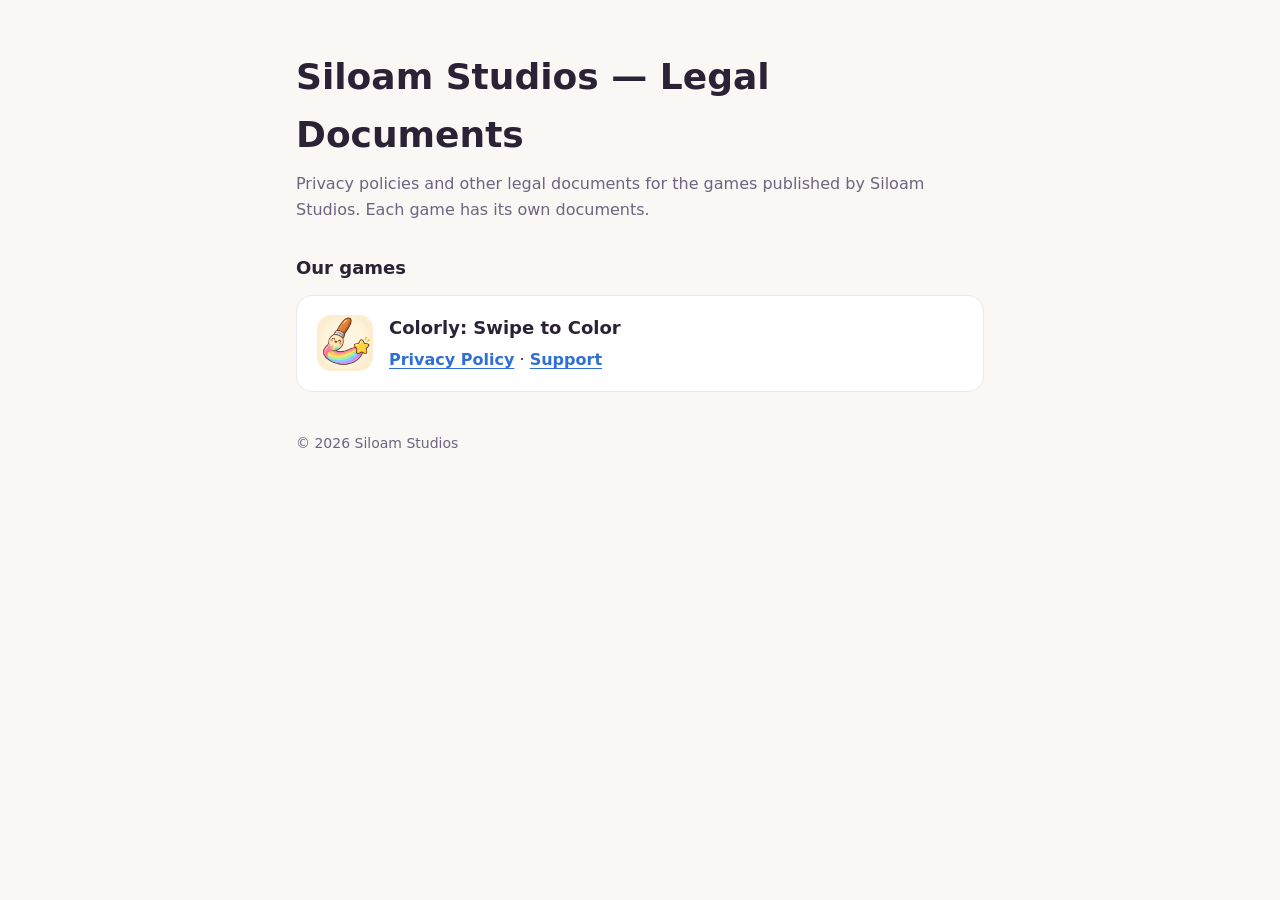
<file: index.html>
<!doctype html>
<html lang="en">
<head>
<meta charset="utf-8">
<meta name="viewport" content="width=device-width, initial-scale=1">
<title>Siloam Studios Legal</title>
<meta name="description" content="Privacy policies and legal documents for Siloam Studios games.">
<style>
  :root { --ink: #2B2236; --muted: #6E6480; --line: #ECE6F0; --card: #FFFFFF; --bg: #FAF7F4; --link: #2F6FD6; }
  * { box-sizing: border-box; }
  body {
    margin: 0; background: var(--bg); color: var(--ink); line-height: 1.6;
    font-family: system-ui, -apple-system, "Segoe UI", Roboto, sans-serif;
  }
  main { max-width: 720px; margin: 0 auto; padding: 48px 16px; }
  h1 { font-size: clamp(26px, 6vw, 36px); margin: 0 0 8px; }
  .intro { color: var(--muted); margin: 0 0 32px; }
  h2 { font-size: 18px; margin: 0 0 12px; }
  ul.games { list-style: none; margin: 0; padding: 0; }
  .game {
    background: var(--card); border: 1px solid var(--line); border-radius: 16px;
    padding: 18px 20px; margin-bottom: 14px; display: flex; align-items: center; gap: 16px;
  }
  .game img { width: 56px; height: 56px; border-radius: 14px; flex: none; }
  .game h3 { margin: 0 0 4px; font-size: 18px; }
  .game a { color: var(--link); font-weight: 600; text-underline-offset: 3px; }
  footer { margin-top: 40px; color: var(--muted); font-size: 14px; }
</style>
</head>
<body>
<main>
  <h1>Siloam Studios — Legal Documents</h1>
  <p class="intro">Privacy policies and other legal documents for the games published by Siloam Studios. Each game has its own documents.</p>
  <h2>Our games</h2>
  <ul class="games">
    <li class="game">
      <img src="colorly/privacy/icon.png" alt="" width="56" height="56">
      <div>
        <h3>Colorly: Swipe to Color</h3>
        <a href="colorly/privacy/">Privacy Policy</a> · <a href="colorly/support/">Support</a>
      </div>
    </li>
  </ul>
  <footer>© 2026 Siloam Studios</footer>
</main>
</body>
</html>
</file>
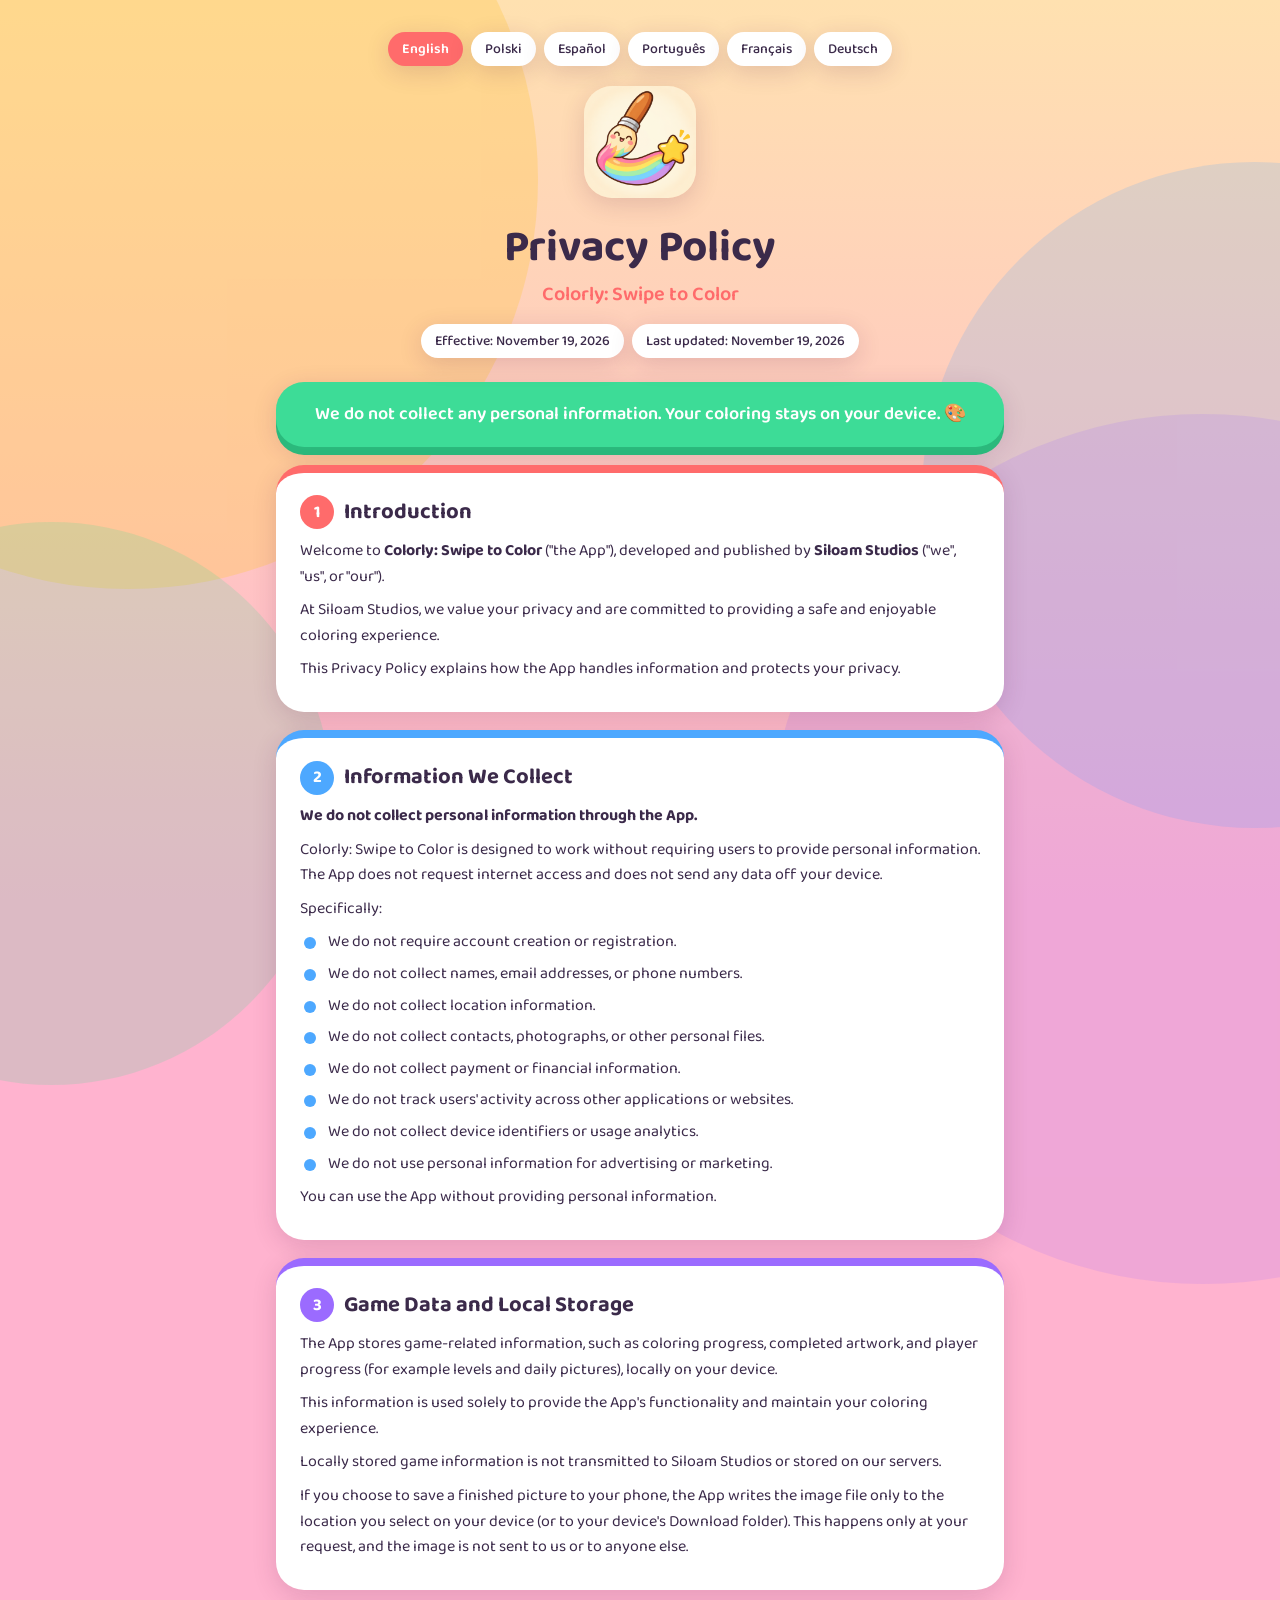
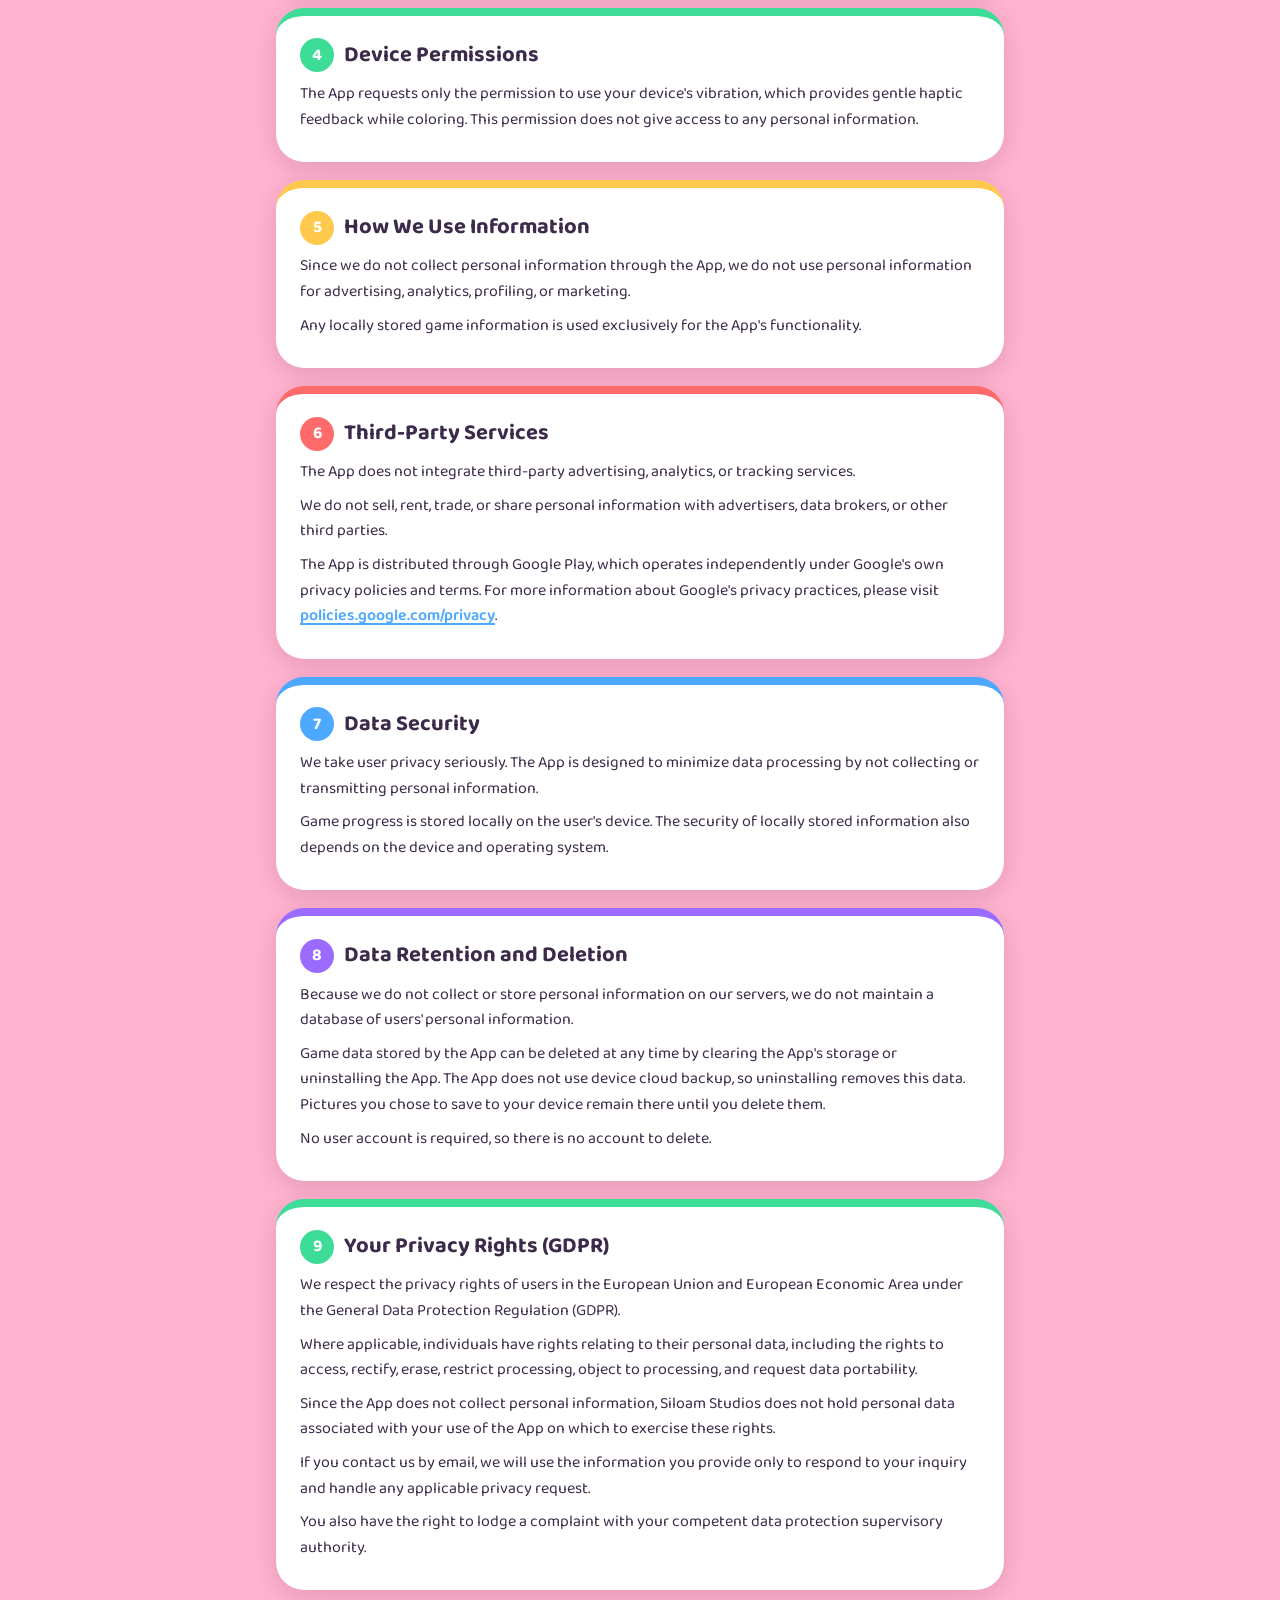
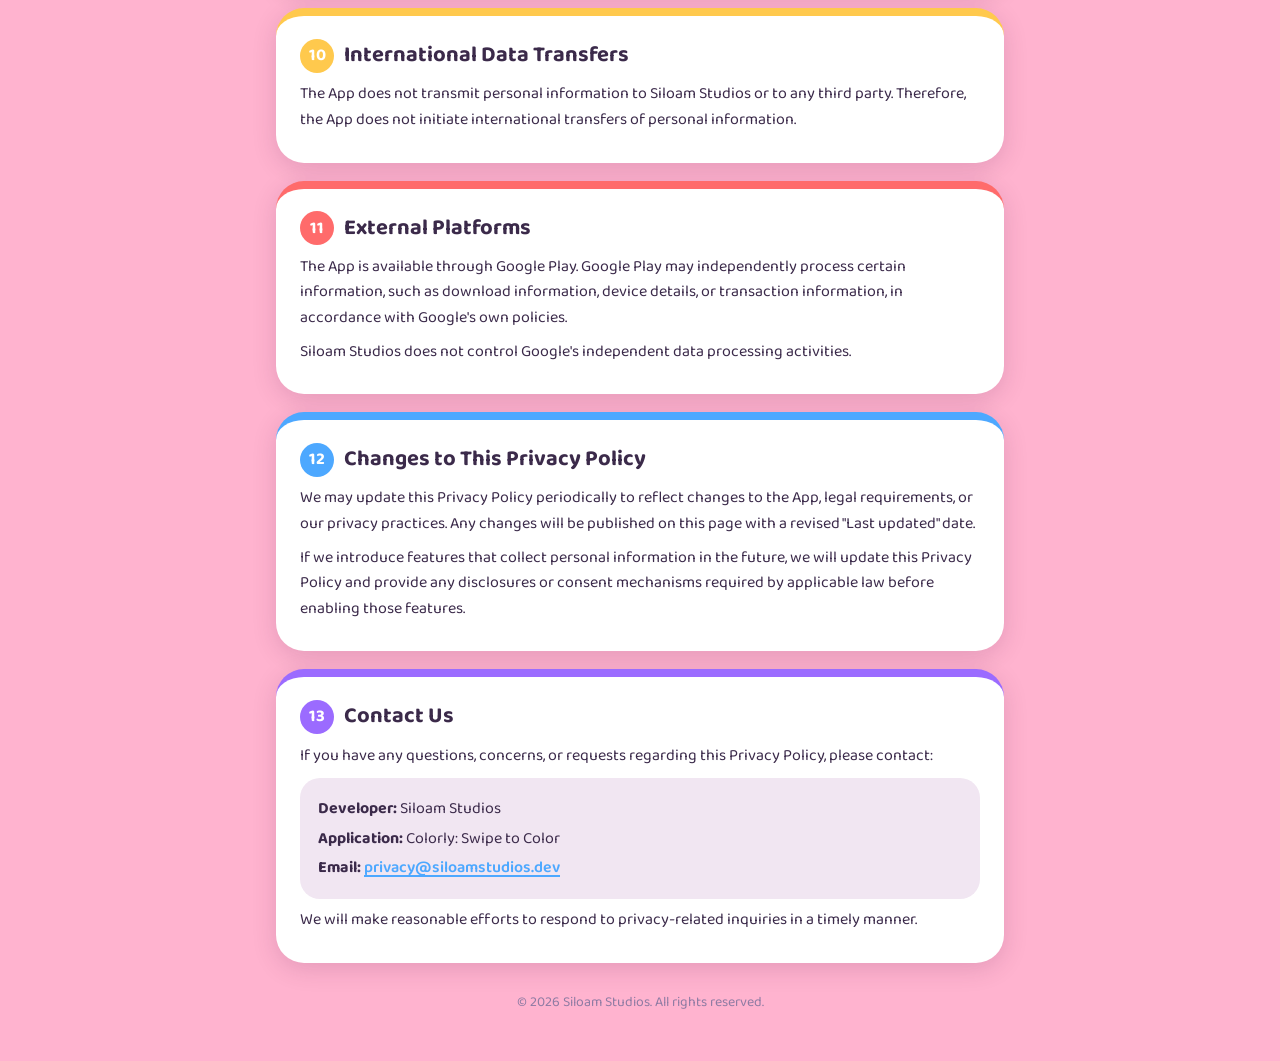
<file: colorly/privacy/index.html>
<!doctype html>
<html lang="en">
<head>
<meta charset="utf-8">
<title>Colorly Privacy Policy</title>
<meta name="viewport" content="width=device-width, initial-scale=1">
<link rel="canonical" href="https://legal.siloamstudios.dev/colorly/privacy/en/">
<meta http-equiv="refresh" content="0; url=/colorly/privacy/en/">
<script>
  var langs = ["en", "pl", "es", "pt", "fr", "de"];
  var code = (navigator.language || "en").slice(0, 2).toLowerCase();
  location.replace("/colorly/privacy/" + (langs.indexOf(code) >= 0 ? code : "en") + "/");
</script>
</head>
<body>
<p><a href="/colorly/privacy/en/">Colorly Privacy Policy</a></p>
</body>
</html>
</file>
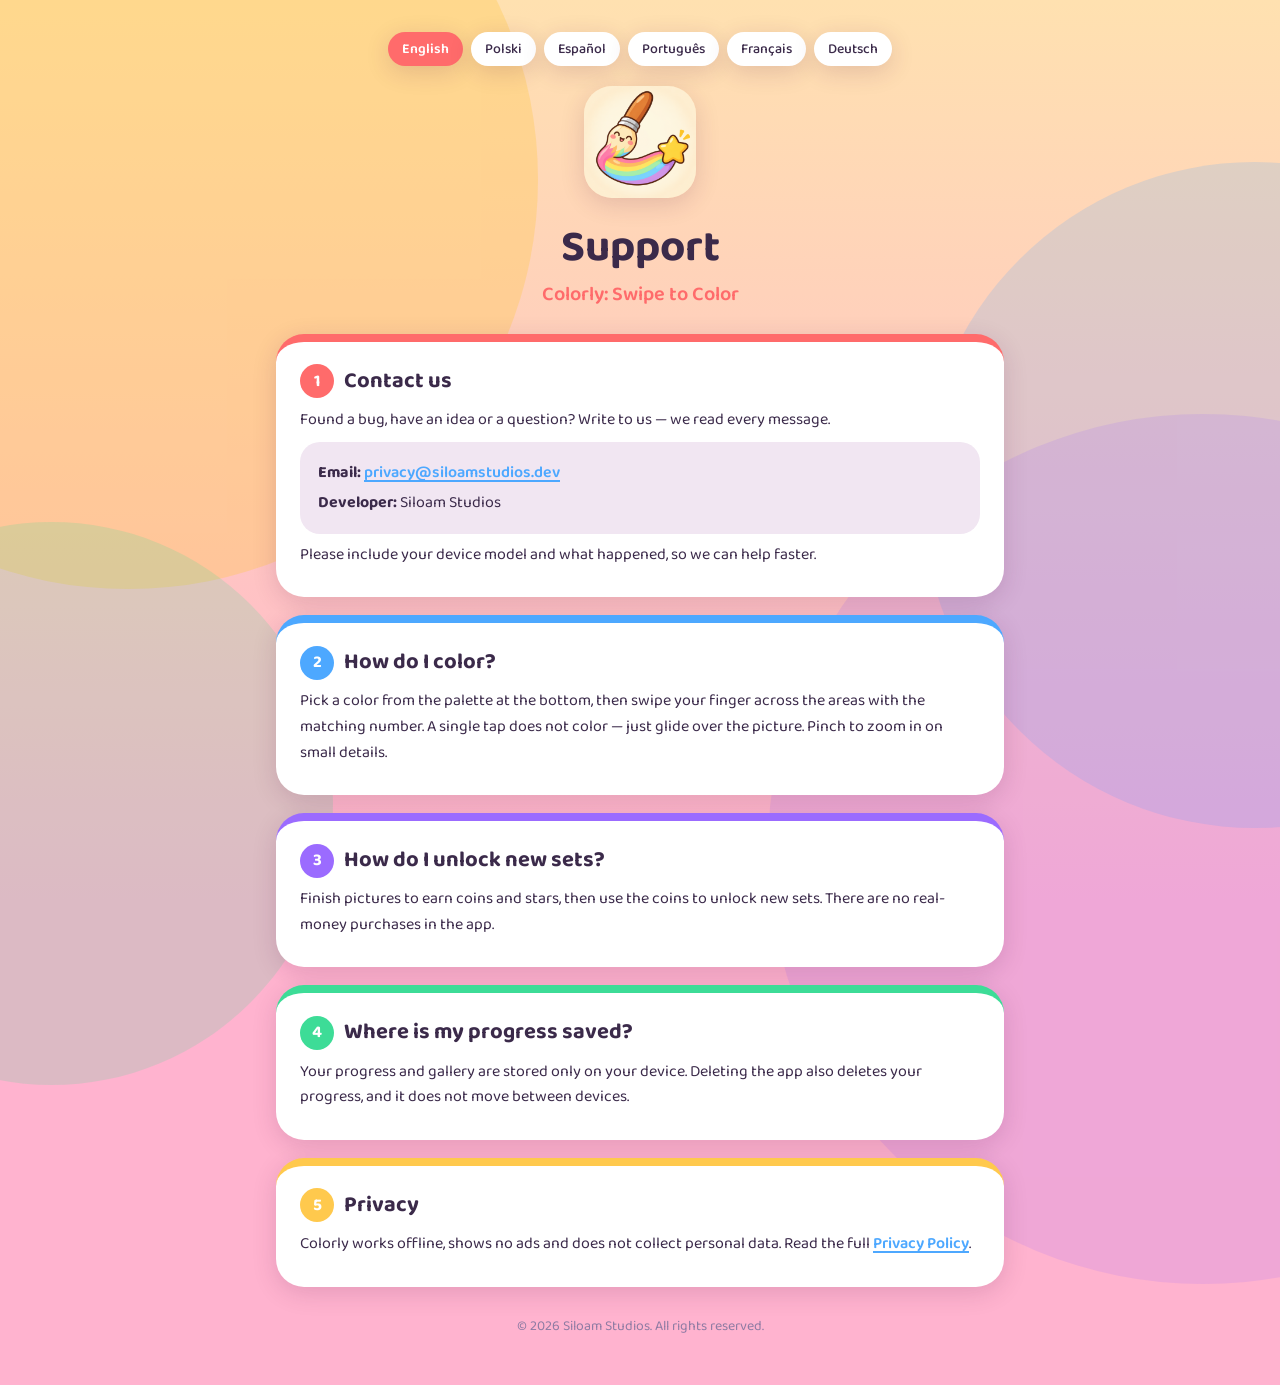
<file: colorly/support/index.html>
<!doctype html>
<html lang="en">
<head>
<meta charset="utf-8">
<title>Colorly Support</title>
<meta name="viewport" content="width=device-width, initial-scale=1">
<link rel="canonical" href="https://legal.siloamstudios.dev/colorly/support/en/">
<meta http-equiv="refresh" content="0; url=/colorly/support/en/">
<script>
  var langs = ["en", "pl", "es", "pt", "fr", "de"];
  var code = (navigator.language || "en").slice(0, 2).toLowerCase();
  location.replace("/colorly/support/" + (langs.indexOf(code) >= 0 ? code : "en") + "/");
</script>
</head>
<body>
<p><a href="/colorly/support/en/">Colorly Support</a></p>
</body>
</html>
</file>
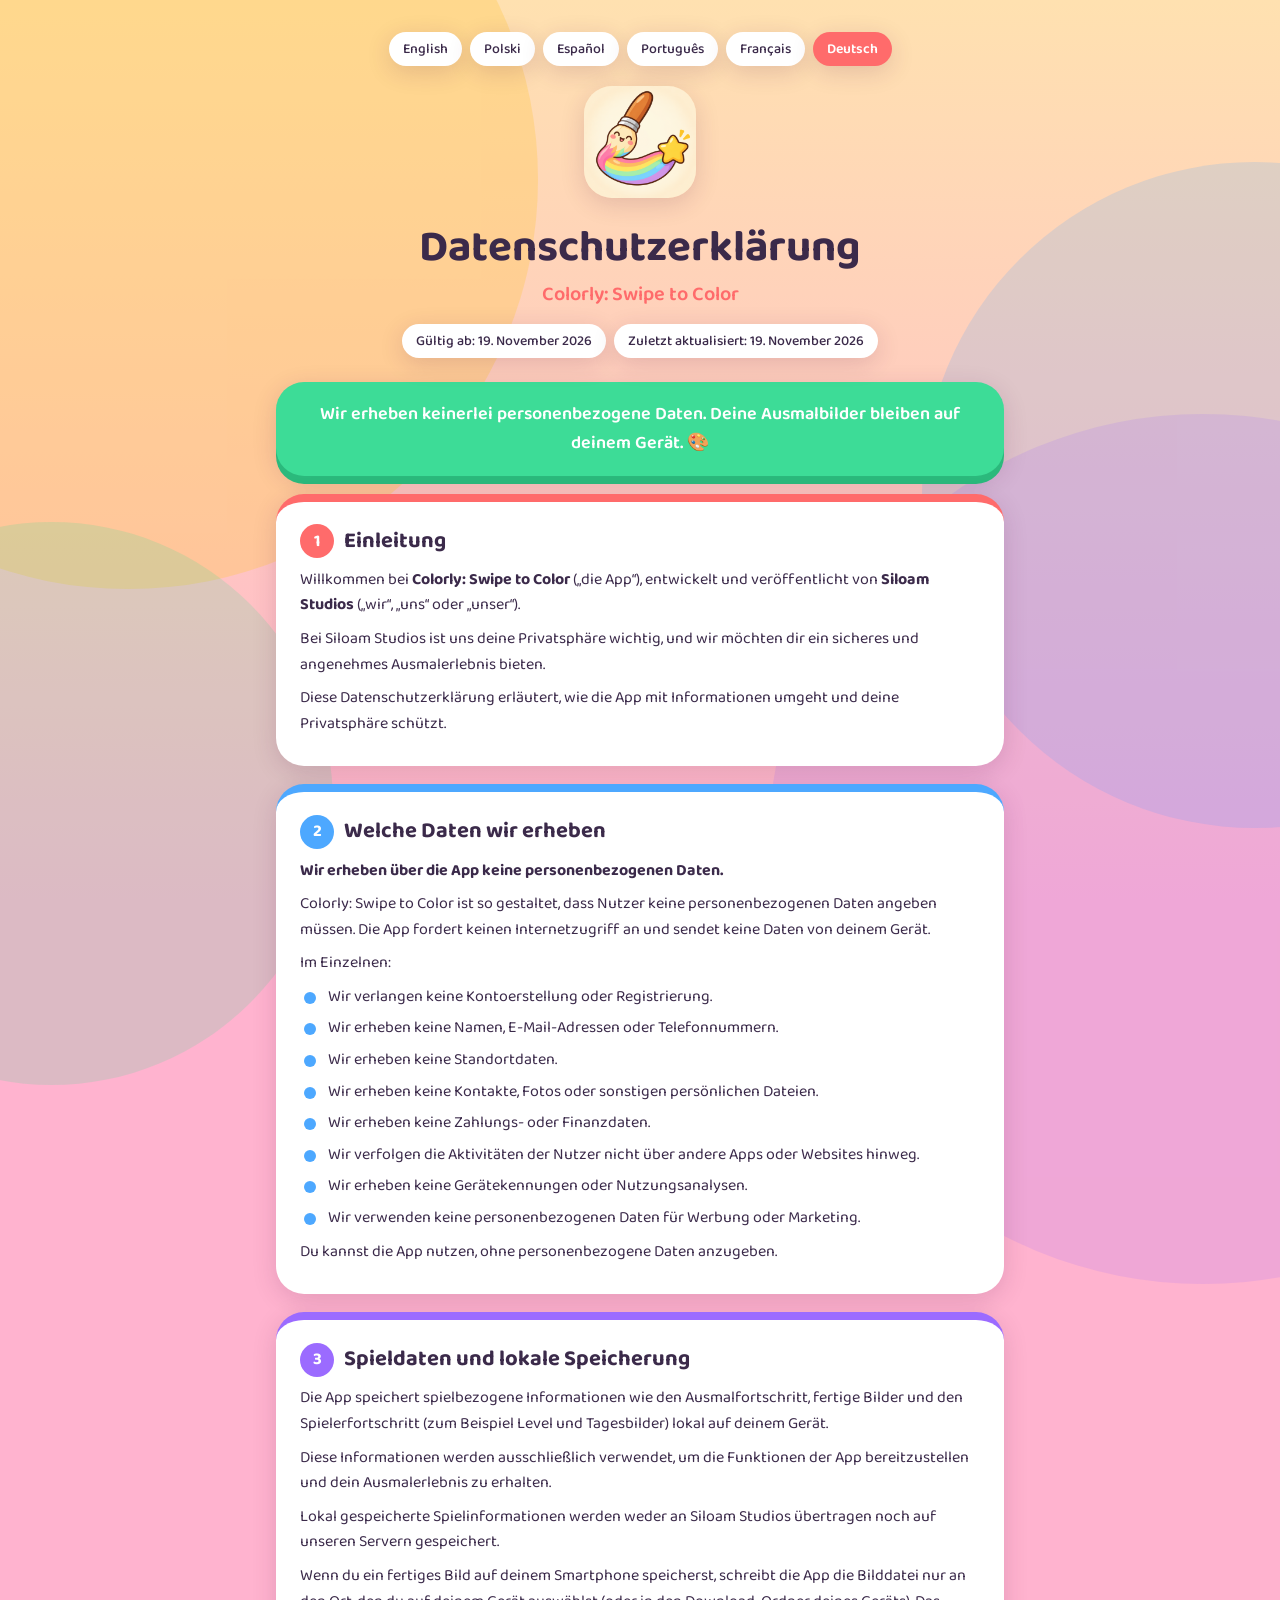
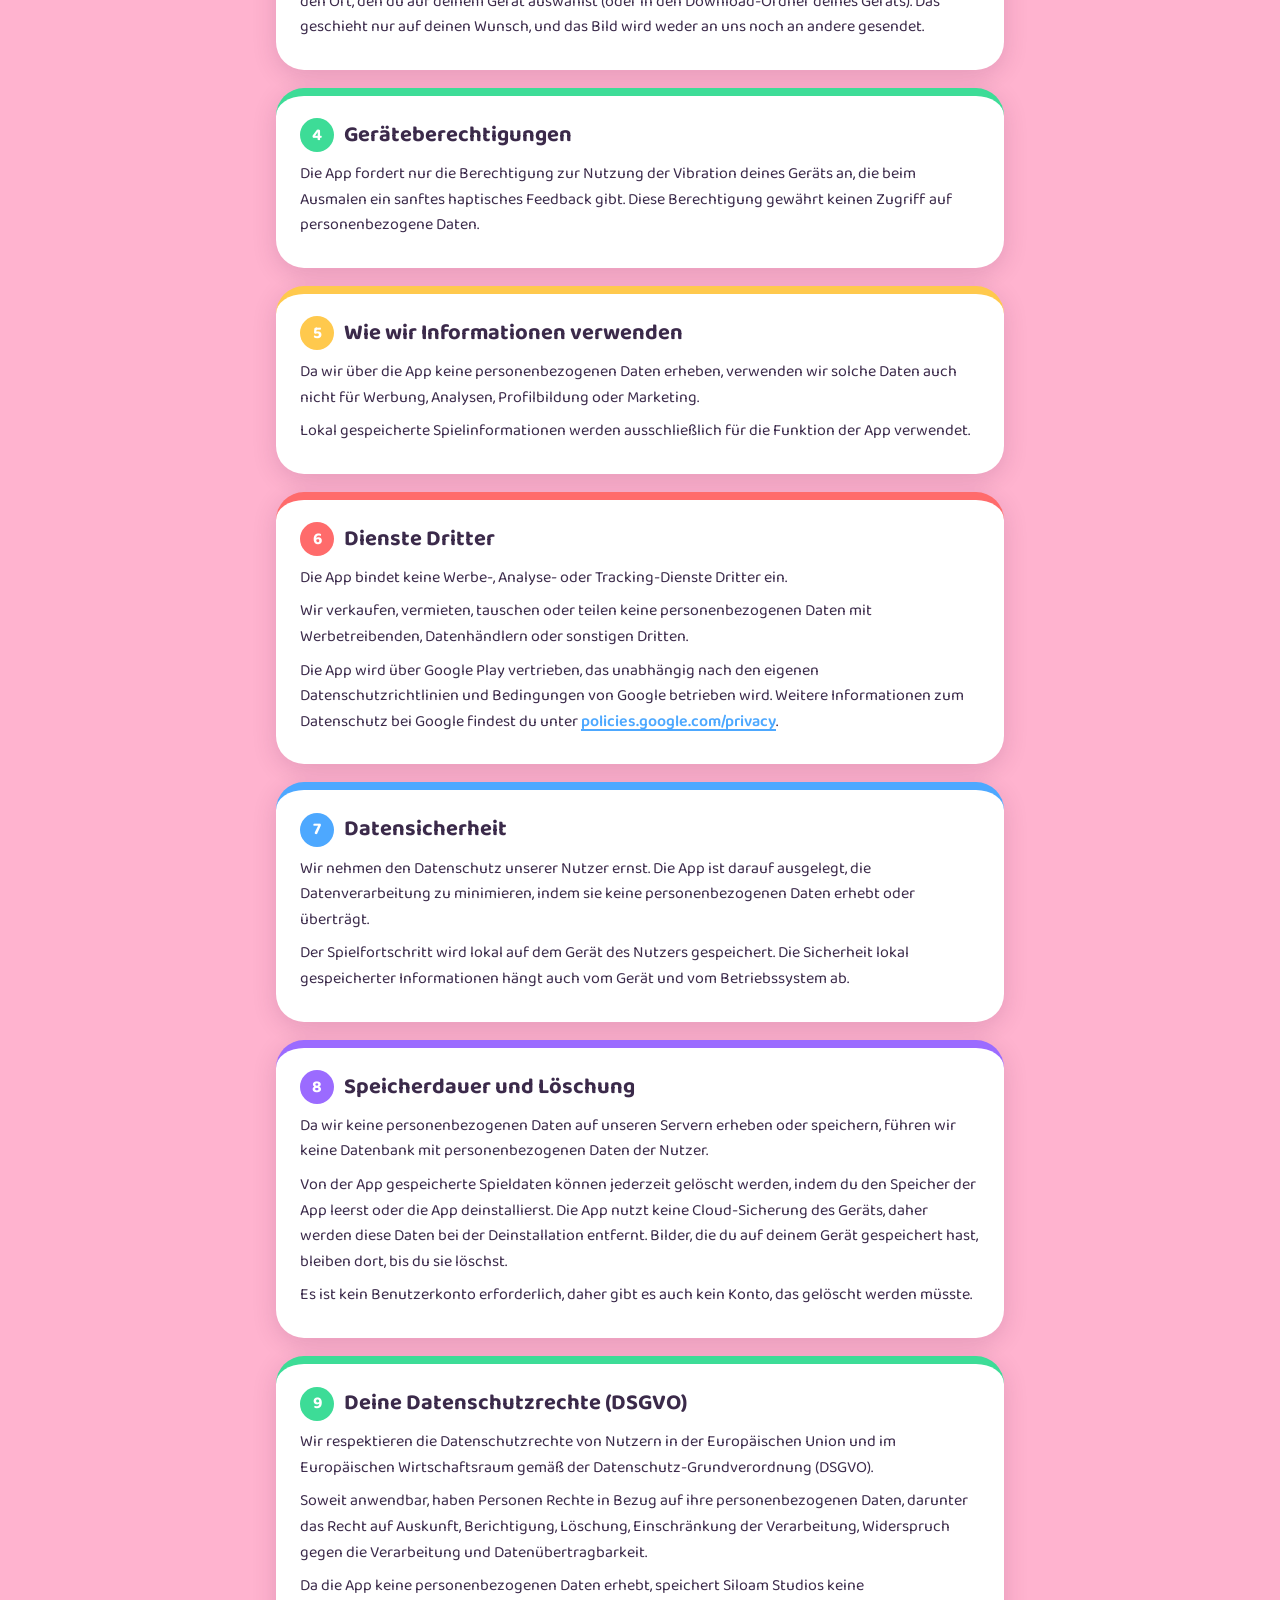
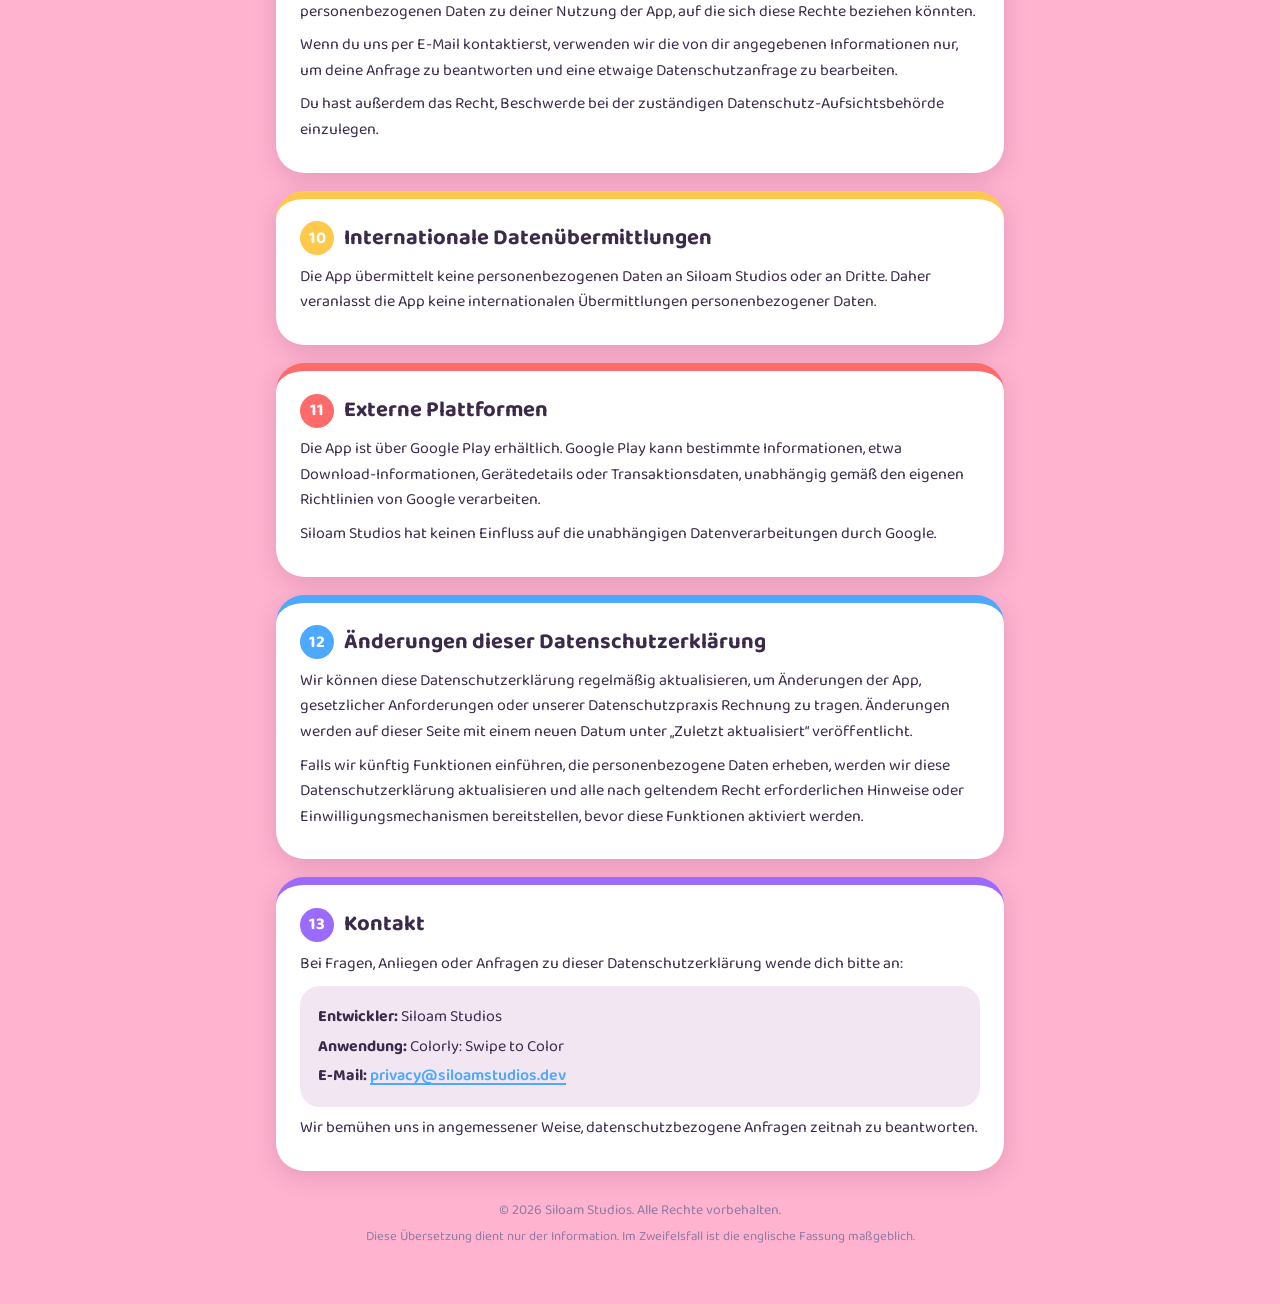
<file: colorly/privacy/de/index.html>
<!doctype html>
<html lang="de">
<head>
<meta charset="utf-8">
<meta name="viewport" content="width=device-width, initial-scale=1">
<title>Colorly Datenschutzerklärung</title>
<meta name="description" content="Datenschutzerklärung für Colorly: Swipe to Color von Siloam Studios.">
<link rel="alternate" hreflang="en" href="/colorly/privacy/en/">
<link rel="alternate" hreflang="pl" href="/colorly/privacy/pl/">
<link rel="alternate" hreflang="es" href="/colorly/privacy/es/">
<link rel="alternate" hreflang="pt" href="/colorly/privacy/pt/">
<link rel="alternate" hreflang="fr" href="/colorly/privacy/fr/">
<link rel="alternate" hreflang="de" href="/colorly/privacy/de/">
<link rel="alternate" hreflang="x-default" href="/colorly/privacy/en/">
<link rel="icon" type="image/png" href="/colorly/privacy/icon.png">
<link rel="preconnect" href="https://fonts.googleapis.com">
<link rel="preconnect" href="https://fonts.gstatic.com" crossorigin>
<link href="https://fonts.googleapis.com/css2?family=Baloo+2:wght@400;500;600;700&display=swap" rel="stylesheet">
<link rel="stylesheet" href="/colorly/privacy/style.css">
</head>
<body>
<div class="blob b1"></div><div class="blob b2"></div><div class="blob b3"></div><div class="blob b4"></div>
<main>
  <header>
    <nav class="langs" aria-label="Sprache">
      <a href="/colorly/privacy/en/" lang="en">English</a>
      <a href="/colorly/privacy/pl/" lang="pl">Polski</a>
      <a href="/colorly/privacy/es/" lang="es">Español</a>
      <a href="/colorly/privacy/pt/" lang="pt">Português</a>
      <a href="/colorly/privacy/fr/" lang="fr">Français</a>
      <a href="/colorly/privacy/de/" lang="de" aria-current="page">Deutsch</a>
    </nav>
    <img src="/colorly/privacy/icon.png" alt="App-Symbol von Colorly" width="112" height="112">
    <h1>Datenschutzerklärung</h1>
    <p class="app">Colorly: Swipe to Color</p>
    <div class="dates">
      <span class="pill">Gültig ab: 19. November 2026</span>
      <span class="pill">Zuletzt aktualisiert: 19. November 2026</span>
    </div>
  </header>

  <div class="highlight">Wir erheben keinerlei personenbezogene Daten. Deine Ausmalbilder bleiben auf deinem Gerät. 🎨</div>

  <section>
    <h2><span class="num">1</span>Einleitung</h2>
    <p>Willkommen bei <strong>Colorly: Swipe to Color</strong> („die App“), entwickelt und veröffentlicht von <strong>Siloam Studios</strong> („wir“, „uns“ oder „unser“).</p>
    <p>Bei Siloam Studios ist uns deine Privatsphäre wichtig, und wir möchten dir ein sicheres und angenehmes Ausmalerlebnis bieten.</p>
    <p>Diese Datenschutzerklärung erläutert, wie die App mit Informationen umgeht und deine Privatsphäre schützt.</p>
  </section>

  <section>
    <h2><span class="num">2</span>Welche Daten wir erheben</h2>
    <p><strong>Wir erheben über die App keine personenbezogenen Daten.</strong></p>
    <p>Colorly: Swipe to Color ist so gestaltet, dass Nutzer keine personenbezogenen Daten angeben müssen. Die App fordert keinen Internetzugriff an und sendet keine Daten von deinem Gerät.</p>
    <p>Im Einzelnen:</p>
    <ul>
      <li>Wir verlangen keine Kontoerstellung oder Registrierung.</li>
      <li>Wir erheben keine Namen, E-Mail-Adressen oder Telefonnummern.</li>
      <li>Wir erheben keine Standortdaten.</li>
      <li>Wir erheben keine Kontakte, Fotos oder sonstigen persönlichen Dateien.</li>
      <li>Wir erheben keine Zahlungs- oder Finanzdaten.</li>
      <li>Wir verfolgen die Aktivitäten der Nutzer nicht über andere Apps oder Websites hinweg.</li>
      <li>Wir erheben keine Gerätekennungen oder Nutzungsanalysen.</li>
      <li>Wir verwenden keine personenbezogenen Daten für Werbung oder Marketing.</li>
    </ul>
    <p>Du kannst die App nutzen, ohne personenbezogene Daten anzugeben.</p>
  </section>

  <section>
    <h2><span class="num">3</span>Spieldaten und lokale Speicherung</h2>
    <p>Die App speichert spielbezogene Informationen wie den Ausmalfortschritt, fertige Bilder und den Spielerfortschritt (zum Beispiel Level und Tagesbilder) lokal auf deinem Gerät.</p>
    <p>Diese Informationen werden ausschließlich verwendet, um die Funktionen der App bereitzustellen und dein Ausmalerlebnis zu erhalten.</p>
    <p>Lokal gespeicherte Spielinformationen werden weder an Siloam Studios übertragen noch auf unseren Servern gespeichert.</p>
    <p>Wenn du ein fertiges Bild auf deinem Smartphone speicherst, schreibt die App die Bilddatei nur an den Ort, den du auf deinem Gerät auswählst (oder in den Download-Ordner deines Geräts). Das geschieht nur auf deinen Wunsch, und das Bild wird weder an uns noch an andere gesendet.</p>
  </section>

  <section>
    <h2><span class="num">4</span>Geräteberechtigungen</h2>
    <p>Die App fordert nur die Berechtigung zur Nutzung der Vibration deines Geräts an, die beim Ausmalen ein sanftes haptisches Feedback gibt. Diese Berechtigung gewährt keinen Zugriff auf personenbezogene Daten.</p>
  </section>

  <section>
    <h2><span class="num">5</span>Wie wir Informationen verwenden</h2>
    <p>Da wir über die App keine personenbezogenen Daten erheben, verwenden wir solche Daten auch nicht für Werbung, Analysen, Profilbildung oder Marketing.</p>
    <p>Lokal gespeicherte Spielinformationen werden ausschließlich für die Funktion der App verwendet.</p>
  </section>

  <section>
    <h2><span class="num">6</span>Dienste Dritter</h2>
    <p>Die App bindet keine Werbe-, Analyse- oder Tracking-Dienste Dritter ein.</p>
    <p>Wir verkaufen, vermieten, tauschen oder teilen keine personenbezogenen Daten mit Werbetreibenden, Datenhändlern oder sonstigen Dritten.</p>
    <p>Die App wird über Google Play vertrieben, das unabhängig nach den eigenen Datenschutzrichtlinien und Bedingungen von Google betrieben wird. Weitere Informationen zum Datenschutz bei Google findest du unter <a href="https://policies.google.com/privacy" rel="noopener">policies.google.com/privacy</a>.</p>
  </section>

  <section>
    <h2><span class="num">7</span>Datensicherheit</h2>
    <p>Wir nehmen den Datenschutz unserer Nutzer ernst. Die App ist darauf ausgelegt, die Datenverarbeitung zu minimieren, indem sie keine personenbezogenen Daten erhebt oder überträgt.</p>
    <p>Der Spielfortschritt wird lokal auf dem Gerät des Nutzers gespeichert. Die Sicherheit lokal gespeicherter Informationen hängt auch vom Gerät und vom Betriebssystem ab.</p>
  </section>

  <section>
    <h2><span class="num">8</span>Speicherdauer und Löschung</h2>
    <p>Da wir keine personenbezogenen Daten auf unseren Servern erheben oder speichern, führen wir keine Datenbank mit personenbezogenen Daten der Nutzer.</p>
    <p>Von der App gespeicherte Spieldaten können jederzeit gelöscht werden, indem du den Speicher der App leerst oder die App deinstallierst. Die App nutzt keine Cloud-Sicherung des Geräts, daher werden diese Daten bei der Deinstallation entfernt. Bilder, die du auf deinem Gerät gespeichert hast, bleiben dort, bis du sie löschst.</p>
    <p>Es ist kein Benutzerkonto erforderlich, daher gibt es auch kein Konto, das gelöscht werden müsste.</p>
  </section>

  <section>
    <h2><span class="num">9</span>Deine Datenschutzrechte (DSGVO)</h2>
    <p>Wir respektieren die Datenschutzrechte von Nutzern in der Europäischen Union und im Europäischen Wirtschaftsraum gemäß der Datenschutz-Grundverordnung (DSGVO).</p>
    <p>Soweit anwendbar, haben Personen Rechte in Bezug auf ihre personenbezogenen Daten, darunter das Recht auf Auskunft, Berichtigung, Löschung, Einschränkung der Verarbeitung, Widerspruch gegen die Verarbeitung und Datenübertragbarkeit.</p>
    <p>Da die App keine personenbezogenen Daten erhebt, speichert Siloam Studios keine personenbezogenen Daten zu deiner Nutzung der App, auf die sich diese Rechte beziehen könnten.</p>
    <p>Wenn du uns per E-Mail kontaktierst, verwenden wir die von dir angegebenen Informationen nur, um deine Anfrage zu beantworten und eine etwaige Datenschutzanfrage zu bearbeiten.</p>
    <p>Du hast außerdem das Recht, Beschwerde bei der zuständigen Datenschutz-Aufsichtsbehörde einzulegen.</p>
  </section>

  <section>
    <h2><span class="num">10</span>Internationale Datenübermittlungen</h2>
    <p>Die App übermittelt keine personenbezogenen Daten an Siloam Studios oder an Dritte. Daher veranlasst die App keine internationalen Übermittlungen personenbezogener Daten.</p>
  </section>

  <section>
    <h2><span class="num">11</span>Externe Plattformen</h2>
    <p>Die App ist über Google Play erhältlich. Google Play kann bestimmte Informationen, etwa Download-Informationen, Gerätedetails oder Transaktionsdaten, unabhängig gemäß den eigenen Richtlinien von Google verarbeiten.</p>
    <p>Siloam Studios hat keinen Einfluss auf die unabhängigen Datenverarbeitungen durch Google.</p>
  </section>

  <section>
    <h2><span class="num">12</span>Änderungen dieser Datenschutzerklärung</h2>
    <p>Wir können diese Datenschutzerklärung regelmäßig aktualisieren, um Änderungen der App, gesetzlicher Anforderungen oder unserer Datenschutzpraxis Rechnung zu tragen. Änderungen werden auf dieser Seite mit einem neuen Datum unter „Zuletzt aktualisiert“ veröffentlicht.</p>
    <p>Falls wir künftig Funktionen einführen, die personenbezogene Daten erheben, werden wir diese Datenschutzerklärung aktualisieren und alle nach geltendem Recht erforderlichen Hinweise oder Einwilligungsmechanismen bereitstellen, bevor diese Funktionen aktiviert werden.</p>
  </section>

  <section>
    <h2><span class="num">13</span>Kontakt</h2>
    <p>Bei Fragen, Anliegen oder Anfragen zu dieser Datenschutzerklärung wende dich bitte an:</p>
    <div class="contact">
      <p><strong>Entwickler:</strong> Siloam Studios</p>
      <p><strong>Anwendung:</strong> Colorly: Swipe to Color</p>
      <p><strong>E-Mail:</strong> <a href="mailto:privacy@siloamstudios.dev">privacy@siloamstudios.dev</a></p>
    </div>
    <p>Wir bemühen uns in angemessener Weise, datenschutzbezogene Anfragen zeitnah zu beantworten.</p>
  </section>

  <footer>© 2026 Siloam Studios. Alle Rechte vorbehalten.<p class="note">Diese Übersetzung dient nur der Information. Im Zweifelsfall ist die englische Fassung maßgeblich.</p></footer>
</main>
</body>
</html>
</file>
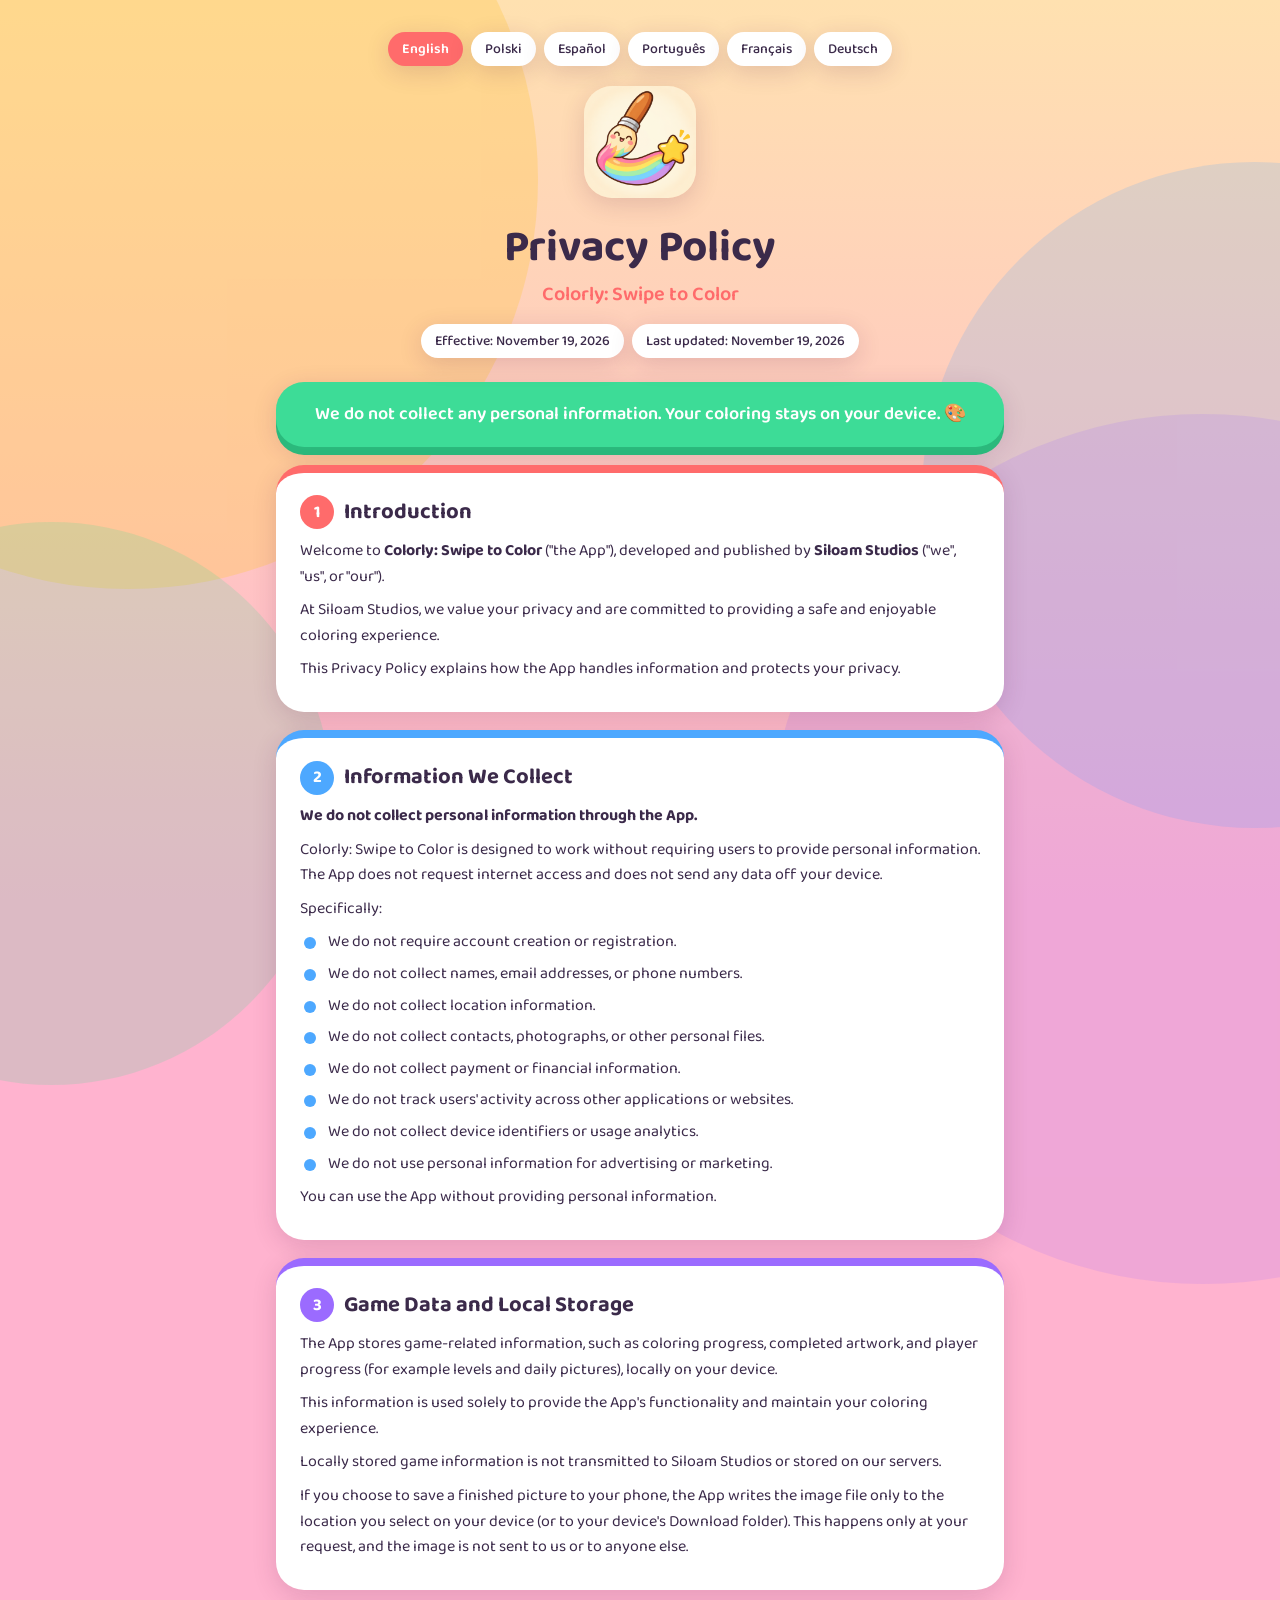
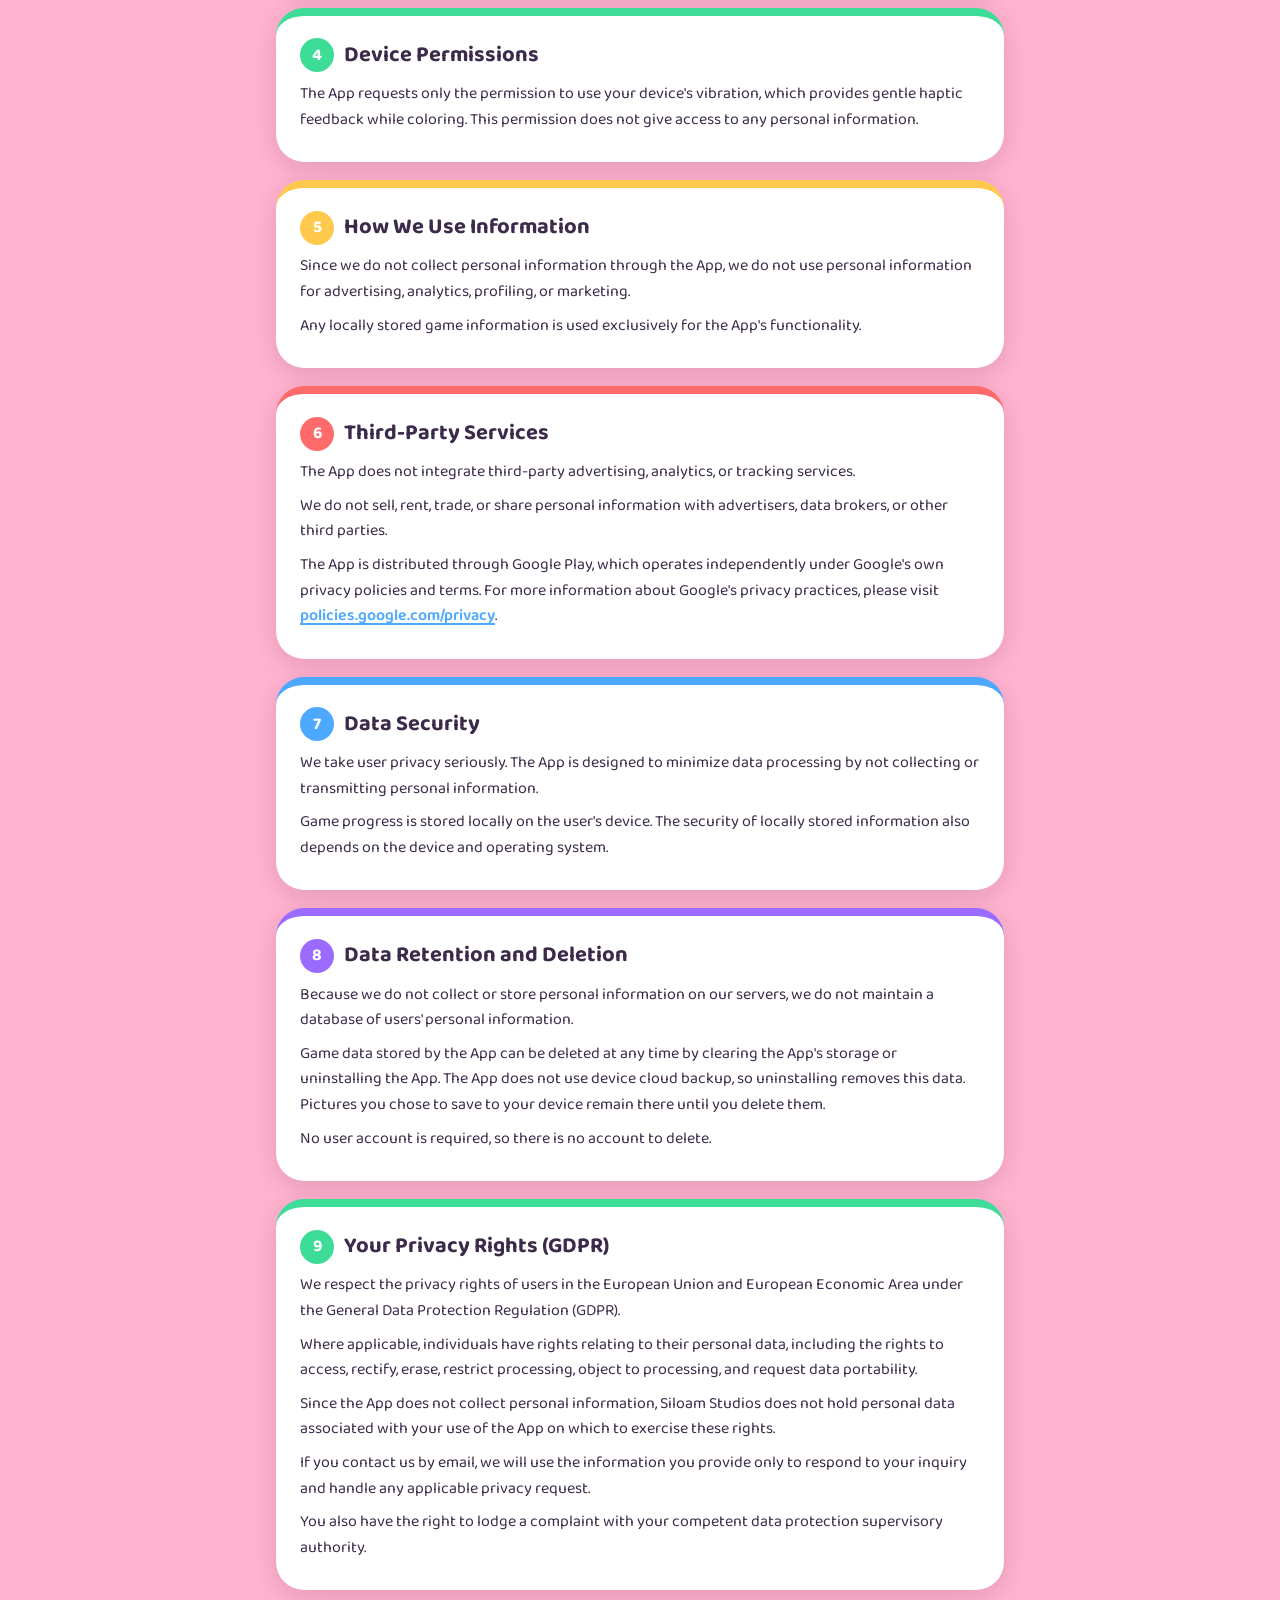
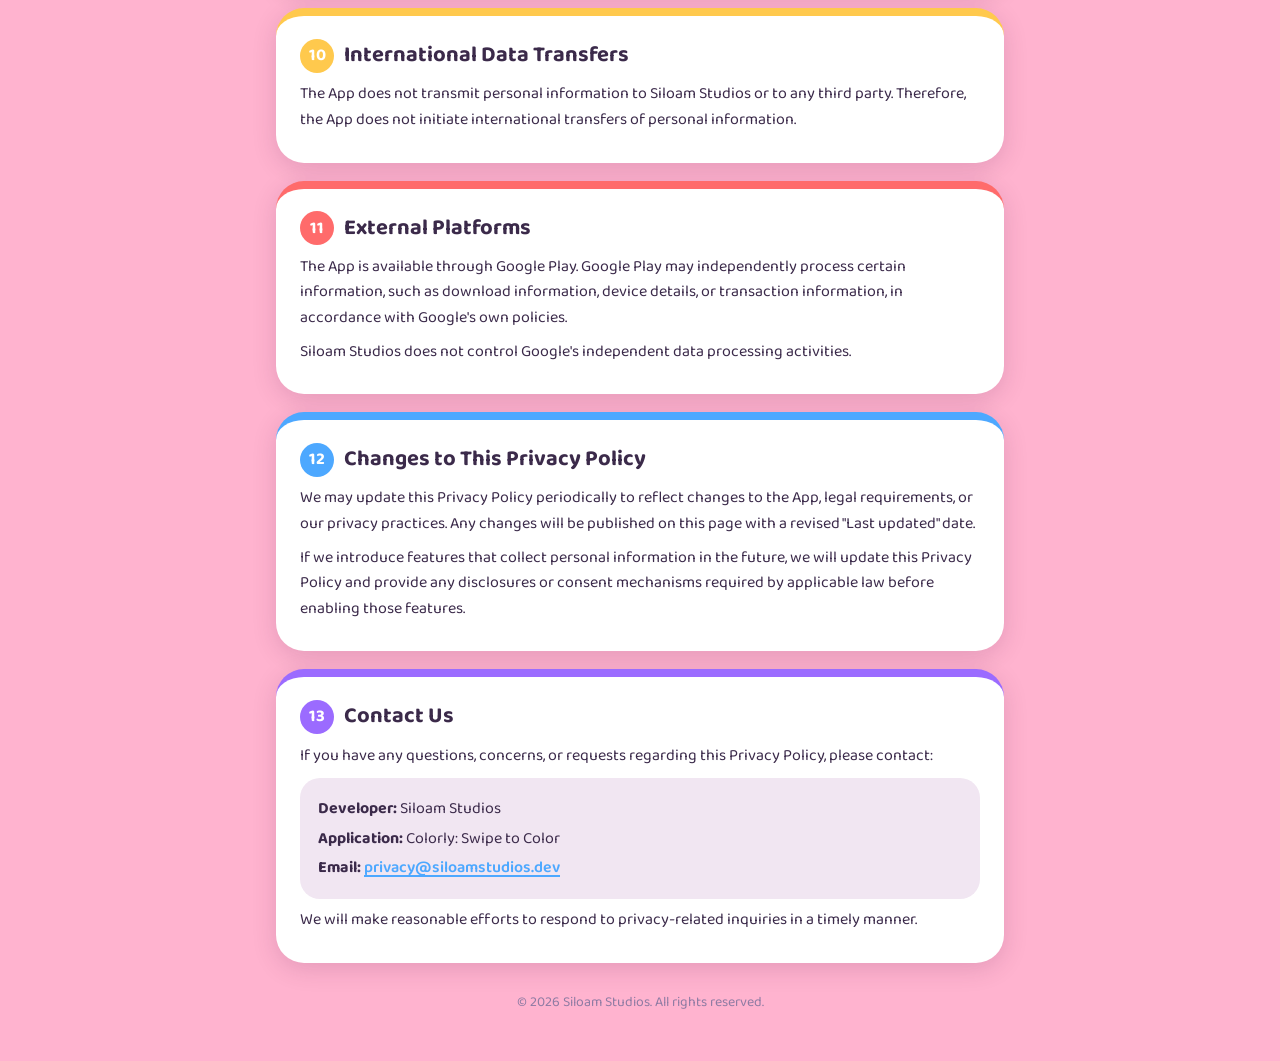
<file: colorly/privacy/en/index.html>
<!doctype html>
<html lang="en">
<head>
<meta charset="utf-8">
<meta name="viewport" content="width=device-width, initial-scale=1">
<title>Colorly Privacy Policy</title>
<meta name="description" content="Privacy Policy for Colorly: Swipe to Color by Siloam Studios.">
<link rel="alternate" hreflang="en" href="/colorly/privacy/en/">
<link rel="alternate" hreflang="pl" href="/colorly/privacy/pl/">
<link rel="alternate" hreflang="es" href="/colorly/privacy/es/">
<link rel="alternate" hreflang="pt" href="/colorly/privacy/pt/">
<link rel="alternate" hreflang="fr" href="/colorly/privacy/fr/">
<link rel="alternate" hreflang="de" href="/colorly/privacy/de/">
<link rel="alternate" hreflang="x-default" href="/colorly/privacy/en/">
<link rel="icon" type="image/png" href="/colorly/privacy/icon.png">
<link rel="preconnect" href="https://fonts.googleapis.com">
<link rel="preconnect" href="https://fonts.gstatic.com" crossorigin>
<link href="https://fonts.googleapis.com/css2?family=Baloo+2:wght@400;500;600;700&display=swap" rel="stylesheet">
<link rel="stylesheet" href="/colorly/privacy/style.css">
</head>
<body>
<div class="blob b1"></div><div class="blob b2"></div><div class="blob b3"></div><div class="blob b4"></div>
<main>
  <header>
    <nav class="langs" aria-label="Language">
      <a href="/colorly/privacy/en/" lang="en" aria-current="page">English</a>
      <a href="/colorly/privacy/pl/" lang="pl">Polski</a>
      <a href="/colorly/privacy/es/" lang="es">Español</a>
      <a href="/colorly/privacy/pt/" lang="pt">Português</a>
      <a href="/colorly/privacy/fr/" lang="fr">Français</a>
      <a href="/colorly/privacy/de/" lang="de">Deutsch</a>
    </nav>
    <img src="/colorly/privacy/icon.png" alt="Colorly app icon" width="112" height="112">
    <h1>Privacy Policy</h1>
    <p class="app">Colorly: Swipe to Color</p>
    <div class="dates">
      <span class="pill">Effective: November 19, 2026</span>
      <span class="pill">Last updated: November 19, 2026</span>
    </div>
  </header>

  <div class="highlight">We do not collect any personal information. Your coloring stays on your device. 🎨</div>

  <section>
    <h2><span class="num">1</span>Introduction</h2>
    <p>Welcome to <strong>Colorly: Swipe to Color</strong> ("the App"), developed and published by <strong>Siloam Studios</strong> ("we", "us", or "our").</p>
    <p>At Siloam Studios, we value your privacy and are committed to providing a safe and enjoyable coloring experience.</p>
    <p>This Privacy Policy explains how the App handles information and protects your privacy.</p>
  </section>

  <section>
    <h2><span class="num">2</span>Information We Collect</h2>
    <p><strong>We do not collect personal information through the App.</strong></p>
    <p>Colorly: Swipe to Color is designed to work without requiring users to provide personal information. The App does not request internet access and does not send any data off your device.</p>
    <p>Specifically:</p>
    <ul>
      <li>We do not require account creation or registration.</li>
      <li>We do not collect names, email addresses, or phone numbers.</li>
      <li>We do not collect location information.</li>
      <li>We do not collect contacts, photographs, or other personal files.</li>
      <li>We do not collect payment or financial information.</li>
      <li>We do not track users' activity across other applications or websites.</li>
      <li>We do not collect device identifiers or usage analytics.</li>
      <li>We do not use personal information for advertising or marketing.</li>
    </ul>
    <p>You can use the App without providing personal information.</p>
  </section>

  <section>
    <h2><span class="num">3</span>Game Data and Local Storage</h2>
    <p>The App stores game-related information, such as coloring progress, completed artwork, and player progress (for example levels and daily pictures), locally on your device.</p>
    <p>This information is used solely to provide the App's functionality and maintain your coloring experience.</p>
    <p>Locally stored game information is not transmitted to Siloam Studios or stored on our servers.</p>
    <p>If you choose to save a finished picture to your phone, the App writes the image file only to the location you select on your device (or to your device's Download folder). This happens only at your request, and the image is not sent to us or to anyone else.</p>
  </section>

  <section>
    <h2><span class="num">4</span>Device Permissions</h2>
    <p>The App requests only the permission to use your device's vibration, which provides gentle haptic feedback while coloring. This permission does not give access to any personal information.</p>
  </section>

  <section>
    <h2><span class="num">5</span>How We Use Information</h2>
    <p>Since we do not collect personal information through the App, we do not use personal information for advertising, analytics, profiling, or marketing.</p>
    <p>Any locally stored game information is used exclusively for the App's functionality.</p>
  </section>

  <section>
    <h2><span class="num">6</span>Third-Party Services</h2>
    <p>The App does not integrate third-party advertising, analytics, or tracking services.</p>
    <p>We do not sell, rent, trade, or share personal information with advertisers, data brokers, or other third parties.</p>
    <p>The App is distributed through Google Play, which operates independently under Google's own privacy policies and terms. For more information about Google's privacy practices, please visit <a href="https://policies.google.com/privacy" rel="noopener">policies.google.com/privacy</a>.</p>
  </section>

  <section>
    <h2><span class="num">7</span>Data Security</h2>
    <p>We take user privacy seriously. The App is designed to minimize data processing by not collecting or transmitting personal information.</p>
    <p>Game progress is stored locally on the user's device. The security of locally stored information also depends on the device and operating system.</p>
  </section>

  <section>
    <h2><span class="num">8</span>Data Retention and Deletion</h2>
    <p>Because we do not collect or store personal information on our servers, we do not maintain a database of users' personal information.</p>
    <p>Game data stored by the App can be deleted at any time by clearing the App's storage or uninstalling the App. The App does not use device cloud backup, so uninstalling removes this data. Pictures you chose to save to your device remain there until you delete them.</p>
    <p>No user account is required, so there is no account to delete.</p>
  </section>

  <section>
    <h2><span class="num">9</span>Your Privacy Rights (GDPR)</h2>
    <p>We respect the privacy rights of users in the European Union and European Economic Area under the General Data Protection Regulation (GDPR).</p>
    <p>Where applicable, individuals have rights relating to their personal data, including the rights to access, rectify, erase, restrict processing, object to processing, and request data portability.</p>
    <p>Since the App does not collect personal information, Siloam Studios does not hold personal data associated with your use of the App on which to exercise these rights.</p>
    <p>If you contact us by email, we will use the information you provide only to respond to your inquiry and handle any applicable privacy request.</p>
    <p>You also have the right to lodge a complaint with your competent data protection supervisory authority.</p>
  </section>

  <section>
    <h2><span class="num">10</span>International Data Transfers</h2>
    <p>The App does not transmit personal information to Siloam Studios or to any third party. Therefore, the App does not initiate international transfers of personal information.</p>
  </section>

  <section>
    <h2><span class="num">11</span>External Platforms</h2>
    <p>The App is available through Google Play. Google Play may independently process certain information, such as download information, device details, or transaction information, in accordance with Google's own policies.</p>
    <p>Siloam Studios does not control Google's independent data processing activities.</p>
  </section>

  <section>
    <h2><span class="num">12</span>Changes to This Privacy Policy</h2>
    <p>We may update this Privacy Policy periodically to reflect changes to the App, legal requirements, or our privacy practices. Any changes will be published on this page with a revised "Last updated" date.</p>
    <p>If we introduce features that collect personal information in the future, we will update this Privacy Policy and provide any disclosures or consent mechanisms required by applicable law before enabling those features.</p>
  </section>

  <section>
    <h2><span class="num">13</span>Contact Us</h2>
    <p>If you have any questions, concerns, or requests regarding this Privacy Policy, please contact:</p>
    <div class="contact">
      <p><strong>Developer:</strong> Siloam Studios</p>
      <p><strong>Application:</strong> Colorly: Swipe to Color</p>
      <p><strong>Email:</strong> <a href="mailto:privacy@siloamstudios.dev">privacy@siloamstudios.dev</a></p>
    </div>
    <p>We will make reasonable efforts to respond to privacy-related inquiries in a timely manner.</p>
  </section>

  <footer>© 2026 Siloam Studios. All rights reserved.</footer>
</main>
</body>
</html>
</file>
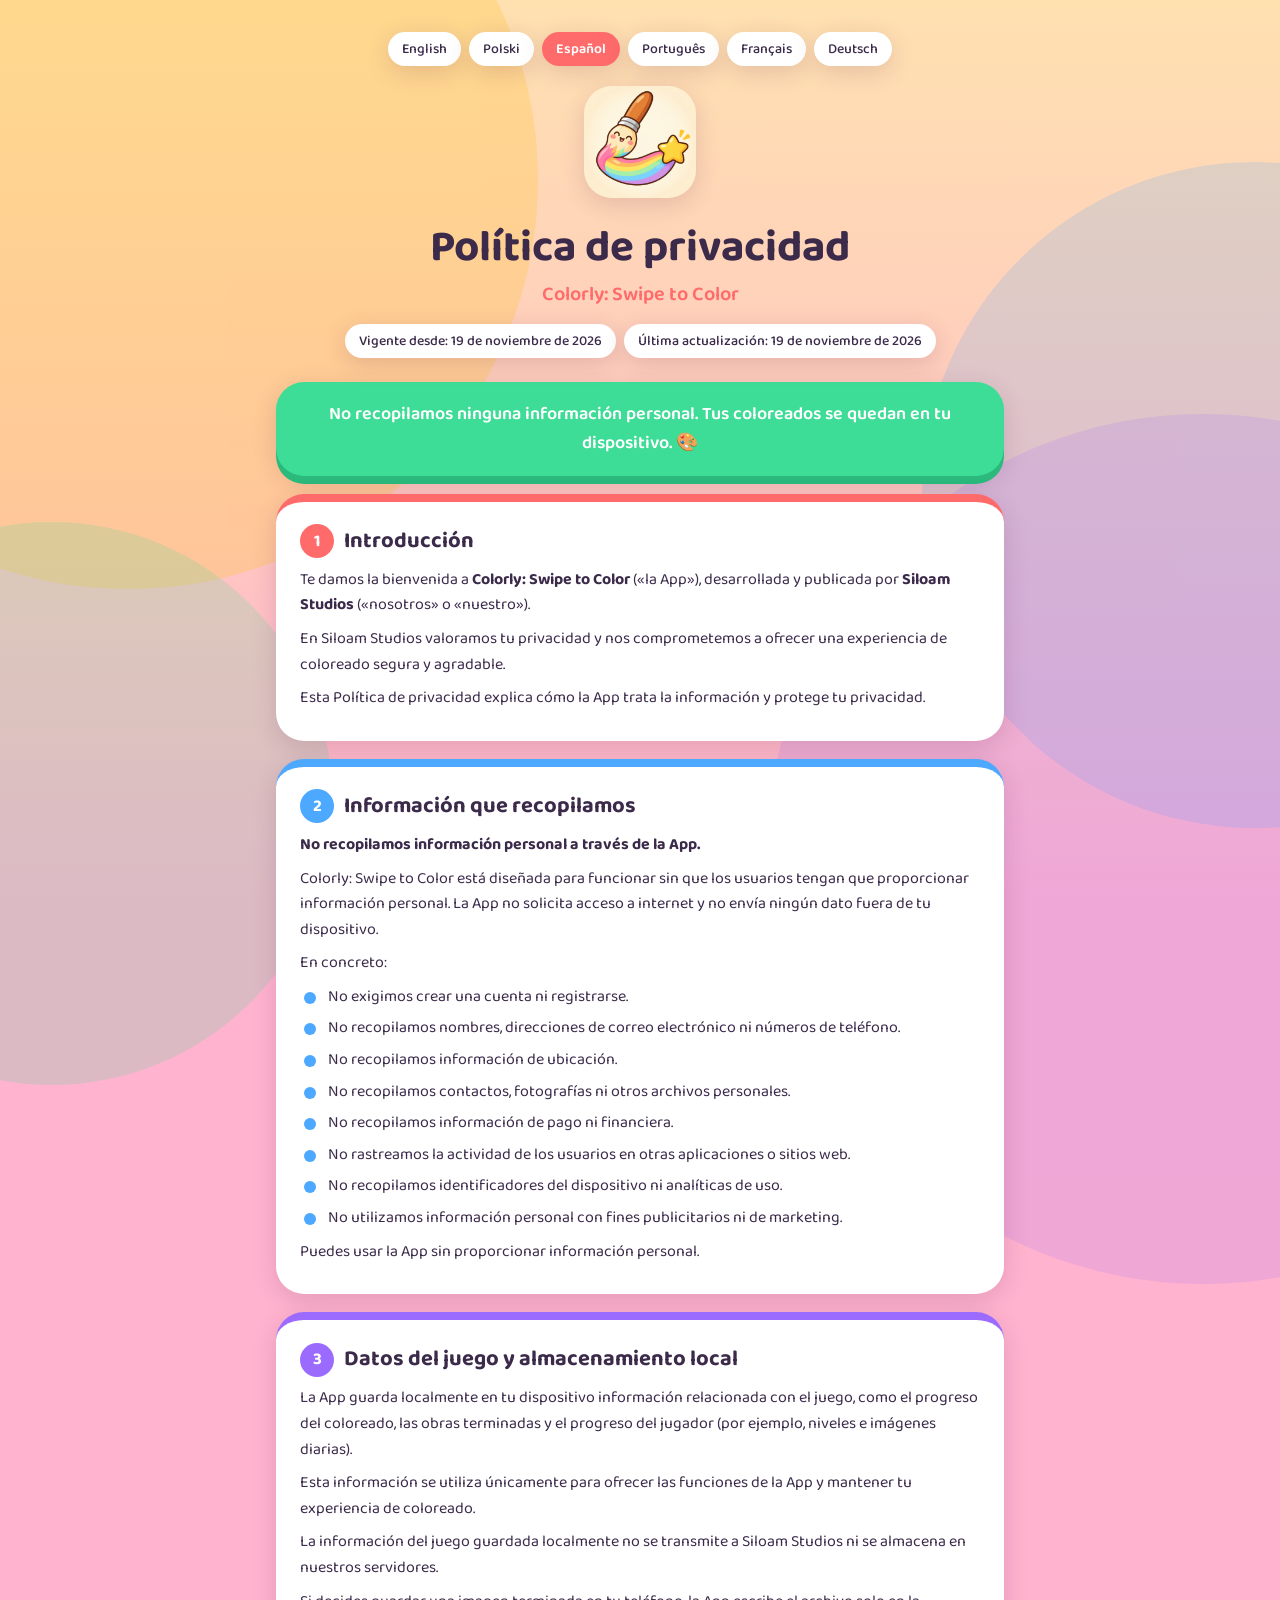
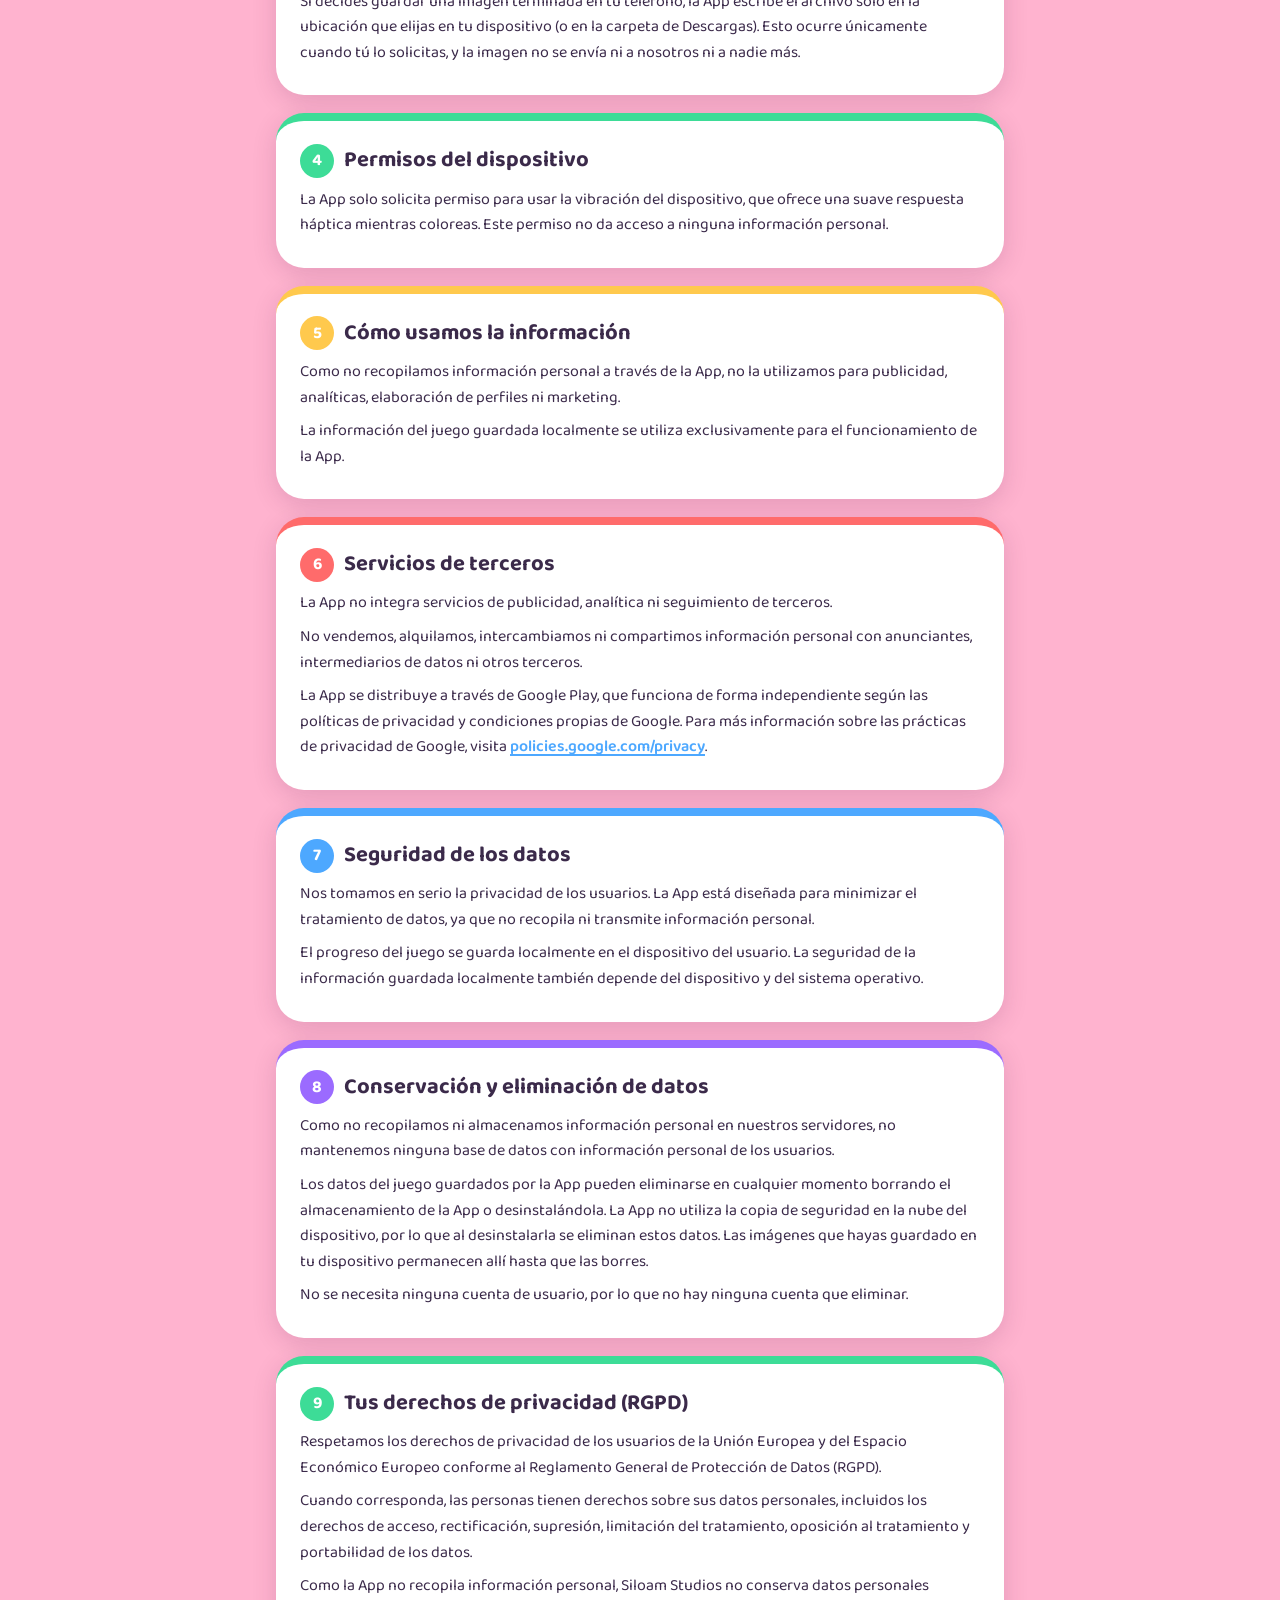
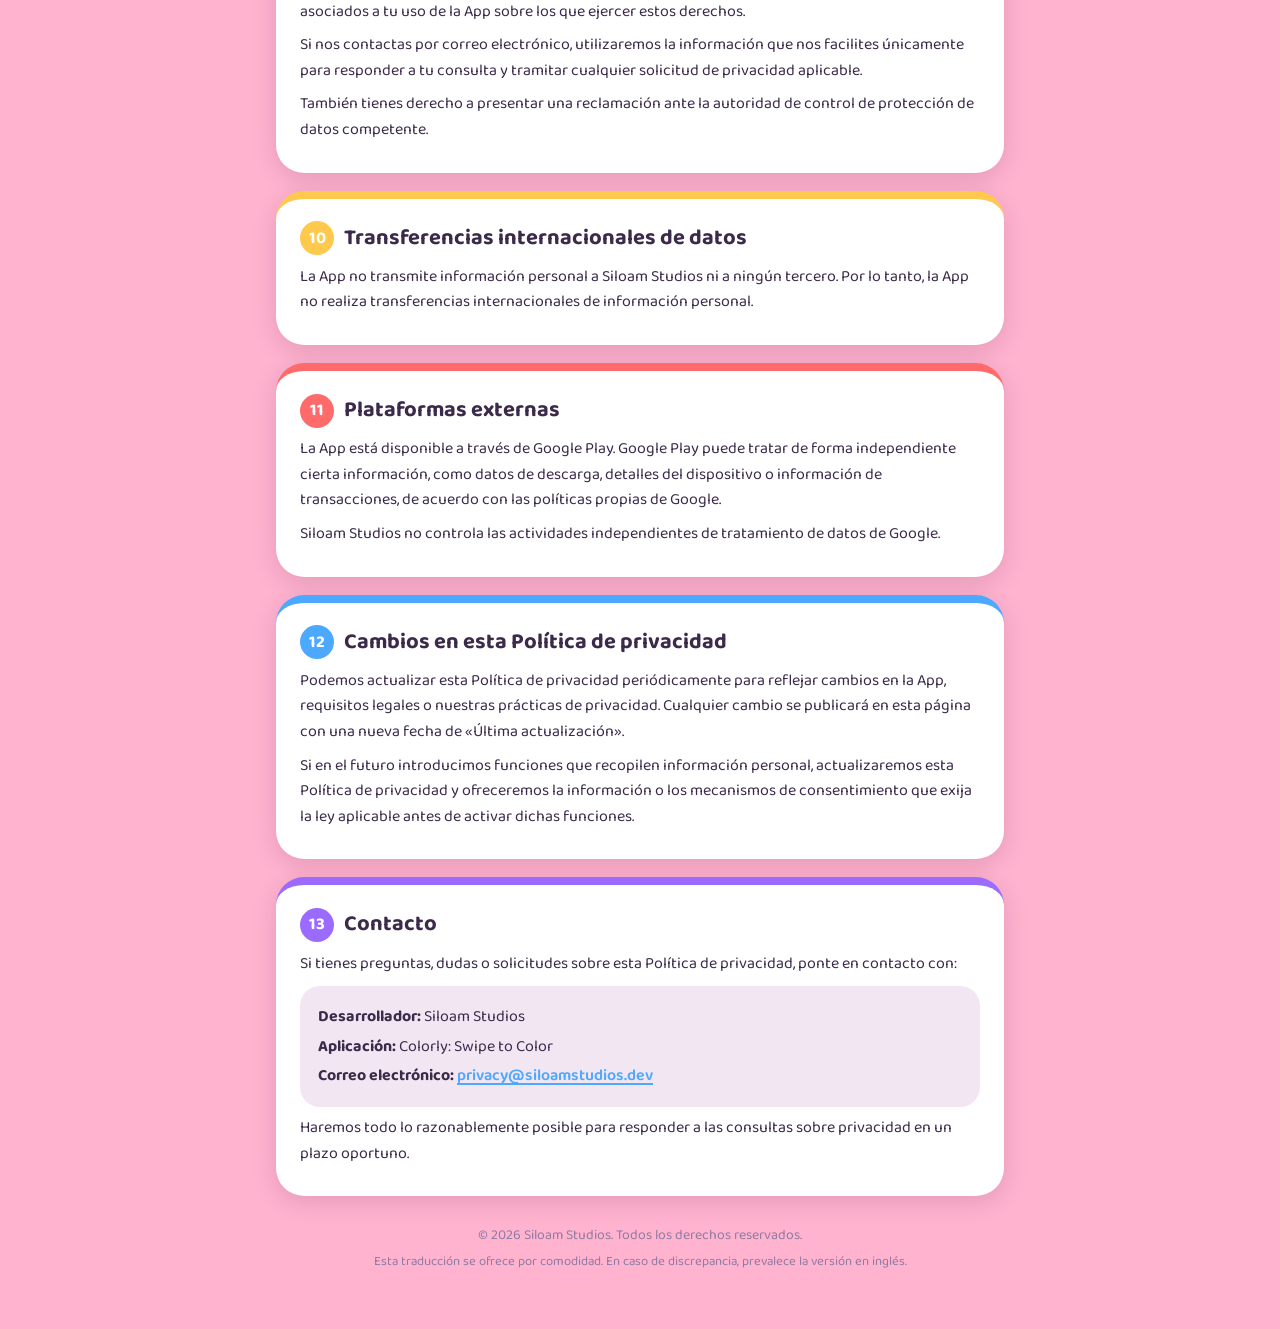
<file: colorly/privacy/es/index.html>
<!doctype html>
<html lang="es">
<head>
<meta charset="utf-8">
<meta name="viewport" content="width=device-width, initial-scale=1">
<title>Política de privacidad de Colorly</title>
<meta name="description" content="Política de privacidad de Colorly: Swipe to Color de Siloam Studios.">
<link rel="alternate" hreflang="en" href="/colorly/privacy/en/">
<link rel="alternate" hreflang="pl" href="/colorly/privacy/pl/">
<link rel="alternate" hreflang="es" href="/colorly/privacy/es/">
<link rel="alternate" hreflang="pt" href="/colorly/privacy/pt/">
<link rel="alternate" hreflang="fr" href="/colorly/privacy/fr/">
<link rel="alternate" hreflang="de" href="/colorly/privacy/de/">
<link rel="alternate" hreflang="x-default" href="/colorly/privacy/en/">
<link rel="icon" type="image/png" href="/colorly/privacy/icon.png">
<link rel="preconnect" href="https://fonts.googleapis.com">
<link rel="preconnect" href="https://fonts.gstatic.com" crossorigin>
<link href="https://fonts.googleapis.com/css2?family=Baloo+2:wght@400;500;600;700&display=swap" rel="stylesheet">
<link rel="stylesheet" href="/colorly/privacy/style.css">
</head>
<body>
<div class="blob b1"></div><div class="blob b2"></div><div class="blob b3"></div><div class="blob b4"></div>
<main>
  <header>
    <nav class="langs" aria-label="Idioma">
      <a href="/colorly/privacy/en/" lang="en">English</a>
      <a href="/colorly/privacy/pl/" lang="pl">Polski</a>
      <a href="/colorly/privacy/es/" lang="es" aria-current="page">Español</a>
      <a href="/colorly/privacy/pt/" lang="pt">Português</a>
      <a href="/colorly/privacy/fr/" lang="fr">Français</a>
      <a href="/colorly/privacy/de/" lang="de">Deutsch</a>
    </nav>
    <img src="/colorly/privacy/icon.png" alt="Icono de la app Colorly" width="112" height="112">
    <h1>Política de privacidad</h1>
    <p class="app">Colorly: Swipe to Color</p>
    <div class="dates">
      <span class="pill">Vigente desde: 19 de noviembre de 2026</span>
      <span class="pill">Última actualización: 19 de noviembre de 2026</span>
    </div>
  </header>

  <div class="highlight">No recopilamos ninguna información personal. Tus coloreados se quedan en tu dispositivo. 🎨</div>

  <section>
    <h2><span class="num">1</span>Introducción</h2>
    <p>Te damos la bienvenida a <strong>Colorly: Swipe to Color</strong> («la App»), desarrollada y publicada por <strong>Siloam Studios</strong> («nosotros» o «nuestro»).</p>
    <p>En Siloam Studios valoramos tu privacidad y nos comprometemos a ofrecer una experiencia de coloreado segura y agradable.</p>
    <p>Esta Política de privacidad explica cómo la App trata la información y protege tu privacidad.</p>
  </section>

  <section>
    <h2><span class="num">2</span>Información que recopilamos</h2>
    <p><strong>No recopilamos información personal a través de la App.</strong></p>
    <p>Colorly: Swipe to Color está diseñada para funcionar sin que los usuarios tengan que proporcionar información personal. La App no solicita acceso a internet y no envía ningún dato fuera de tu dispositivo.</p>
    <p>En concreto:</p>
    <ul>
      <li>No exigimos crear una cuenta ni registrarse.</li>
      <li>No recopilamos nombres, direcciones de correo electrónico ni números de teléfono.</li>
      <li>No recopilamos información de ubicación.</li>
      <li>No recopilamos contactos, fotografías ni otros archivos personales.</li>
      <li>No recopilamos información de pago ni financiera.</li>
      <li>No rastreamos la actividad de los usuarios en otras aplicaciones o sitios web.</li>
      <li>No recopilamos identificadores del dispositivo ni analíticas de uso.</li>
      <li>No utilizamos información personal con fines publicitarios ni de marketing.</li>
    </ul>
    <p>Puedes usar la App sin proporcionar información personal.</p>
  </section>

  <section>
    <h2><span class="num">3</span>Datos del juego y almacenamiento local</h2>
    <p>La App guarda localmente en tu dispositivo información relacionada con el juego, como el progreso del coloreado, las obras terminadas y el progreso del jugador (por ejemplo, niveles e imágenes diarias).</p>
    <p>Esta información se utiliza únicamente para ofrecer las funciones de la App y mantener tu experiencia de coloreado.</p>
    <p>La información del juego guardada localmente no se transmite a Siloam Studios ni se almacena en nuestros servidores.</p>
    <p>Si decides guardar una imagen terminada en tu teléfono, la App escribe el archivo solo en la ubicación que elijas en tu dispositivo (o en la carpeta de Descargas). Esto ocurre únicamente cuando tú lo solicitas, y la imagen no se envía ni a nosotros ni a nadie más.</p>
  </section>

  <section>
    <h2><span class="num">4</span>Permisos del dispositivo</h2>
    <p>La App solo solicita permiso para usar la vibración del dispositivo, que ofrece una suave respuesta háptica mientras coloreas. Este permiso no da acceso a ninguna información personal.</p>
  </section>

  <section>
    <h2><span class="num">5</span>Cómo usamos la información</h2>
    <p>Como no recopilamos información personal a través de la App, no la utilizamos para publicidad, analíticas, elaboración de perfiles ni marketing.</p>
    <p>La información del juego guardada localmente se utiliza exclusivamente para el funcionamiento de la App.</p>
  </section>

  <section>
    <h2><span class="num">6</span>Servicios de terceros</h2>
    <p>La App no integra servicios de publicidad, analítica ni seguimiento de terceros.</p>
    <p>No vendemos, alquilamos, intercambiamos ni compartimos información personal con anunciantes, intermediarios de datos ni otros terceros.</p>
    <p>La App se distribuye a través de Google Play, que funciona de forma independiente según las políticas de privacidad y condiciones propias de Google. Para más información sobre las prácticas de privacidad de Google, visita <a href="https://policies.google.com/privacy" rel="noopener">policies.google.com/privacy</a>.</p>
  </section>

  <section>
    <h2><span class="num">7</span>Seguridad de los datos</h2>
    <p>Nos tomamos en serio la privacidad de los usuarios. La App está diseñada para minimizar el tratamiento de datos, ya que no recopila ni transmite información personal.</p>
    <p>El progreso del juego se guarda localmente en el dispositivo del usuario. La seguridad de la información guardada localmente también depende del dispositivo y del sistema operativo.</p>
  </section>

  <section>
    <h2><span class="num">8</span>Conservación y eliminación de datos</h2>
    <p>Como no recopilamos ni almacenamos información personal en nuestros servidores, no mantenemos ninguna base de datos con información personal de los usuarios.</p>
    <p>Los datos del juego guardados por la App pueden eliminarse en cualquier momento borrando el almacenamiento de la App o desinstalándola. La App no utiliza la copia de seguridad en la nube del dispositivo, por lo que al desinstalarla se eliminan estos datos. Las imágenes que hayas guardado en tu dispositivo permanecen allí hasta que las borres.</p>
    <p>No se necesita ninguna cuenta de usuario, por lo que no hay ninguna cuenta que eliminar.</p>
  </section>

  <section>
    <h2><span class="num">9</span>Tus derechos de privacidad (RGPD)</h2>
    <p>Respetamos los derechos de privacidad de los usuarios de la Unión Europea y del Espacio Económico Europeo conforme al Reglamento General de Protección de Datos (RGPD).</p>
    <p>Cuando corresponda, las personas tienen derechos sobre sus datos personales, incluidos los derechos de acceso, rectificación, supresión, limitación del tratamiento, oposición al tratamiento y portabilidad de los datos.</p>
    <p>Como la App no recopila información personal, Siloam Studios no conserva datos personales asociados a tu uso de la App sobre los que ejercer estos derechos.</p>
    <p>Si nos contactas por correo electrónico, utilizaremos la información que nos facilites únicamente para responder a tu consulta y tramitar cualquier solicitud de privacidad aplicable.</p>
    <p>También tienes derecho a presentar una reclamación ante la autoridad de control de protección de datos competente.</p>
  </section>

  <section>
    <h2><span class="num">10</span>Transferencias internacionales de datos</h2>
    <p>La App no transmite información personal a Siloam Studios ni a ningún tercero. Por lo tanto, la App no realiza transferencias internacionales de información personal.</p>
  </section>

  <section>
    <h2><span class="num">11</span>Plataformas externas</h2>
    <p>La App está disponible a través de Google Play. Google Play puede tratar de forma independiente cierta información, como datos de descarga, detalles del dispositivo o información de transacciones, de acuerdo con las políticas propias de Google.</p>
    <p>Siloam Studios no controla las actividades independientes de tratamiento de datos de Google.</p>
  </section>

  <section>
    <h2><span class="num">12</span>Cambios en esta Política de privacidad</h2>
    <p>Podemos actualizar esta Política de privacidad periódicamente para reflejar cambios en la App, requisitos legales o nuestras prácticas de privacidad. Cualquier cambio se publicará en esta página con una nueva fecha de «Última actualización».</p>
    <p>Si en el futuro introducimos funciones que recopilen información personal, actualizaremos esta Política de privacidad y ofreceremos la información o los mecanismos de consentimiento que exija la ley aplicable antes de activar dichas funciones.</p>
  </section>

  <section>
    <h2><span class="num">13</span>Contacto</h2>
    <p>Si tienes preguntas, dudas o solicitudes sobre esta Política de privacidad, ponte en contacto con:</p>
    <div class="contact">
      <p><strong>Desarrollador:</strong> Siloam Studios</p>
      <p><strong>Aplicación:</strong> Colorly: Swipe to Color</p>
      <p><strong>Correo electrónico:</strong> <a href="mailto:privacy@siloamstudios.dev">privacy@siloamstudios.dev</a></p>
    </div>
    <p>Haremos todo lo razonablemente posible para responder a las consultas sobre privacidad en un plazo oportuno.</p>
  </section>

  <footer>© 2026 Siloam Studios. Todos los derechos reservados.<p class="note">Esta traducción se ofrece por comodidad. En caso de discrepancia, prevalece la versión en inglés.</p></footer>
</main>
</body>
</html>
</file>
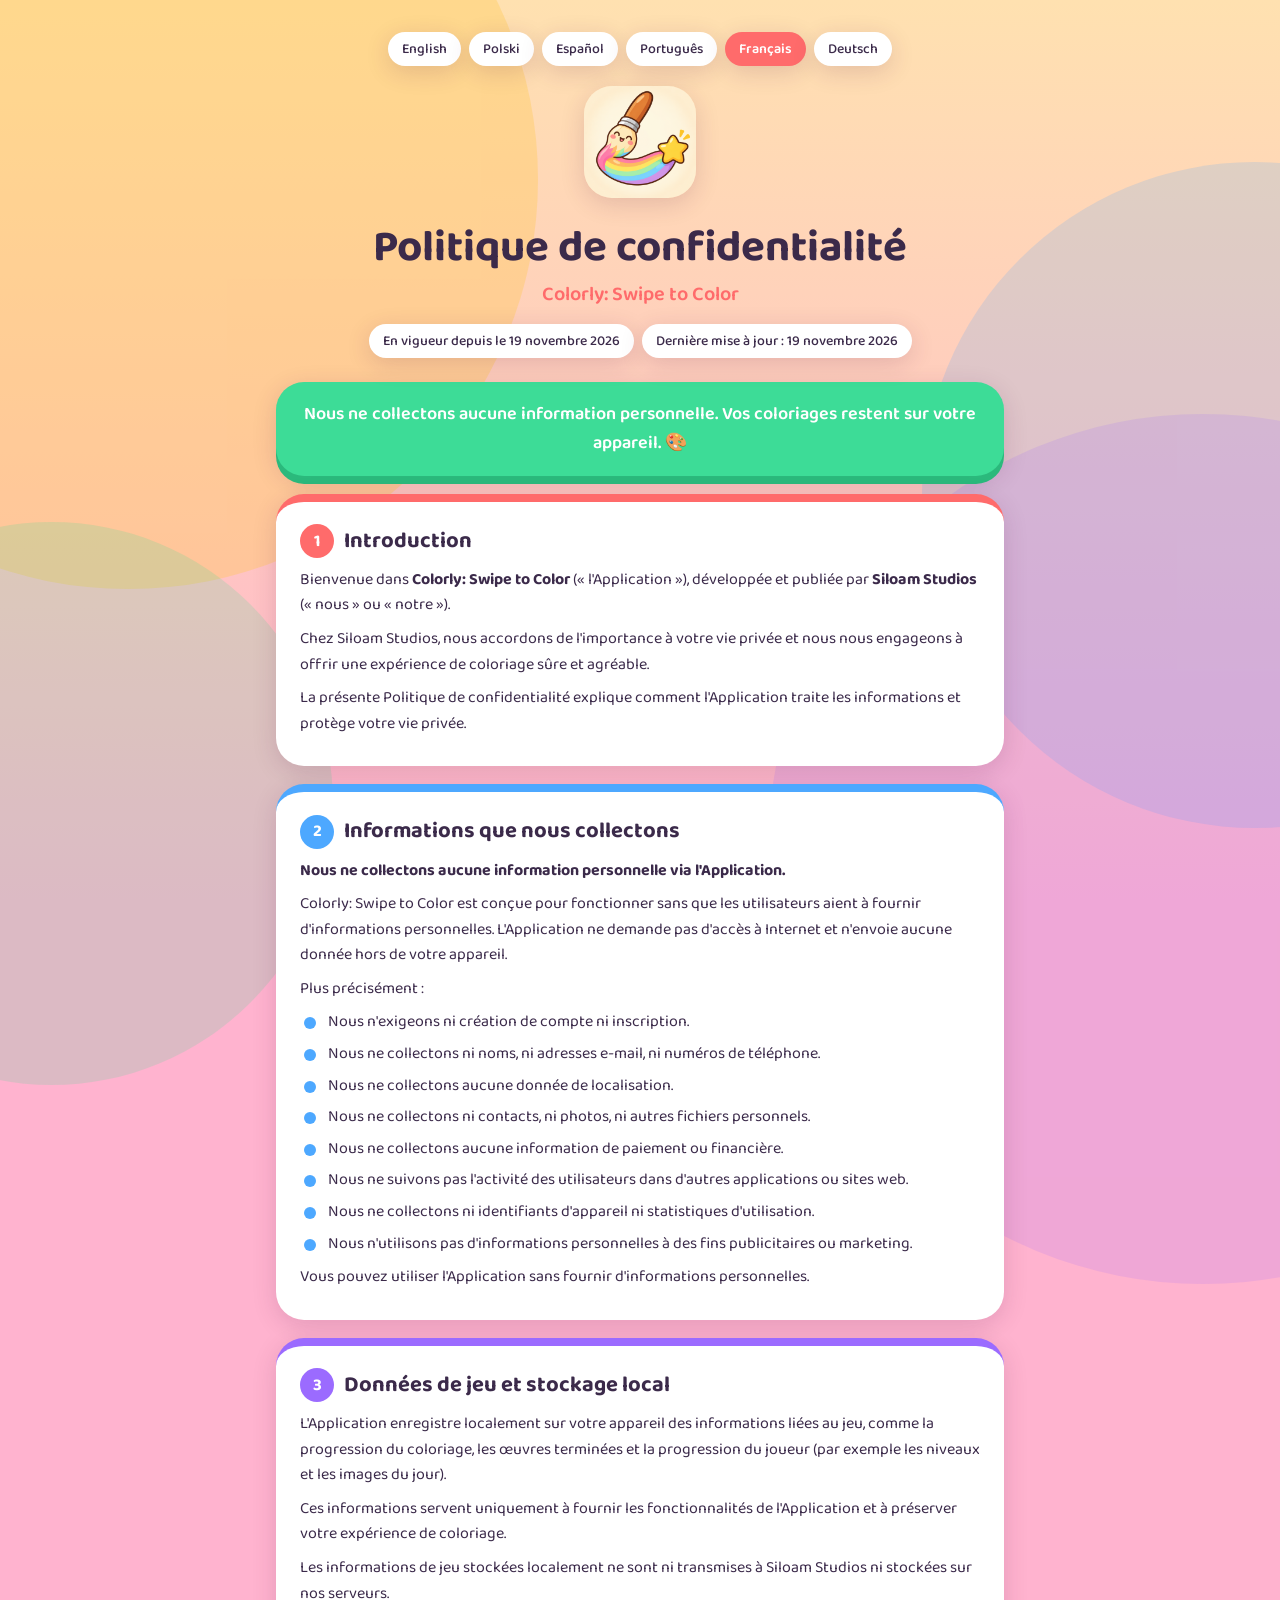
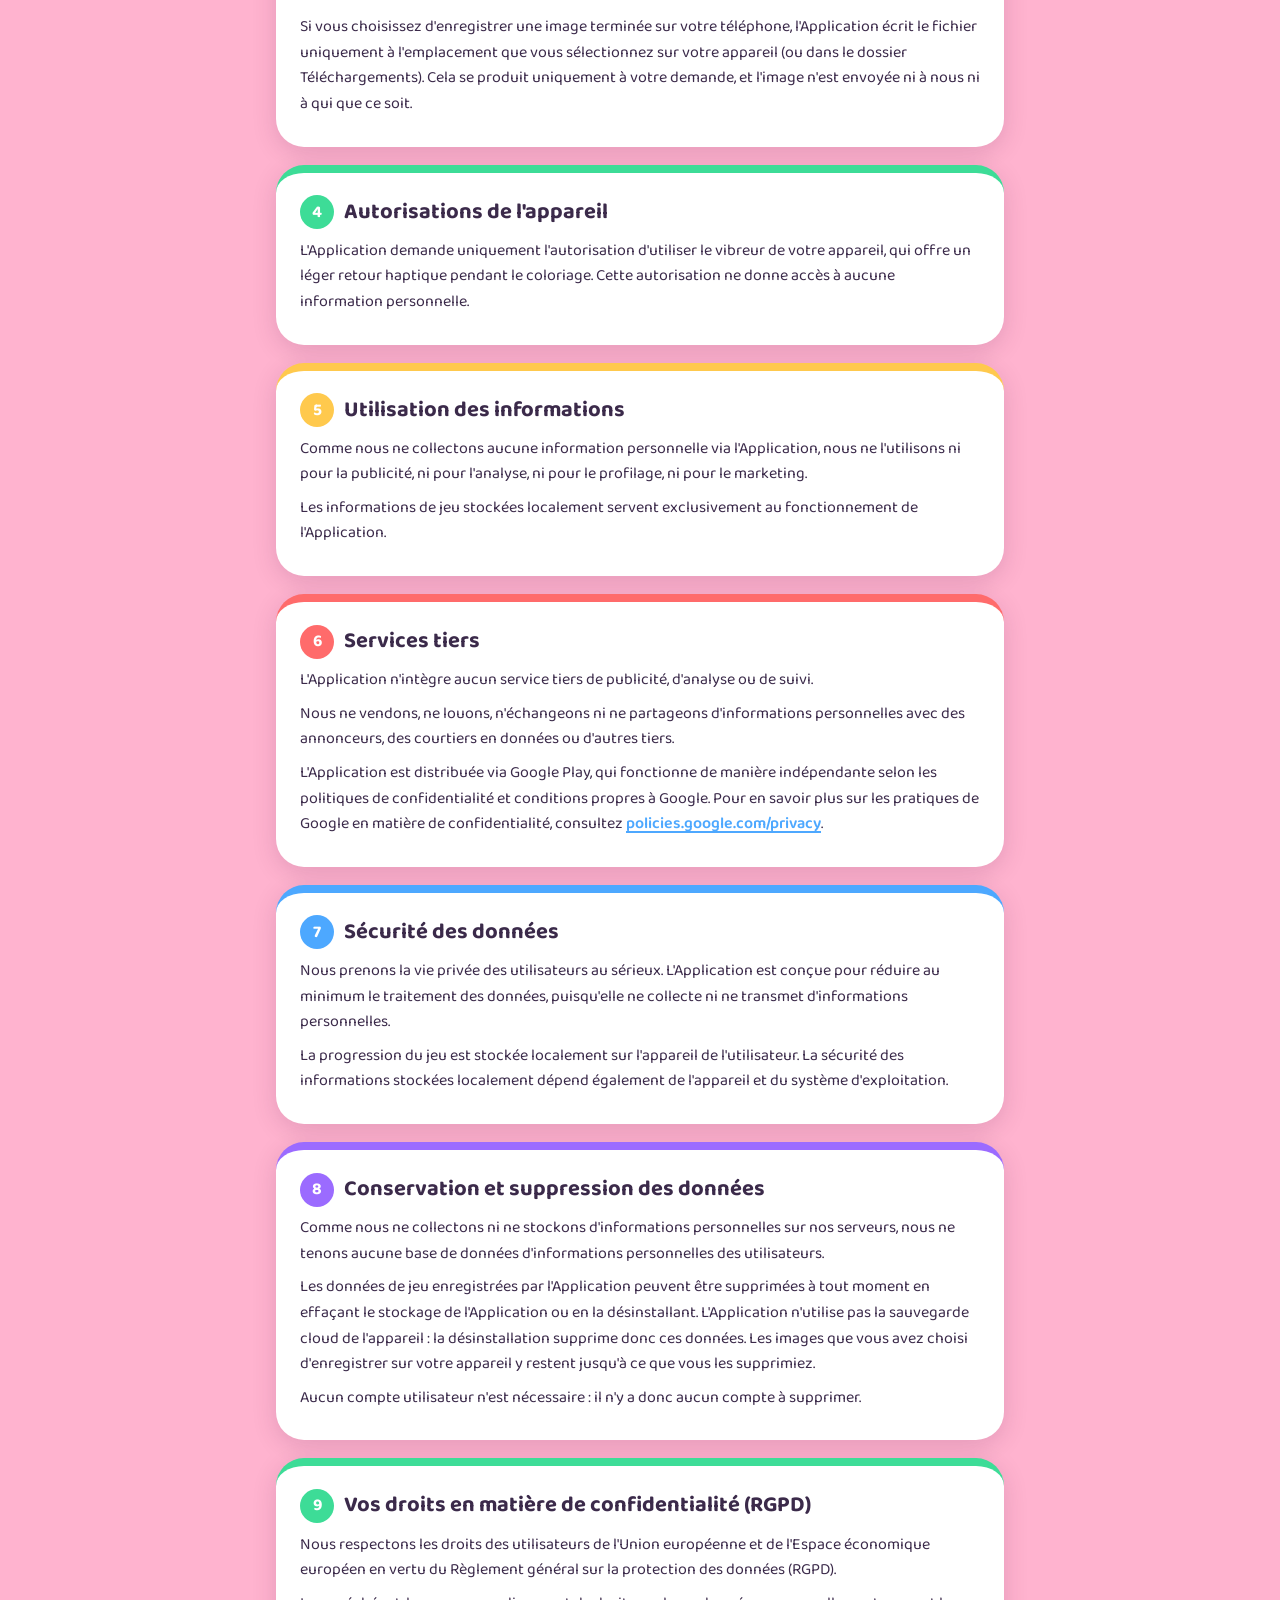
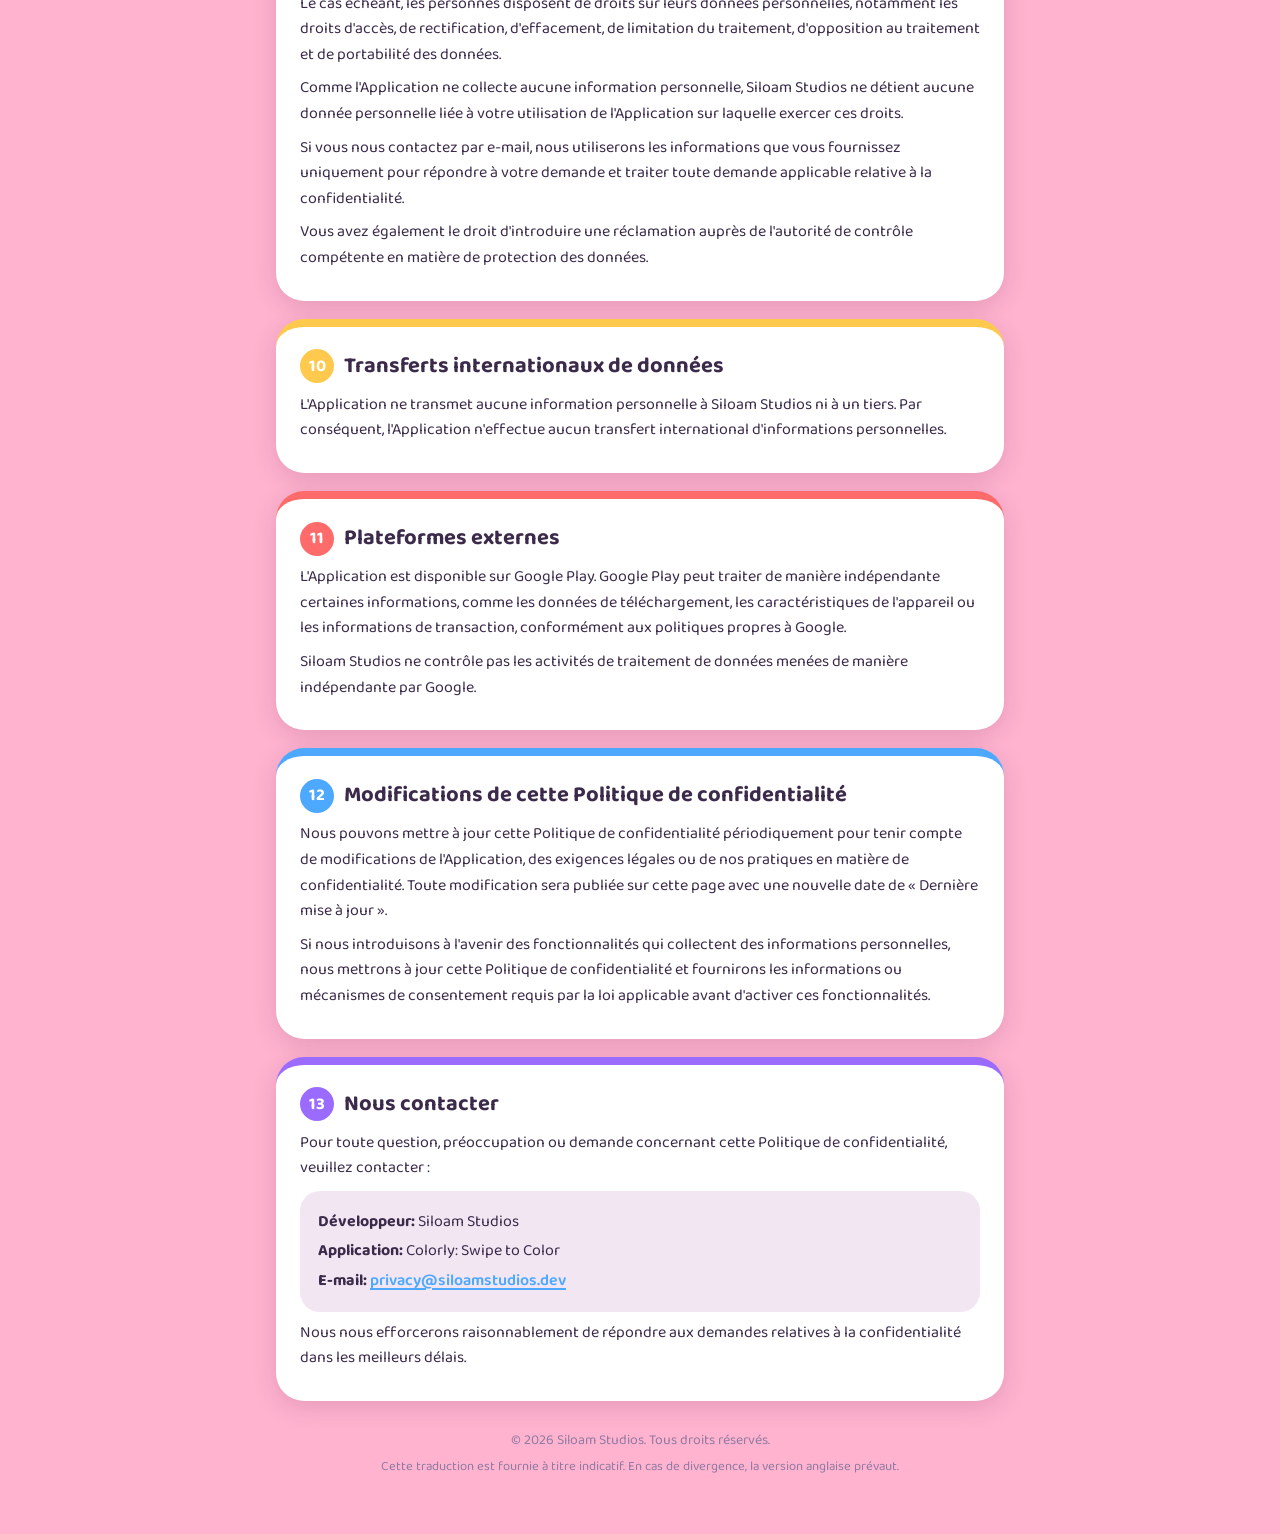
<file: colorly/privacy/fr/index.html>
<!doctype html>
<html lang="fr">
<head>
<meta charset="utf-8">
<meta name="viewport" content="width=device-width, initial-scale=1">
<title>Politique de confidentialité de Colorly</title>
<meta name="description" content="Politique de confidentialité de Colorly: Swipe to Color par Siloam Studios.">
<link rel="alternate" hreflang="en" href="/colorly/privacy/en/">
<link rel="alternate" hreflang="pl" href="/colorly/privacy/pl/">
<link rel="alternate" hreflang="es" href="/colorly/privacy/es/">
<link rel="alternate" hreflang="pt" href="/colorly/privacy/pt/">
<link rel="alternate" hreflang="fr" href="/colorly/privacy/fr/">
<link rel="alternate" hreflang="de" href="/colorly/privacy/de/">
<link rel="alternate" hreflang="x-default" href="/colorly/privacy/en/">
<link rel="icon" type="image/png" href="/colorly/privacy/icon.png">
<link rel="preconnect" href="https://fonts.googleapis.com">
<link rel="preconnect" href="https://fonts.gstatic.com" crossorigin>
<link href="https://fonts.googleapis.com/css2?family=Baloo+2:wght@400;500;600;700&display=swap" rel="stylesheet">
<link rel="stylesheet" href="/colorly/privacy/style.css">
</head>
<body>
<div class="blob b1"></div><div class="blob b2"></div><div class="blob b3"></div><div class="blob b4"></div>
<main>
  <header>
    <nav class="langs" aria-label="Langue">
      <a href="/colorly/privacy/en/" lang="en">English</a>
      <a href="/colorly/privacy/pl/" lang="pl">Polski</a>
      <a href="/colorly/privacy/es/" lang="es">Español</a>
      <a href="/colorly/privacy/pt/" lang="pt">Português</a>
      <a href="/colorly/privacy/fr/" lang="fr" aria-current="page">Français</a>
      <a href="/colorly/privacy/de/" lang="de">Deutsch</a>
    </nav>
    <img src="/colorly/privacy/icon.png" alt="Icône de l'application Colorly" width="112" height="112">
    <h1>Politique de confidentialité</h1>
    <p class="app">Colorly: Swipe to Color</p>
    <div class="dates">
      <span class="pill">En vigueur depuis le 19 novembre 2026</span>
      <span class="pill">Dernière mise à jour : 19 novembre 2026</span>
    </div>
  </header>

  <div class="highlight">Nous ne collectons aucune information personnelle. Vos coloriages restent sur votre appareil. 🎨</div>

  <section>
    <h2><span class="num">1</span>Introduction</h2>
    <p>Bienvenue dans <strong>Colorly: Swipe to Color</strong> (« l'Application »), développée et publiée par <strong>Siloam Studios</strong> (« nous » ou « notre »).</p>
    <p>Chez Siloam Studios, nous accordons de l'importance à votre vie privée et nous nous engageons à offrir une expérience de coloriage sûre et agréable.</p>
    <p>La présente Politique de confidentialité explique comment l'Application traite les informations et protège votre vie privée.</p>
  </section>

  <section>
    <h2><span class="num">2</span>Informations que nous collectons</h2>
    <p><strong>Nous ne collectons aucune information personnelle via l'Application.</strong></p>
    <p>Colorly: Swipe to Color est conçue pour fonctionner sans que les utilisateurs aient à fournir d'informations personnelles. L'Application ne demande pas d'accès à Internet et n'envoie aucune donnée hors de votre appareil.</p>
    <p>Plus précisément :</p>
    <ul>
      <li>Nous n'exigeons ni création de compte ni inscription.</li>
      <li>Nous ne collectons ni noms, ni adresses e-mail, ni numéros de téléphone.</li>
      <li>Nous ne collectons aucune donnée de localisation.</li>
      <li>Nous ne collectons ni contacts, ni photos, ni autres fichiers personnels.</li>
      <li>Nous ne collectons aucune information de paiement ou financière.</li>
      <li>Nous ne suivons pas l'activité des utilisateurs dans d'autres applications ou sites web.</li>
      <li>Nous ne collectons ni identifiants d'appareil ni statistiques d'utilisation.</li>
      <li>Nous n'utilisons pas d'informations personnelles à des fins publicitaires ou marketing.</li>
    </ul>
    <p>Vous pouvez utiliser l'Application sans fournir d'informations personnelles.</p>
  </section>

  <section>
    <h2><span class="num">3</span>Données de jeu et stockage local</h2>
    <p>L'Application enregistre localement sur votre appareil des informations liées au jeu, comme la progression du coloriage, les œuvres terminées et la progression du joueur (par exemple les niveaux et les images du jour).</p>
    <p>Ces informations servent uniquement à fournir les fonctionnalités de l'Application et à préserver votre expérience de coloriage.</p>
    <p>Les informations de jeu stockées localement ne sont ni transmises à Siloam Studios ni stockées sur nos serveurs.</p>
    <p>Si vous choisissez d'enregistrer une image terminée sur votre téléphone, l'Application écrit le fichier uniquement à l'emplacement que vous sélectionnez sur votre appareil (ou dans le dossier Téléchargements). Cela se produit uniquement à votre demande, et l'image n'est envoyée ni à nous ni à qui que ce soit.</p>
  </section>

  <section>
    <h2><span class="num">4</span>Autorisations de l'appareil</h2>
    <p>L'Application demande uniquement l'autorisation d'utiliser le vibreur de votre appareil, qui offre un léger retour haptique pendant le coloriage. Cette autorisation ne donne accès à aucune information personnelle.</p>
  </section>

  <section>
    <h2><span class="num">5</span>Utilisation des informations</h2>
    <p>Comme nous ne collectons aucune information personnelle via l'Application, nous ne l'utilisons ni pour la publicité, ni pour l'analyse, ni pour le profilage, ni pour le marketing.</p>
    <p>Les informations de jeu stockées localement servent exclusivement au fonctionnement de l'Application.</p>
  </section>

  <section>
    <h2><span class="num">6</span>Services tiers</h2>
    <p>L'Application n'intègre aucun service tiers de publicité, d'analyse ou de suivi.</p>
    <p>Nous ne vendons, ne louons, n'échangeons ni ne partageons d'informations personnelles avec des annonceurs, des courtiers en données ou d'autres tiers.</p>
    <p>L'Application est distribuée via Google Play, qui fonctionne de manière indépendante selon les politiques de confidentialité et conditions propres à Google. Pour en savoir plus sur les pratiques de Google en matière de confidentialité, consultez <a href="https://policies.google.com/privacy" rel="noopener">policies.google.com/privacy</a>.</p>
  </section>

  <section>
    <h2><span class="num">7</span>Sécurité des données</h2>
    <p>Nous prenons la vie privée des utilisateurs au sérieux. L'Application est conçue pour réduire au minimum le traitement des données, puisqu'elle ne collecte ni ne transmet d'informations personnelles.</p>
    <p>La progression du jeu est stockée localement sur l'appareil de l'utilisateur. La sécurité des informations stockées localement dépend également de l'appareil et du système d'exploitation.</p>
  </section>

  <section>
    <h2><span class="num">8</span>Conservation et suppression des données</h2>
    <p>Comme nous ne collectons ni ne stockons d'informations personnelles sur nos serveurs, nous ne tenons aucune base de données d'informations personnelles des utilisateurs.</p>
    <p>Les données de jeu enregistrées par l'Application peuvent être supprimées à tout moment en effaçant le stockage de l'Application ou en la désinstallant. L'Application n'utilise pas la sauvegarde cloud de l'appareil : la désinstallation supprime donc ces données. Les images que vous avez choisi d'enregistrer sur votre appareil y restent jusqu'à ce que vous les supprimiez.</p>
    <p>Aucun compte utilisateur n'est nécessaire : il n'y a donc aucun compte à supprimer.</p>
  </section>

  <section>
    <h2><span class="num">9</span>Vos droits en matière de confidentialité (RGPD)</h2>
    <p>Nous respectons les droits des utilisateurs de l'Union européenne et de l'Espace économique européen en vertu du Règlement général sur la protection des données (RGPD).</p>
    <p>Le cas échéant, les personnes disposent de droits sur leurs données personnelles, notamment les droits d'accès, de rectification, d'effacement, de limitation du traitement, d'opposition au traitement et de portabilité des données.</p>
    <p>Comme l'Application ne collecte aucune information personnelle, Siloam Studios ne détient aucune donnée personnelle liée à votre utilisation de l'Application sur laquelle exercer ces droits.</p>
    <p>Si vous nous contactez par e-mail, nous utiliserons les informations que vous fournissez uniquement pour répondre à votre demande et traiter toute demande applicable relative à la confidentialité.</p>
    <p>Vous avez également le droit d'introduire une réclamation auprès de l'autorité de contrôle compétente en matière de protection des données.</p>
  </section>

  <section>
    <h2><span class="num">10</span>Transferts internationaux de données</h2>
    <p>L'Application ne transmet aucune information personnelle à Siloam Studios ni à un tiers. Par conséquent, l'Application n'effectue aucun transfert international d'informations personnelles.</p>
  </section>

  <section>
    <h2><span class="num">11</span>Plateformes externes</h2>
    <p>L'Application est disponible sur Google Play. Google Play peut traiter de manière indépendante certaines informations, comme les données de téléchargement, les caractéristiques de l'appareil ou les informations de transaction, conformément aux politiques propres à Google.</p>
    <p>Siloam Studios ne contrôle pas les activités de traitement de données menées de manière indépendante par Google.</p>
  </section>

  <section>
    <h2><span class="num">12</span>Modifications de cette Politique de confidentialité</h2>
    <p>Nous pouvons mettre à jour cette Politique de confidentialité périodiquement pour tenir compte de modifications de l'Application, des exigences légales ou de nos pratiques en matière de confidentialité. Toute modification sera publiée sur cette page avec une nouvelle date de « Dernière mise à jour ».</p>
    <p>Si nous introduisons à l'avenir des fonctionnalités qui collectent des informations personnelles, nous mettrons à jour cette Politique de confidentialité et fournirons les informations ou mécanismes de consentement requis par la loi applicable avant d'activer ces fonctionnalités.</p>
  </section>

  <section>
    <h2><span class="num">13</span>Nous contacter</h2>
    <p>Pour toute question, préoccupation ou demande concernant cette Politique de confidentialité, veuillez contacter :</p>
    <div class="contact">
      <p><strong>Développeur:</strong> Siloam Studios</p>
      <p><strong>Application:</strong> Colorly: Swipe to Color</p>
      <p><strong>E-mail:</strong> <a href="mailto:privacy@siloamstudios.dev">privacy@siloamstudios.dev</a></p>
    </div>
    <p>Nous nous efforcerons raisonnablement de répondre aux demandes relatives à la confidentialité dans les meilleurs délais.</p>
  </section>

  <footer>© 2026 Siloam Studios. Tous droits réservés.<p class="note">Cette traduction est fournie à titre indicatif. En cas de divergence, la version anglaise prévaut.</p></footer>
</main>
</body>
</html>
</file>
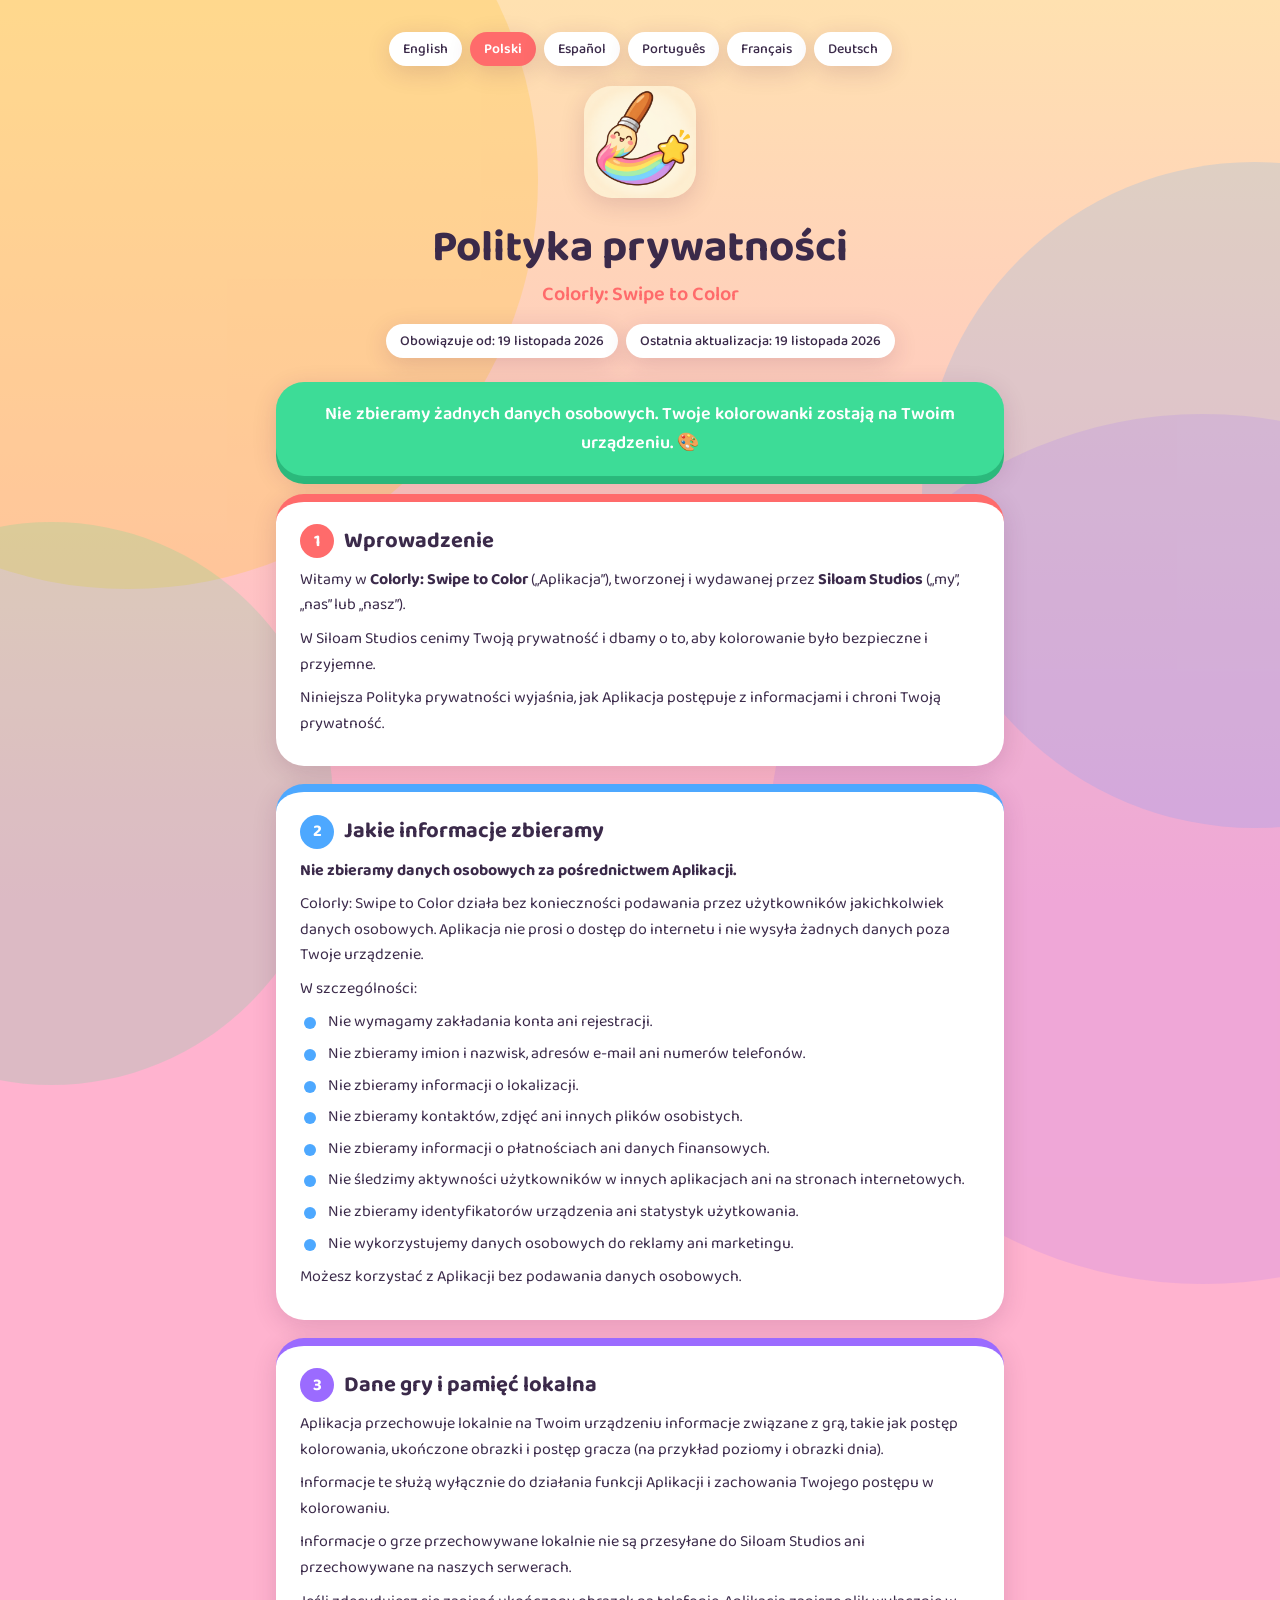
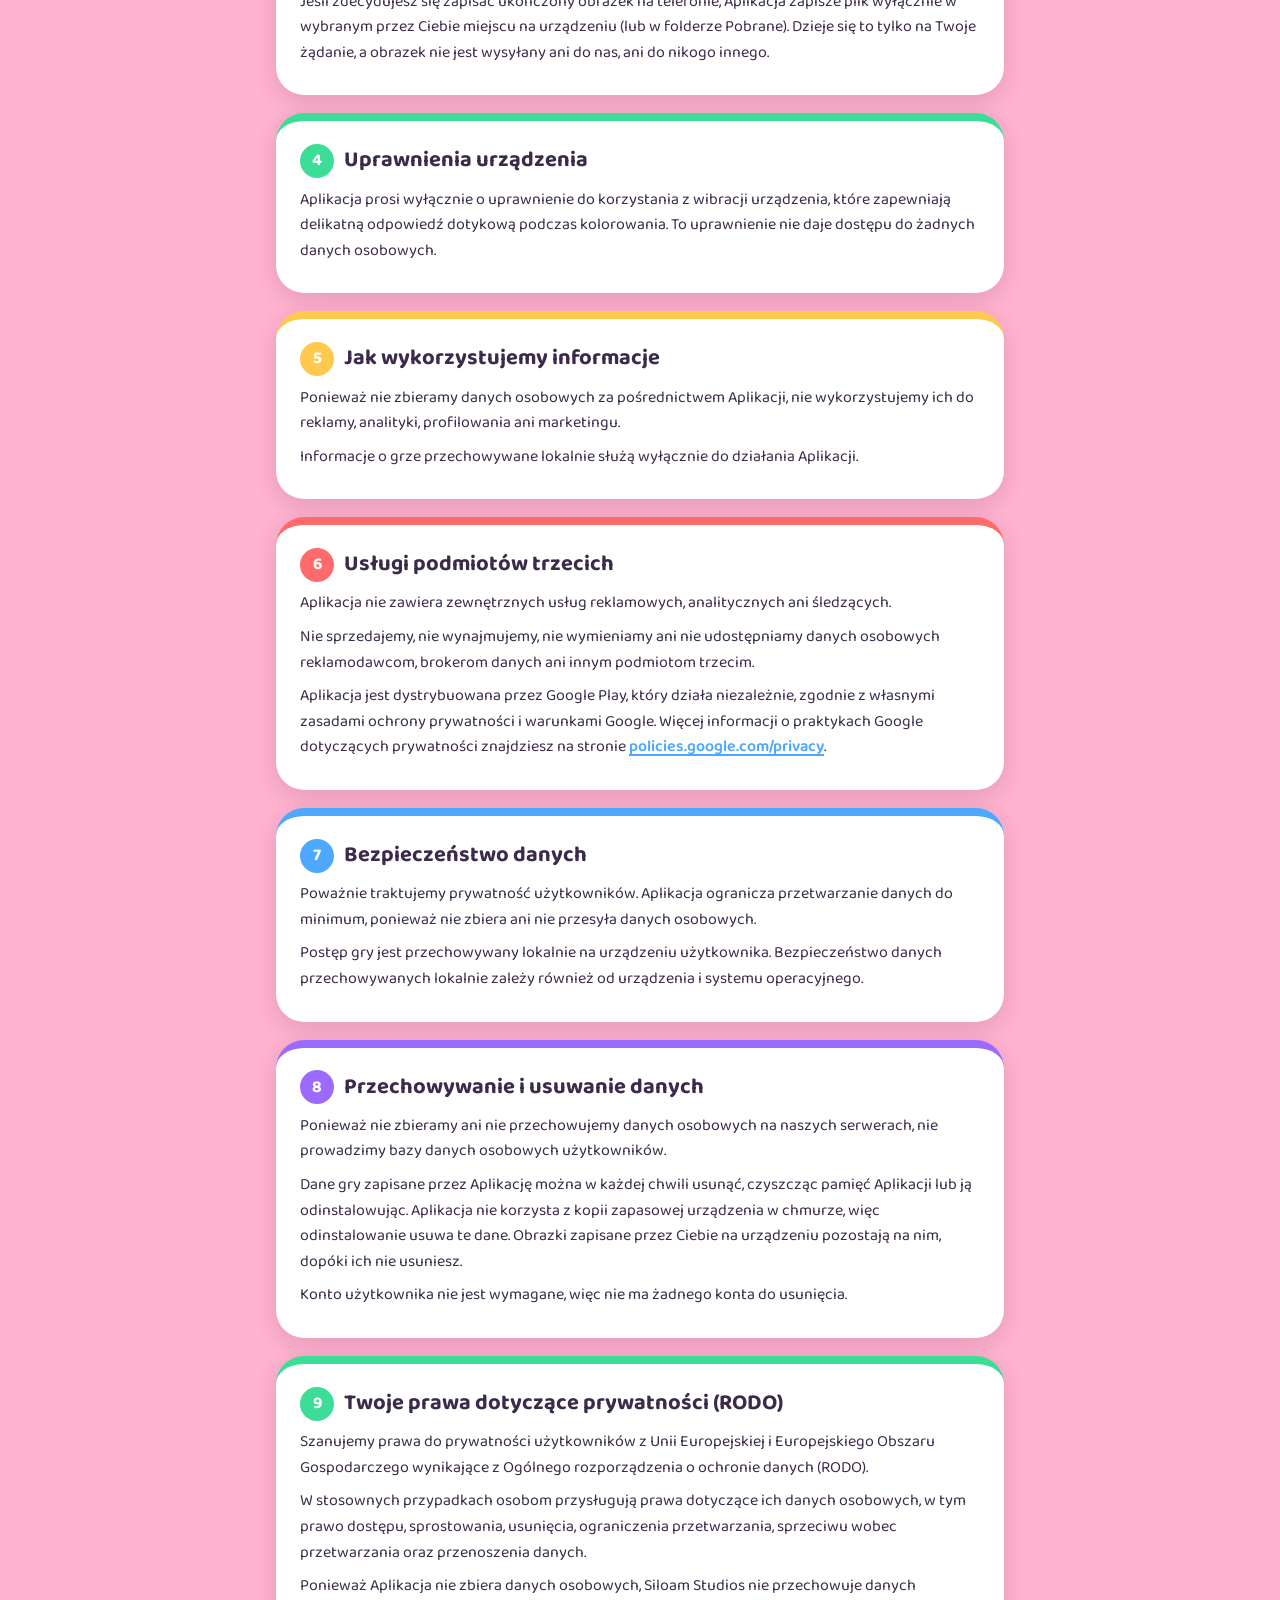
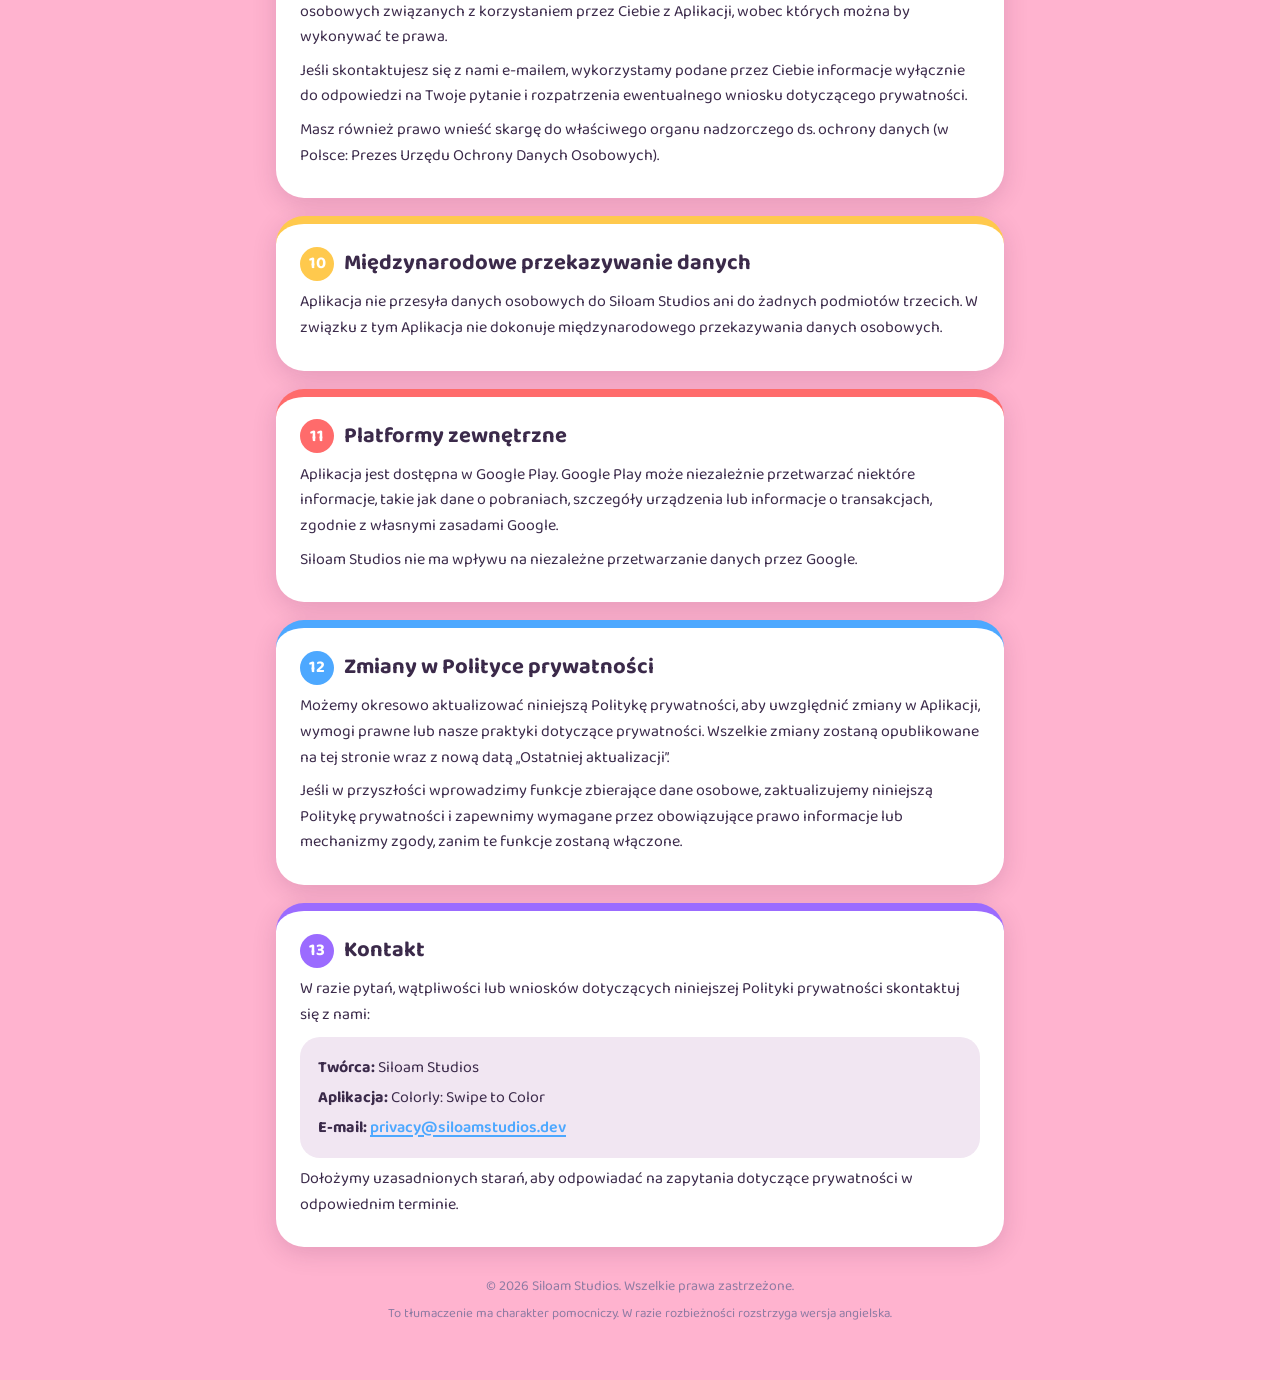
<file: colorly/privacy/pl/index.html>
<!doctype html>
<html lang="pl">
<head>
<meta charset="utf-8">
<meta name="viewport" content="width=device-width, initial-scale=1">
<title>Polityka prywatności Colorly</title>
<meta name="description" content="Polityka prywatności aplikacji Colorly: Swipe to Color od Siloam Studios.">
<link rel="alternate" hreflang="en" href="/colorly/privacy/en/">
<link rel="alternate" hreflang="pl" href="/colorly/privacy/pl/">
<link rel="alternate" hreflang="es" href="/colorly/privacy/es/">
<link rel="alternate" hreflang="pt" href="/colorly/privacy/pt/">
<link rel="alternate" hreflang="fr" href="/colorly/privacy/fr/">
<link rel="alternate" hreflang="de" href="/colorly/privacy/de/">
<link rel="alternate" hreflang="x-default" href="/colorly/privacy/en/">
<link rel="icon" type="image/png" href="/colorly/privacy/icon.png">
<link rel="preconnect" href="https://fonts.googleapis.com">
<link rel="preconnect" href="https://fonts.gstatic.com" crossorigin>
<link href="https://fonts.googleapis.com/css2?family=Baloo+2:wght@400;500;600;700&display=swap" rel="stylesheet">
<link rel="stylesheet" href="/colorly/privacy/style.css">
</head>
<body>
<div class="blob b1"></div><div class="blob b2"></div><div class="blob b3"></div><div class="blob b4"></div>
<main>
  <header>
    <nav class="langs" aria-label="Język">
      <a href="/colorly/privacy/en/" lang="en">English</a>
      <a href="/colorly/privacy/pl/" lang="pl" aria-current="page">Polski</a>
      <a href="/colorly/privacy/es/" lang="es">Español</a>
      <a href="/colorly/privacy/pt/" lang="pt">Português</a>
      <a href="/colorly/privacy/fr/" lang="fr">Français</a>
      <a href="/colorly/privacy/de/" lang="de">Deutsch</a>
    </nav>
    <img src="/colorly/privacy/icon.png" alt="Ikona aplikacji Colorly" width="112" height="112">
    <h1>Polityka prywatności</h1>
    <p class="app">Colorly: Swipe to Color</p>
    <div class="dates">
      <span class="pill">Obowiązuje od: 19 listopada 2026</span>
      <span class="pill">Ostatnia aktualizacja: 19 listopada 2026</span>
    </div>
  </header>

  <div class="highlight">Nie zbieramy żadnych danych osobowych. Twoje kolorowanki zostają na Twoim urządzeniu. 🎨</div>

  <section>
    <h2><span class="num">1</span>Wprowadzenie</h2>
    <p>Witamy w <strong>Colorly: Swipe to Color</strong> („Aplikacja”), tworzonej i wydawanej przez <strong>Siloam Studios</strong> („my”, „nas” lub „nasz”).</p>
    <p>W Siloam Studios cenimy Twoją prywatność i dbamy o to, aby kolorowanie było bezpieczne i przyjemne.</p>
    <p>Niniejsza Polityka prywatności wyjaśnia, jak Aplikacja postępuje z informacjami i chroni Twoją prywatność.</p>
  </section>

  <section>
    <h2><span class="num">2</span>Jakie informacje zbieramy</h2>
    <p><strong>Nie zbieramy danych osobowych za pośrednictwem Aplikacji.</strong></p>
    <p>Colorly: Swipe to Color działa bez konieczności podawania przez użytkowników jakichkolwiek danych osobowych. Aplikacja nie prosi o dostęp do internetu i nie wysyła żadnych danych poza Twoje urządzenie.</p>
    <p>W szczególności:</p>
    <ul>
      <li>Nie wymagamy zakładania konta ani rejestracji.</li>
      <li>Nie zbieramy imion i nazwisk, adresów e-mail ani numerów telefonów.</li>
      <li>Nie zbieramy informacji o lokalizacji.</li>
      <li>Nie zbieramy kontaktów, zdjęć ani innych plików osobistych.</li>
      <li>Nie zbieramy informacji o płatnościach ani danych finansowych.</li>
      <li>Nie śledzimy aktywności użytkowników w innych aplikacjach ani na stronach internetowych.</li>
      <li>Nie zbieramy identyfikatorów urządzenia ani statystyk użytkowania.</li>
      <li>Nie wykorzystujemy danych osobowych do reklamy ani marketingu.</li>
    </ul>
    <p>Możesz korzystać z Aplikacji bez podawania danych osobowych.</p>
  </section>

  <section>
    <h2><span class="num">3</span>Dane gry i pamięć lokalna</h2>
    <p>Aplikacja przechowuje lokalnie na Twoim urządzeniu informacje związane z grą, takie jak postęp kolorowania, ukończone obrazki i postęp gracza (na przykład poziomy i obrazki dnia).</p>
    <p>Informacje te służą wyłącznie do działania funkcji Aplikacji i zachowania Twojego postępu w kolorowaniu.</p>
    <p>Informacje o grze przechowywane lokalnie nie są przesyłane do Siloam Studios ani przechowywane na naszych serwerach.</p>
    <p>Jeśli zdecydujesz się zapisać ukończony obrazek na telefonie, Aplikacja zapisze plik wyłącznie w wybranym przez Ciebie miejscu na urządzeniu (lub w folderze Pobrane). Dzieje się to tylko na Twoje żądanie, a obrazek nie jest wysyłany ani do nas, ani do nikogo innego.</p>
  </section>

  <section>
    <h2><span class="num">4</span>Uprawnienia urządzenia</h2>
    <p>Aplikacja prosi wyłącznie o uprawnienie do korzystania z wibracji urządzenia, które zapewniają delikatną odpowiedź dotykową podczas kolorowania. To uprawnienie nie daje dostępu do żadnych danych osobowych.</p>
  </section>

  <section>
    <h2><span class="num">5</span>Jak wykorzystujemy informacje</h2>
    <p>Ponieważ nie zbieramy danych osobowych za pośrednictwem Aplikacji, nie wykorzystujemy ich do reklamy, analityki, profilowania ani marketingu.</p>
    <p>Informacje o grze przechowywane lokalnie służą wyłącznie do działania Aplikacji.</p>
  </section>

  <section>
    <h2><span class="num">6</span>Usługi podmiotów trzecich</h2>
    <p>Aplikacja nie zawiera zewnętrznych usług reklamowych, analitycznych ani śledzących.</p>
    <p>Nie sprzedajemy, nie wynajmujemy, nie wymieniamy ani nie udostępniamy danych osobowych reklamodawcom, brokerom danych ani innym podmiotom trzecim.</p>
    <p>Aplikacja jest dystrybuowana przez Google Play, który działa niezależnie, zgodnie z własnymi zasadami ochrony prywatności i warunkami Google. Więcej informacji o praktykach Google dotyczących prywatności znajdziesz na stronie <a href="https://policies.google.com/privacy" rel="noopener">policies.google.com/privacy</a>.</p>
  </section>

  <section>
    <h2><span class="num">7</span>Bezpieczeństwo danych</h2>
    <p>Poważnie traktujemy prywatność użytkowników. Aplikacja ogranicza przetwarzanie danych do minimum, ponieważ nie zbiera ani nie przesyła danych osobowych.</p>
    <p>Postęp gry jest przechowywany lokalnie na urządzeniu użytkownika. Bezpieczeństwo danych przechowywanych lokalnie zależy również od urządzenia i systemu operacyjnego.</p>
  </section>

  <section>
    <h2><span class="num">8</span>Przechowywanie i usuwanie danych</h2>
    <p>Ponieważ nie zbieramy ani nie przechowujemy danych osobowych na naszych serwerach, nie prowadzimy bazy danych osobowych użytkowników.</p>
    <p>Dane gry zapisane przez Aplikację można w każdej chwili usunąć, czyszcząc pamięć Aplikacji lub ją odinstalowując. Aplikacja nie korzysta z kopii zapasowej urządzenia w chmurze, więc odinstalowanie usuwa te dane. Obrazki zapisane przez Ciebie na urządzeniu pozostają na nim, dopóki ich nie usuniesz.</p>
    <p>Konto użytkownika nie jest wymagane, więc nie ma żadnego konta do usunięcia.</p>
  </section>

  <section>
    <h2><span class="num">9</span>Twoje prawa dotyczące prywatności (RODO)</h2>
    <p>Szanujemy prawa do prywatności użytkowników z Unii Europejskiej i Europejskiego Obszaru Gospodarczego wynikające z Ogólnego rozporządzenia o ochronie danych (RODO).</p>
    <p>W stosownych przypadkach osobom przysługują prawa dotyczące ich danych osobowych, w tym prawo dostępu, sprostowania, usunięcia, ograniczenia przetwarzania, sprzeciwu wobec przetwarzania oraz przenoszenia danych.</p>
    <p>Ponieważ Aplikacja nie zbiera danych osobowych, Siloam Studios nie przechowuje danych osobowych związanych z korzystaniem przez Ciebie z Aplikacji, wobec których można by wykonywać te prawa.</p>
    <p>Jeśli skontaktujesz się z nami e-mailem, wykorzystamy podane przez Ciebie informacje wyłącznie do odpowiedzi na Twoje pytanie i rozpatrzenia ewentualnego wniosku dotyczącego prywatności.</p>
    <p>Masz również prawo wnieść skargę do właściwego organu nadzorczego ds. ochrony danych (w Polsce: Prezes Urzędu Ochrony Danych Osobowych).</p>
  </section>

  <section>
    <h2><span class="num">10</span>Międzynarodowe przekazywanie danych</h2>
    <p>Aplikacja nie przesyła danych osobowych do Siloam Studios ani do żadnych podmiotów trzecich. W związku z tym Aplikacja nie dokonuje międzynarodowego przekazywania danych osobowych.</p>
  </section>

  <section>
    <h2><span class="num">11</span>Platformy zewnętrzne</h2>
    <p>Aplikacja jest dostępna w Google Play. Google Play może niezależnie przetwarzać niektóre informacje, takie jak dane o pobraniach, szczegóły urządzenia lub informacje o transakcjach, zgodnie z własnymi zasadami Google.</p>
    <p>Siloam Studios nie ma wpływu na niezależne przetwarzanie danych przez Google.</p>
  </section>

  <section>
    <h2><span class="num">12</span>Zmiany w Polityce prywatności</h2>
    <p>Możemy okresowo aktualizować niniejszą Politykę prywatności, aby uwzględnić zmiany w Aplikacji, wymogi prawne lub nasze praktyki dotyczące prywatności. Wszelkie zmiany zostaną opublikowane na tej stronie wraz z nową datą „Ostatniej aktualizacji”.</p>
    <p>Jeśli w przyszłości wprowadzimy funkcje zbierające dane osobowe, zaktualizujemy niniejszą Politykę prywatności i zapewnimy wymagane przez obowiązujące prawo informacje lub mechanizmy zgody, zanim te funkcje zostaną włączone.</p>
  </section>

  <section>
    <h2><span class="num">13</span>Kontakt</h2>
    <p>W razie pytań, wątpliwości lub wniosków dotyczących niniejszej Polityki prywatności skontaktuj się z nami:</p>
    <div class="contact">
      <p><strong>Twórca:</strong> Siloam Studios</p>
      <p><strong>Aplikacja:</strong> Colorly: Swipe to Color</p>
      <p><strong>E-mail:</strong> <a href="mailto:privacy@siloamstudios.dev">privacy@siloamstudios.dev</a></p>
    </div>
    <p>Dołożymy uzasadnionych starań, aby odpowiadać na zapytania dotyczące prywatności w odpowiednim terminie.</p>
  </section>

  <footer>© 2026 Siloam Studios. Wszelkie prawa zastrzeżone.<p class="note">To tłumaczenie ma charakter pomocniczy. W razie rozbieżności rozstrzyga wersja angielska.</p></footer>
</main>
</body>
</html>
</file>
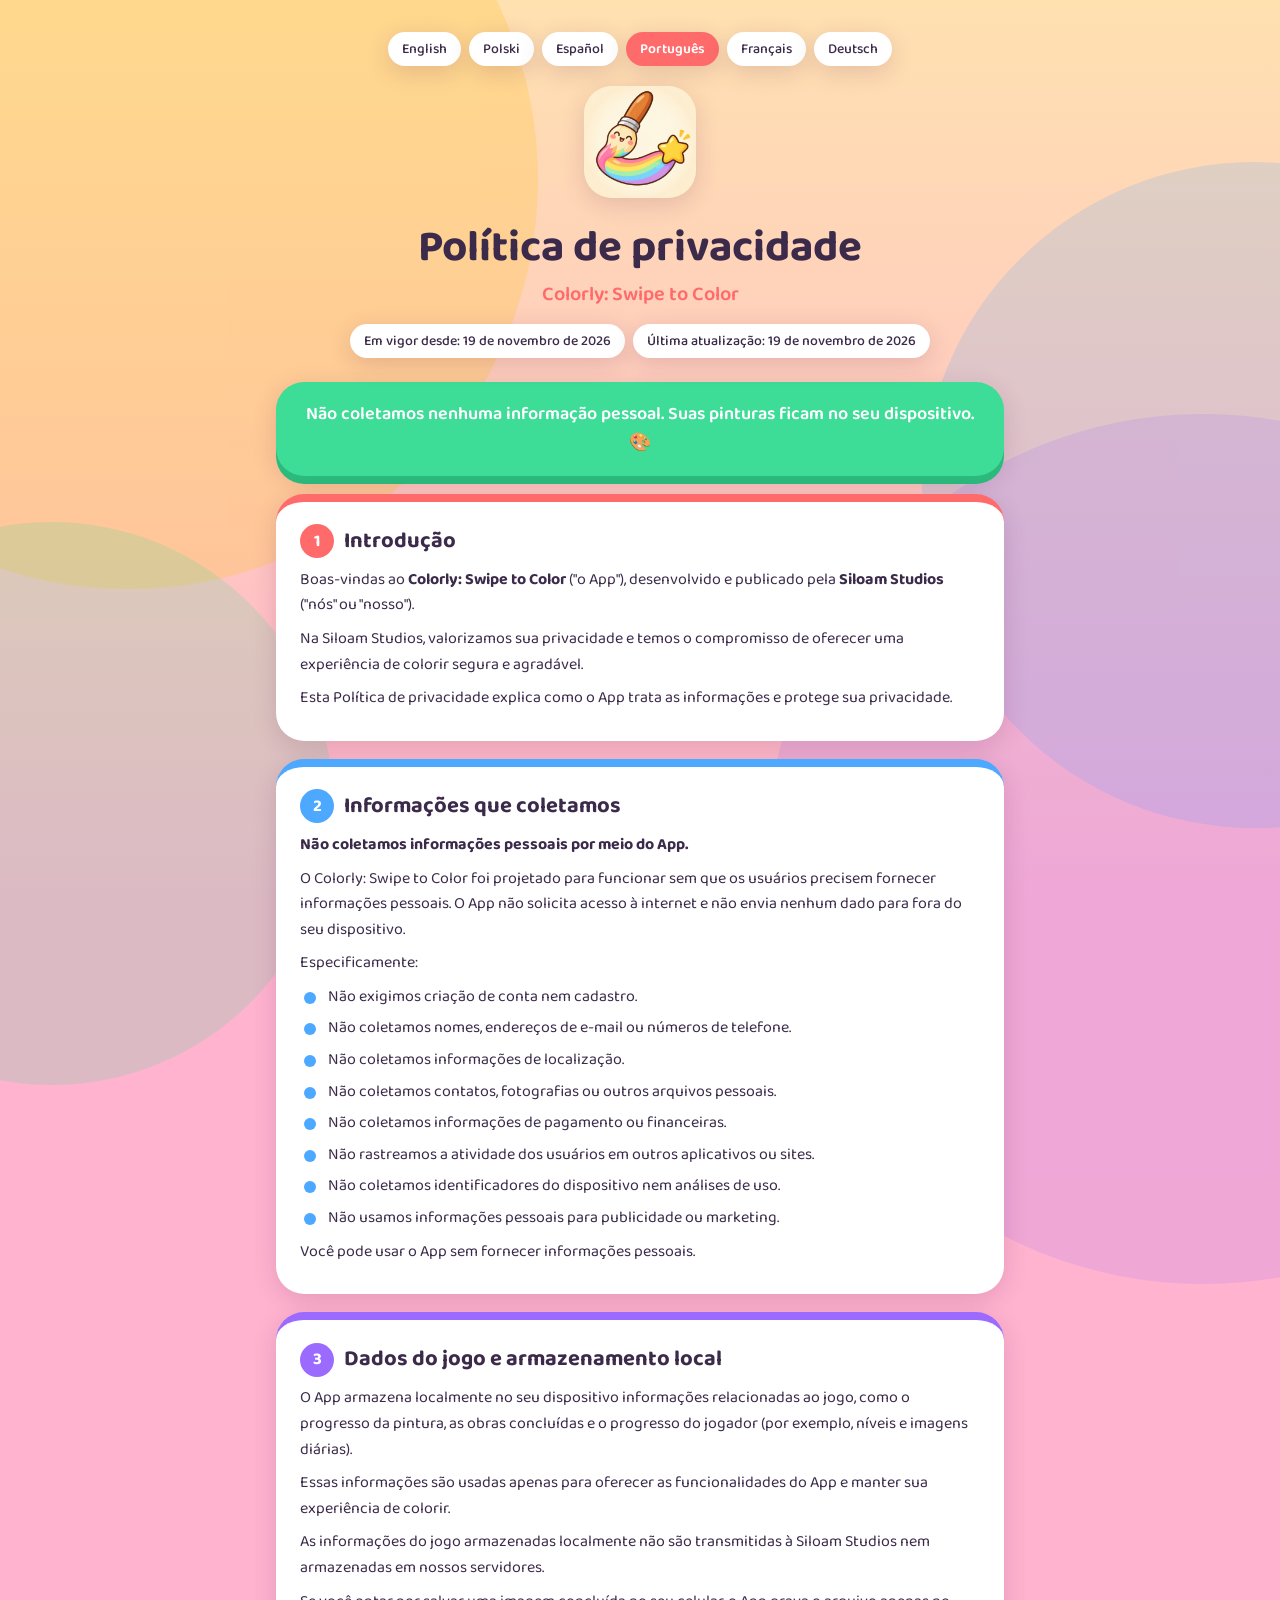
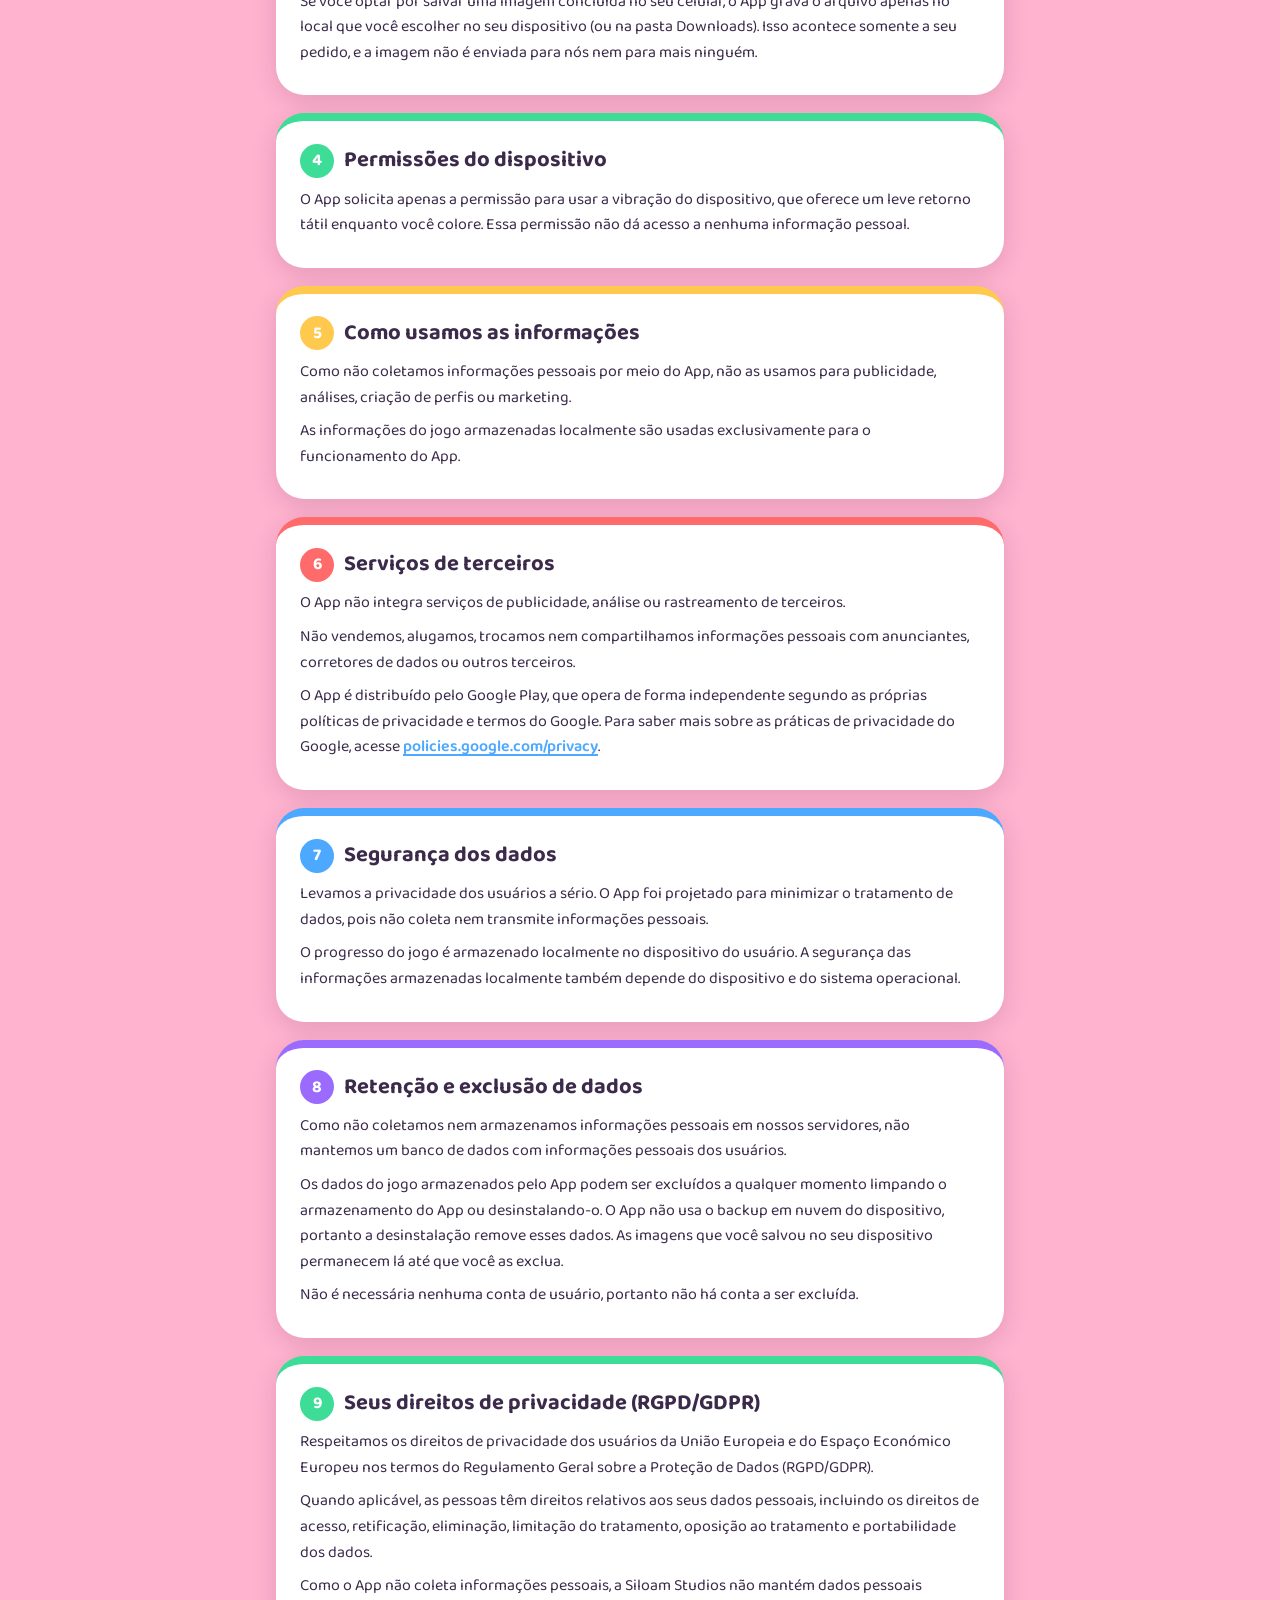
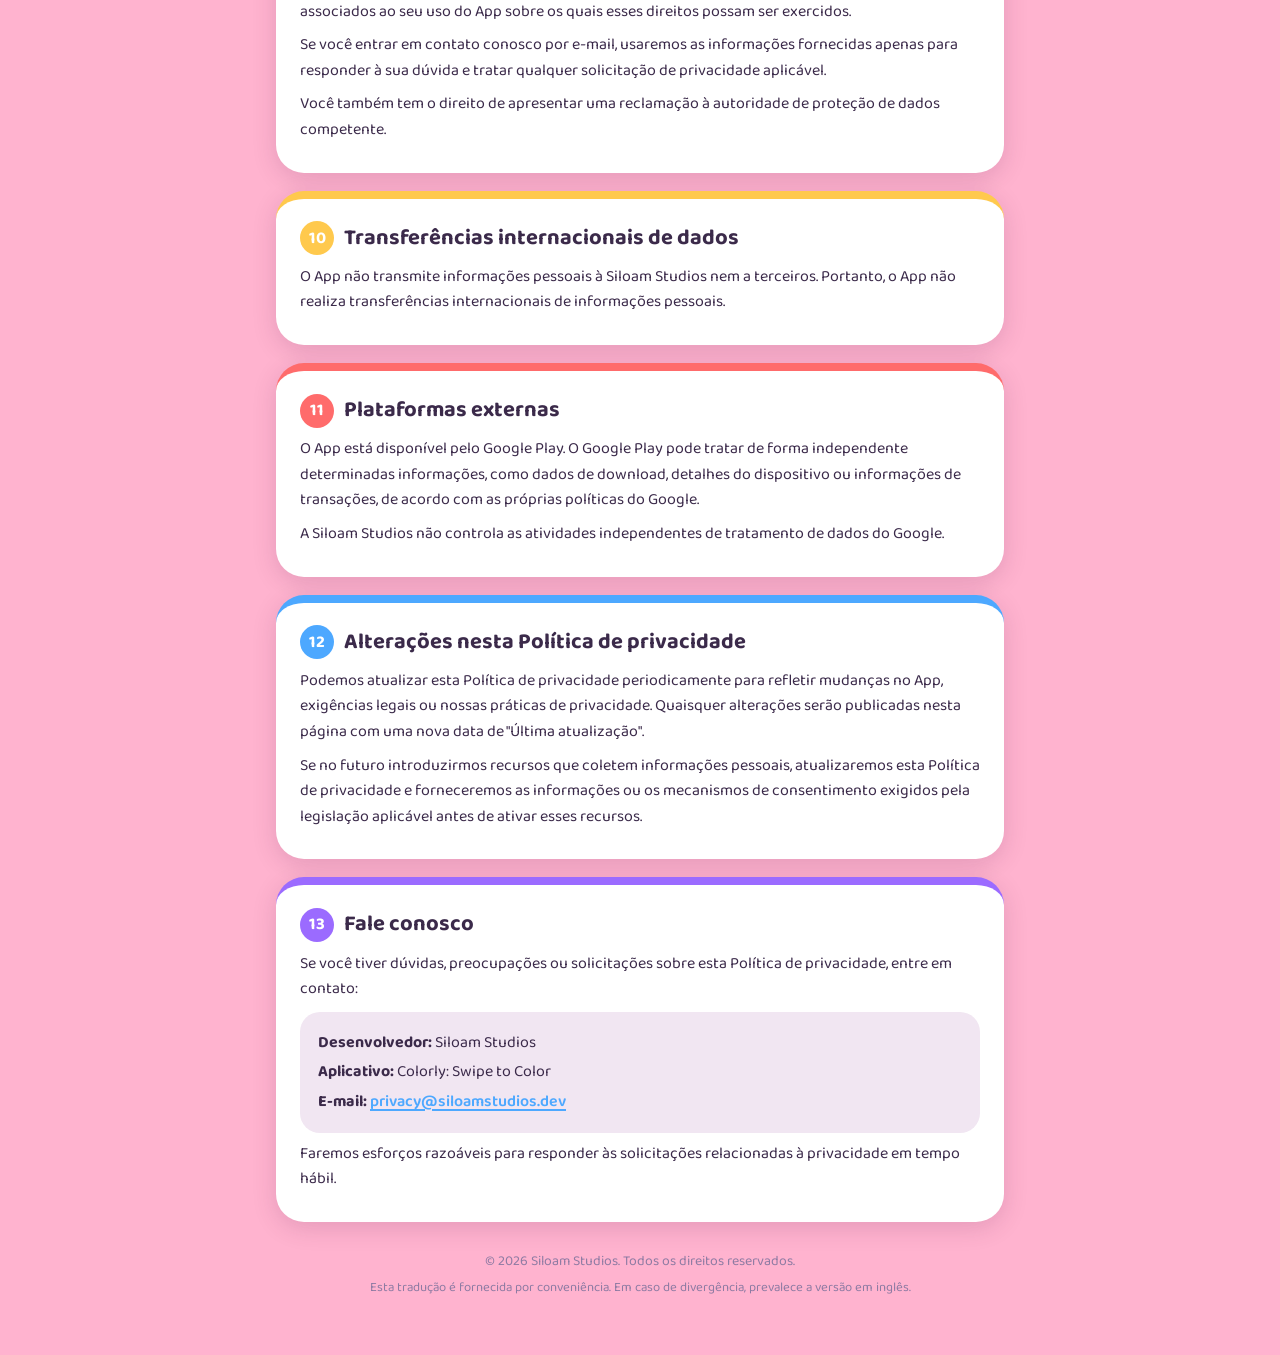
<file: colorly/privacy/pt/index.html>
<!doctype html>
<html lang="pt">
<head>
<meta charset="utf-8">
<meta name="viewport" content="width=device-width, initial-scale=1">
<title>Política de privacidade do Colorly</title>
<meta name="description" content="Política de privacidade do Colorly: Swipe to Color da Siloam Studios.">
<link rel="alternate" hreflang="en" href="/colorly/privacy/en/">
<link rel="alternate" hreflang="pl" href="/colorly/privacy/pl/">
<link rel="alternate" hreflang="es" href="/colorly/privacy/es/">
<link rel="alternate" hreflang="pt" href="/colorly/privacy/pt/">
<link rel="alternate" hreflang="fr" href="/colorly/privacy/fr/">
<link rel="alternate" hreflang="de" href="/colorly/privacy/de/">
<link rel="alternate" hreflang="x-default" href="/colorly/privacy/en/">
<link rel="icon" type="image/png" href="/colorly/privacy/icon.png">
<link rel="preconnect" href="https://fonts.googleapis.com">
<link rel="preconnect" href="https://fonts.gstatic.com" crossorigin>
<link href="https://fonts.googleapis.com/css2?family=Baloo+2:wght@400;500;600;700&display=swap" rel="stylesheet">
<link rel="stylesheet" href="/colorly/privacy/style.css">
</head>
<body>
<div class="blob b1"></div><div class="blob b2"></div><div class="blob b3"></div><div class="blob b4"></div>
<main>
  <header>
    <nav class="langs" aria-label="Idioma">
      <a href="/colorly/privacy/en/" lang="en">English</a>
      <a href="/colorly/privacy/pl/" lang="pl">Polski</a>
      <a href="/colorly/privacy/es/" lang="es">Español</a>
      <a href="/colorly/privacy/pt/" lang="pt" aria-current="page">Português</a>
      <a href="/colorly/privacy/fr/" lang="fr">Français</a>
      <a href="/colorly/privacy/de/" lang="de">Deutsch</a>
    </nav>
    <img src="/colorly/privacy/icon.png" alt="Ícone do app Colorly" width="112" height="112">
    <h1>Política de privacidade</h1>
    <p class="app">Colorly: Swipe to Color</p>
    <div class="dates">
      <span class="pill">Em vigor desde: 19 de novembro de 2026</span>
      <span class="pill">Última atualização: 19 de novembro de 2026</span>
    </div>
  </header>

  <div class="highlight">Não coletamos nenhuma informação pessoal. Suas pinturas ficam no seu dispositivo. 🎨</div>

  <section>
    <h2><span class="num">1</span>Introdução</h2>
    <p>Boas-vindas ao <strong>Colorly: Swipe to Color</strong> ("o App"), desenvolvido e publicado pela <strong>Siloam Studios</strong> ("nós" ou "nosso").</p>
    <p>Na Siloam Studios, valorizamos sua privacidade e temos o compromisso de oferecer uma experiência de colorir segura e agradável.</p>
    <p>Esta Política de privacidade explica como o App trata as informações e protege sua privacidade.</p>
  </section>

  <section>
    <h2><span class="num">2</span>Informações que coletamos</h2>
    <p><strong>Não coletamos informações pessoais por meio do App.</strong></p>
    <p>O Colorly: Swipe to Color foi projetado para funcionar sem que os usuários precisem fornecer informações pessoais. O App não solicita acesso à internet e não envia nenhum dado para fora do seu dispositivo.</p>
    <p>Especificamente:</p>
    <ul>
      <li>Não exigimos criação de conta nem cadastro.</li>
      <li>Não coletamos nomes, endereços de e-mail ou números de telefone.</li>
      <li>Não coletamos informações de localização.</li>
      <li>Não coletamos contatos, fotografias ou outros arquivos pessoais.</li>
      <li>Não coletamos informações de pagamento ou financeiras.</li>
      <li>Não rastreamos a atividade dos usuários em outros aplicativos ou sites.</li>
      <li>Não coletamos identificadores do dispositivo nem análises de uso.</li>
      <li>Não usamos informações pessoais para publicidade ou marketing.</li>
    </ul>
    <p>Você pode usar o App sem fornecer informações pessoais.</p>
  </section>

  <section>
    <h2><span class="num">3</span>Dados do jogo e armazenamento local</h2>
    <p>O App armazena localmente no seu dispositivo informações relacionadas ao jogo, como o progresso da pintura, as obras concluídas e o progresso do jogador (por exemplo, níveis e imagens diárias).</p>
    <p>Essas informações são usadas apenas para oferecer as funcionalidades do App e manter sua experiência de colorir.</p>
    <p>As informações do jogo armazenadas localmente não são transmitidas à Siloam Studios nem armazenadas em nossos servidores.</p>
    <p>Se você optar por salvar uma imagem concluída no seu celular, o App grava o arquivo apenas no local que você escolher no seu dispositivo (ou na pasta Downloads). Isso acontece somente a seu pedido, e a imagem não é enviada para nós nem para mais ninguém.</p>
  </section>

  <section>
    <h2><span class="num">4</span>Permissões do dispositivo</h2>
    <p>O App solicita apenas a permissão para usar a vibração do dispositivo, que oferece um leve retorno tátil enquanto você colore. Essa permissão não dá acesso a nenhuma informação pessoal.</p>
  </section>

  <section>
    <h2><span class="num">5</span>Como usamos as informações</h2>
    <p>Como não coletamos informações pessoais por meio do App, não as usamos para publicidade, análises, criação de perfis ou marketing.</p>
    <p>As informações do jogo armazenadas localmente são usadas exclusivamente para o funcionamento do App.</p>
  </section>

  <section>
    <h2><span class="num">6</span>Serviços de terceiros</h2>
    <p>O App não integra serviços de publicidade, análise ou rastreamento de terceiros.</p>
    <p>Não vendemos, alugamos, trocamos nem compartilhamos informações pessoais com anunciantes, corretores de dados ou outros terceiros.</p>
    <p>O App é distribuído pelo Google Play, que opera de forma independente segundo as próprias políticas de privacidade e termos do Google. Para saber mais sobre as práticas de privacidade do Google, acesse <a href="https://policies.google.com/privacy" rel="noopener">policies.google.com/privacy</a>.</p>
  </section>

  <section>
    <h2><span class="num">7</span>Segurança dos dados</h2>
    <p>Levamos a privacidade dos usuários a sério. O App foi projetado para minimizar o tratamento de dados, pois não coleta nem transmite informações pessoais.</p>
    <p>O progresso do jogo é armazenado localmente no dispositivo do usuário. A segurança das informações armazenadas localmente também depende do dispositivo e do sistema operacional.</p>
  </section>

  <section>
    <h2><span class="num">8</span>Retenção e exclusão de dados</h2>
    <p>Como não coletamos nem armazenamos informações pessoais em nossos servidores, não mantemos um banco de dados com informações pessoais dos usuários.</p>
    <p>Os dados do jogo armazenados pelo App podem ser excluídos a qualquer momento limpando o armazenamento do App ou desinstalando-o. O App não usa o backup em nuvem do dispositivo, portanto a desinstalação remove esses dados. As imagens que você salvou no seu dispositivo permanecem lá até que você as exclua.</p>
    <p>Não é necessária nenhuma conta de usuário, portanto não há conta a ser excluída.</p>
  </section>

  <section>
    <h2><span class="num">9</span>Seus direitos de privacidade (RGPD/GDPR)</h2>
    <p>Respeitamos os direitos de privacidade dos usuários da União Europeia e do Espaço Económico Europeu nos termos do Regulamento Geral sobre a Proteção de Dados (RGPD/GDPR).</p>
    <p>Quando aplicável, as pessoas têm direitos relativos aos seus dados pessoais, incluindo os direitos de acesso, retificação, eliminação, limitação do tratamento, oposição ao tratamento e portabilidade dos dados.</p>
    <p>Como o App não coleta informações pessoais, a Siloam Studios não mantém dados pessoais associados ao seu uso do App sobre os quais esses direitos possam ser exercidos.</p>
    <p>Se você entrar em contato conosco por e-mail, usaremos as informações fornecidas apenas para responder à sua dúvida e tratar qualquer solicitação de privacidade aplicável.</p>
    <p>Você também tem o direito de apresentar uma reclamação à autoridade de proteção de dados competente.</p>
  </section>

  <section>
    <h2><span class="num">10</span>Transferências internacionais de dados</h2>
    <p>O App não transmite informações pessoais à Siloam Studios nem a terceiros. Portanto, o App não realiza transferências internacionais de informações pessoais.</p>
  </section>

  <section>
    <h2><span class="num">11</span>Plataformas externas</h2>
    <p>O App está disponível pelo Google Play. O Google Play pode tratar de forma independente determinadas informações, como dados de download, detalhes do dispositivo ou informações de transações, de acordo com as próprias políticas do Google.</p>
    <p>A Siloam Studios não controla as atividades independentes de tratamento de dados do Google.</p>
  </section>

  <section>
    <h2><span class="num">12</span>Alterações nesta Política de privacidade</h2>
    <p>Podemos atualizar esta Política de privacidade periodicamente para refletir mudanças no App, exigências legais ou nossas práticas de privacidade. Quaisquer alterações serão publicadas nesta página com uma nova data de "Última atualização".</p>
    <p>Se no futuro introduzirmos recursos que coletem informações pessoais, atualizaremos esta Política de privacidade e forneceremos as informações ou os mecanismos de consentimento exigidos pela legislação aplicável antes de ativar esses recursos.</p>
  </section>

  <section>
    <h2><span class="num">13</span>Fale conosco</h2>
    <p>Se você tiver dúvidas, preocupações ou solicitações sobre esta Política de privacidade, entre em contato:</p>
    <div class="contact">
      <p><strong>Desenvolvedor:</strong> Siloam Studios</p>
      <p><strong>Aplicativo:</strong> Colorly: Swipe to Color</p>
      <p><strong>E-mail:</strong> <a href="mailto:privacy@siloamstudios.dev">privacy@siloamstudios.dev</a></p>
    </div>
    <p>Faremos esforços razoáveis para responder às solicitações relacionadas à privacidade em tempo hábil.</p>
  </section>

  <footer>© 2026 Siloam Studios. Todos os direitos reservados.<p class="note">Esta tradução é fornecida por conveniência. Em caso de divergência, prevalece a versão em inglês.</p></footer>
</main>
</body>
</html>
</file>
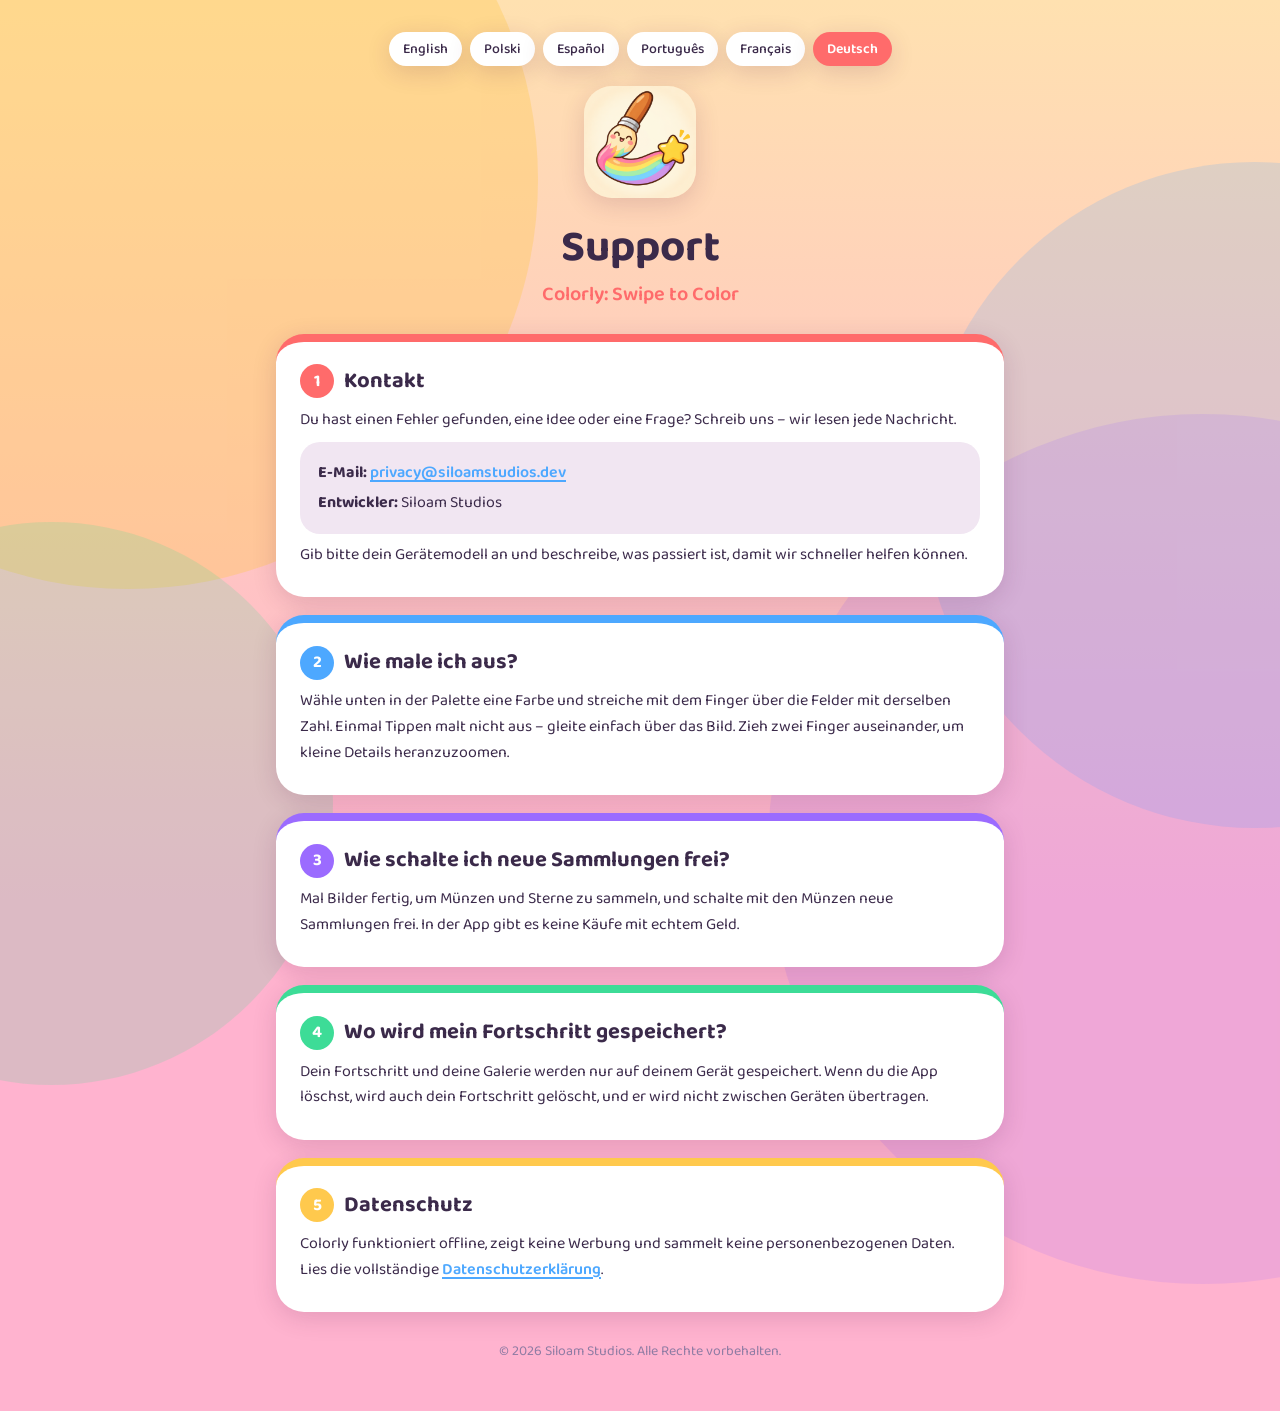
<file: colorly/support/de/index.html>
<!doctype html>
<html lang="de">
<head>
<meta charset="utf-8">
<meta name="viewport" content="width=device-width, initial-scale=1">
<title>Colorly Support</title>
<meta name="description" content="Hilfe und Kontakt für Colorly: Swipe to Color von Siloam Studios.">
<link rel="alternate" hreflang="en" href="/colorly/support/en/">
<link rel="alternate" hreflang="pl" href="/colorly/support/pl/">
<link rel="alternate" hreflang="es" href="/colorly/support/es/">
<link rel="alternate" hreflang="pt" href="/colorly/support/pt/">
<link rel="alternate" hreflang="fr" href="/colorly/support/fr/">
<link rel="alternate" hreflang="de" href="/colorly/support/de/">
<link rel="alternate" hreflang="x-default" href="/colorly/support/en/">
<link rel="icon" type="image/png" href="/colorly/privacy/icon.png">
<link rel="preconnect" href="https://fonts.googleapis.com">
<link rel="preconnect" href="https://fonts.gstatic.com" crossorigin>
<link href="https://fonts.googleapis.com/css2?family=Baloo+2:wght@400;500;600;700&display=swap" rel="stylesheet">
<link rel="stylesheet" href="/colorly/privacy/style.css">
</head>
<body>
<div class="blob b1"></div><div class="blob b2"></div><div class="blob b3"></div><div class="blob b4"></div>
<main>
  <header>
    <nav class="langs" aria-label="Language">
      <a href="/colorly/support/en/" lang="en">English</a>
      <a href="/colorly/support/pl/" lang="pl">Polski</a>
      <a href="/colorly/support/es/" lang="es">Español</a>
      <a href="/colorly/support/pt/" lang="pt">Português</a>
      <a href="/colorly/support/fr/" lang="fr">Français</a>
      <a href="/colorly/support/de/" lang="de" aria-current="page">Deutsch</a>
    </nav>
    <img src="/colorly/privacy/icon.png" alt="Colorly App-Symbol" width="112" height="112">
    <h1>Support</h1>
    <p class="app">Colorly: Swipe to Color</p>
  </header>

  <section>
    <h2><span class="num">1</span>Kontakt</h2>
    <p>Du hast einen Fehler gefunden, eine Idee oder eine Frage? Schreib uns – wir lesen jede Nachricht.</p>
    <div class="contact">
      <p><strong>E-Mail:</strong> <a href="mailto:privacy@siloamstudios.dev?subject=Colorly%20Support">privacy@siloamstudios.dev</a></p>
      <p><strong>Entwickler:</strong> Siloam Studios</p>
    </div>
    <p>Gib bitte dein Gerätemodell an und beschreibe, was passiert ist, damit wir schneller helfen können.</p>
  </section>

  <section>
    <h2><span class="num">2</span>Wie male ich aus?</h2>
    <p>Wähle unten in der Palette eine Farbe und streiche mit dem Finger über die Felder mit derselben Zahl. Einmal Tippen malt nicht aus – gleite einfach über das Bild. Zieh zwei Finger auseinander, um kleine Details heranzuzoomen.</p>
  </section>

  <section>
    <h2><span class="num">3</span>Wie schalte ich neue Sammlungen frei?</h2>
    <p>Mal Bilder fertig, um Münzen und Sterne zu sammeln, und schalte mit den Münzen neue Sammlungen frei. In der App gibt es keine Käufe mit echtem Geld.</p>
  </section>

  <section>
    <h2><span class="num">4</span>Wo wird mein Fortschritt gespeichert?</h2>
    <p>Dein Fortschritt und deine Galerie werden nur auf deinem Gerät gespeichert. Wenn du die App löschst, wird auch dein Fortschritt gelöscht, und er wird nicht zwischen Geräten übertragen.</p>
  </section>

  <section>
    <h2><span class="num">5</span>Datenschutz</h2>
    <p>Colorly funktioniert offline, zeigt keine Werbung und sammelt keine personenbezogenen Daten. Lies die vollständige <a href="/colorly/privacy/de/">Datenschutzerklärung</a>.</p>
  </section>
  <footer>© 2026 Siloam Studios. Alle Rechte vorbehalten.</footer>
</main>
</body>
</html>
</file>
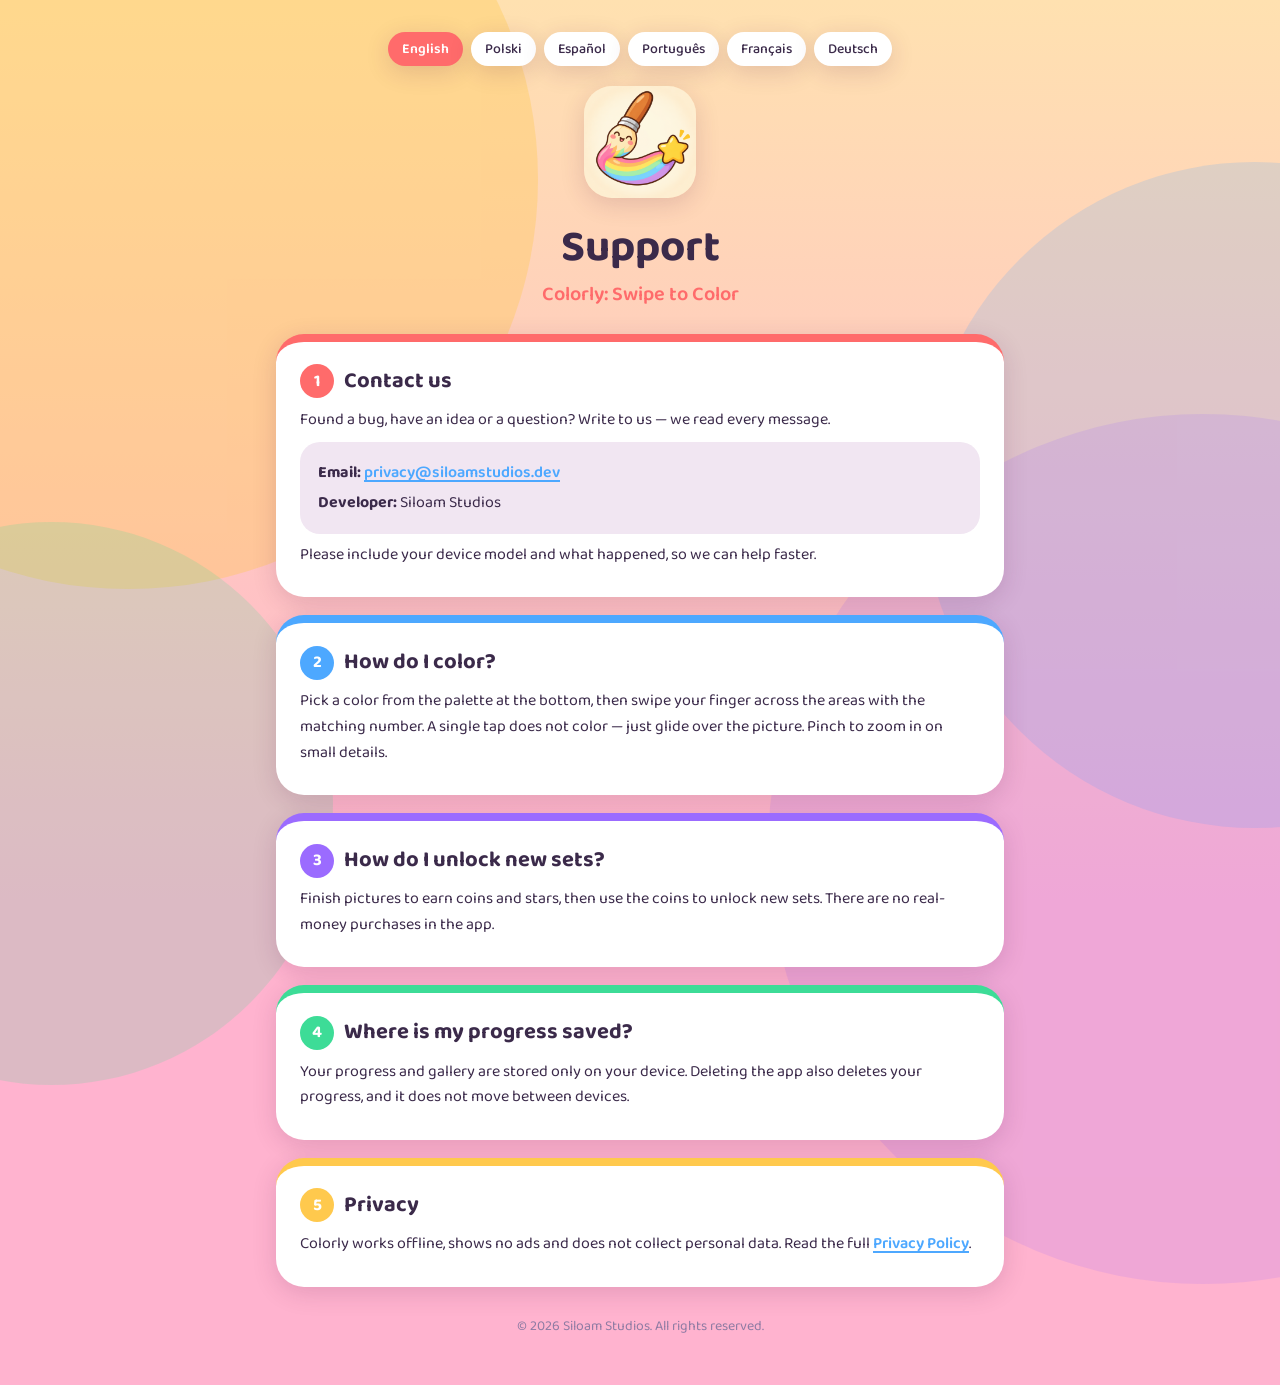
<file: colorly/support/en/index.html>
<!doctype html>
<html lang="en">
<head>
<meta charset="utf-8">
<meta name="viewport" content="width=device-width, initial-scale=1">
<title>Colorly Support</title>
<meta name="description" content="Help and contact for Colorly: Swipe to Color by Siloam Studios.">
<link rel="alternate" hreflang="en" href="/colorly/support/en/">
<link rel="alternate" hreflang="pl" href="/colorly/support/pl/">
<link rel="alternate" hreflang="es" href="/colorly/support/es/">
<link rel="alternate" hreflang="pt" href="/colorly/support/pt/">
<link rel="alternate" hreflang="fr" href="/colorly/support/fr/">
<link rel="alternate" hreflang="de" href="/colorly/support/de/">
<link rel="alternate" hreflang="x-default" href="/colorly/support/en/">
<link rel="icon" type="image/png" href="/colorly/privacy/icon.png">
<link rel="preconnect" href="https://fonts.googleapis.com">
<link rel="preconnect" href="https://fonts.gstatic.com" crossorigin>
<link href="https://fonts.googleapis.com/css2?family=Baloo+2:wght@400;500;600;700&display=swap" rel="stylesheet">
<link rel="stylesheet" href="/colorly/privacy/style.css">
</head>
<body>
<div class="blob b1"></div><div class="blob b2"></div><div class="blob b3"></div><div class="blob b4"></div>
<main>
  <header>
    <nav class="langs" aria-label="Language">
      <a href="/colorly/support/en/" lang="en" aria-current="page">English</a>
      <a href="/colorly/support/pl/" lang="pl">Polski</a>
      <a href="/colorly/support/es/" lang="es">Español</a>
      <a href="/colorly/support/pt/" lang="pt">Português</a>
      <a href="/colorly/support/fr/" lang="fr">Français</a>
      <a href="/colorly/support/de/" lang="de">Deutsch</a>
    </nav>
    <img src="/colorly/privacy/icon.png" alt="Colorly app icon" width="112" height="112">
    <h1>Support</h1>
    <p class="app">Colorly: Swipe to Color</p>
  </header>

  <section>
    <h2><span class="num">1</span>Contact us</h2>
    <p>Found a bug, have an idea or a question? Write to us — we read every message.</p>
    <div class="contact">
      <p><strong>Email:</strong> <a href="mailto:privacy@siloamstudios.dev?subject=Colorly%20support">privacy@siloamstudios.dev</a></p>
      <p><strong>Developer:</strong> Siloam Studios</p>
    </div>
    <p>Please include your device model and what happened, so we can help faster.</p>
  </section>

  <section>
    <h2><span class="num">2</span>How do I color?</h2>
    <p>Pick a color from the palette at the bottom, then swipe your finger across the areas with the matching number. A single tap does not color — just glide over the picture. Pinch to zoom in on small details.</p>
  </section>

  <section>
    <h2><span class="num">3</span>How do I unlock new sets?</h2>
    <p>Finish pictures to earn coins and stars, then use the coins to unlock new sets. There are no real-money purchases in the app.</p>
  </section>

  <section>
    <h2><span class="num">4</span>Where is my progress saved?</h2>
    <p>Your progress and gallery are stored only on your device. Deleting the app also deletes your progress, and it does not move between devices.</p>
  </section>

  <section>
    <h2><span class="num">5</span>Privacy</h2>
    <p>Colorly works offline, shows no ads and does not collect personal data. Read the full <a href="/colorly/privacy/en/">Privacy Policy</a>.</p>
  </section>
  <footer>© 2026 Siloam Studios. All rights reserved.</footer>
</main>
</body>
</html>
</file>
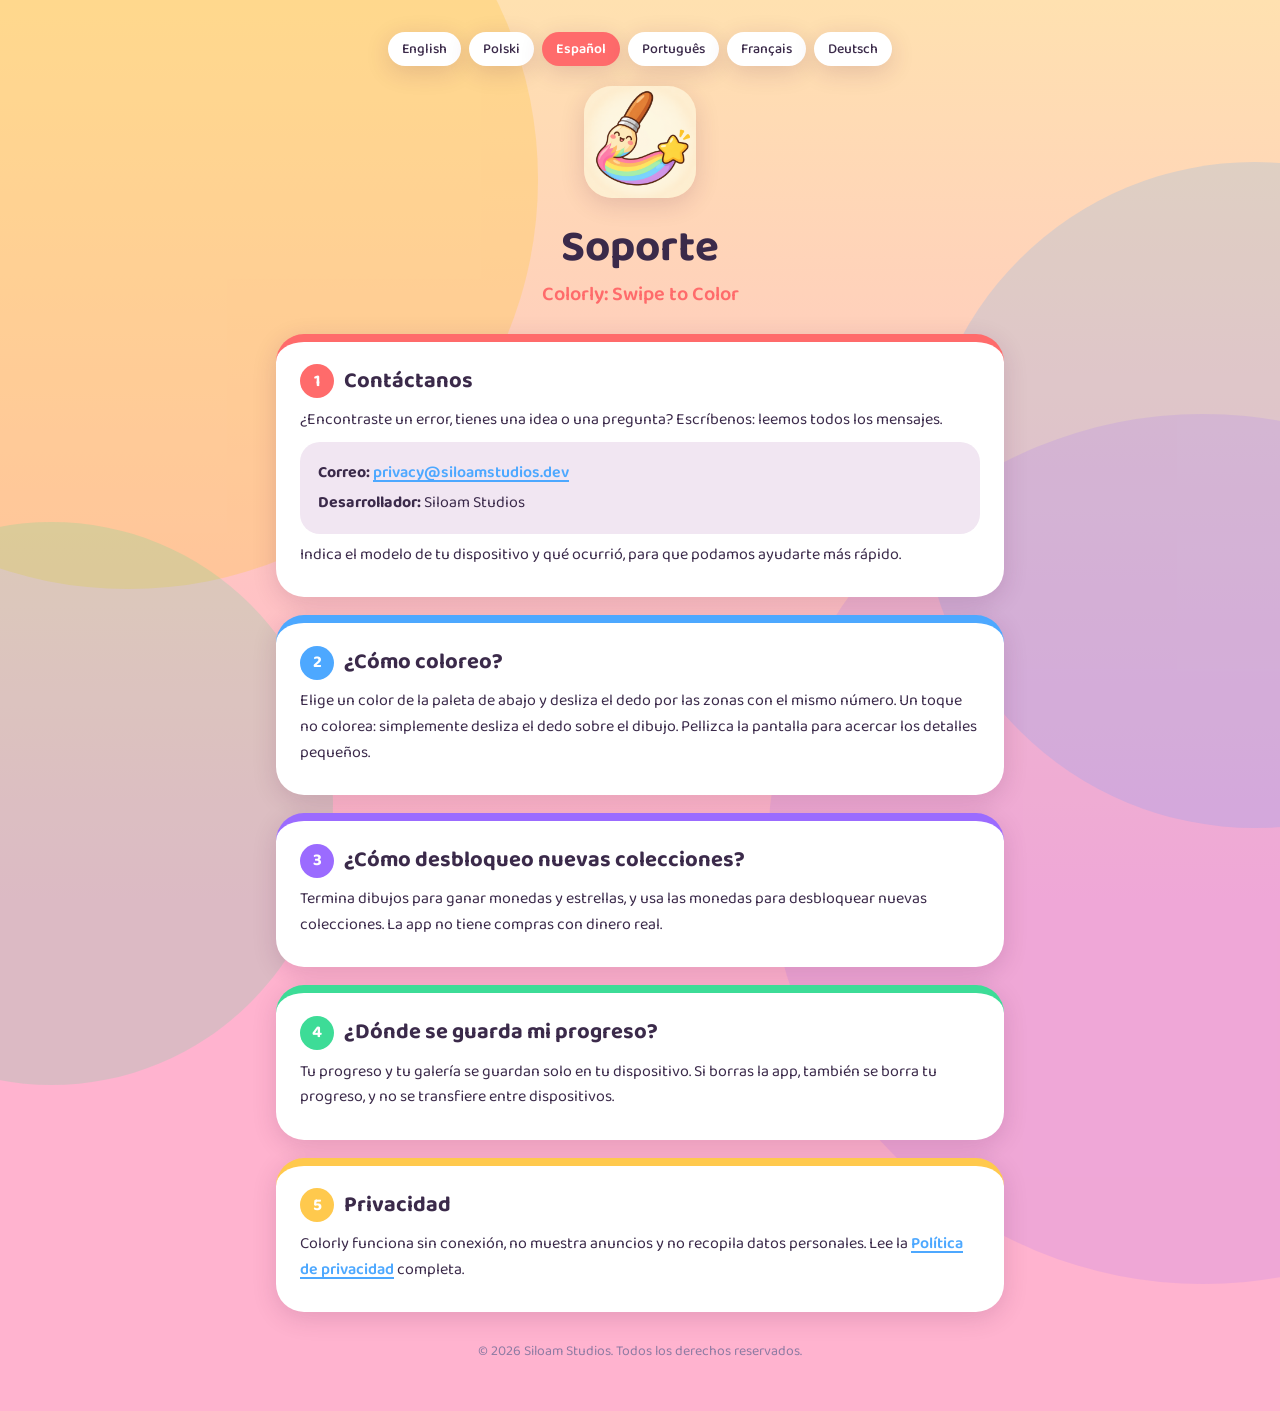
<file: colorly/support/es/index.html>
<!doctype html>
<html lang="es">
<head>
<meta charset="utf-8">
<meta name="viewport" content="width=device-width, initial-scale=1">
<title>Soporte de Colorly</title>
<meta name="description" content="Ayuda y contacto de Colorly: Swipe to Color de Siloam Studios.">
<link rel="alternate" hreflang="en" href="/colorly/support/en/">
<link rel="alternate" hreflang="pl" href="/colorly/support/pl/">
<link rel="alternate" hreflang="es" href="/colorly/support/es/">
<link rel="alternate" hreflang="pt" href="/colorly/support/pt/">
<link rel="alternate" hreflang="fr" href="/colorly/support/fr/">
<link rel="alternate" hreflang="de" href="/colorly/support/de/">
<link rel="alternate" hreflang="x-default" href="/colorly/support/en/">
<link rel="icon" type="image/png" href="/colorly/privacy/icon.png">
<link rel="preconnect" href="https://fonts.googleapis.com">
<link rel="preconnect" href="https://fonts.gstatic.com" crossorigin>
<link href="https://fonts.googleapis.com/css2?family=Baloo+2:wght@400;500;600;700&display=swap" rel="stylesheet">
<link rel="stylesheet" href="/colorly/privacy/style.css">
</head>
<body>
<div class="blob b1"></div><div class="blob b2"></div><div class="blob b3"></div><div class="blob b4"></div>
<main>
  <header>
    <nav class="langs" aria-label="Language">
      <a href="/colorly/support/en/" lang="en">English</a>
      <a href="/colorly/support/pl/" lang="pl">Polski</a>
      <a href="/colorly/support/es/" lang="es" aria-current="page">Español</a>
      <a href="/colorly/support/pt/" lang="pt">Português</a>
      <a href="/colorly/support/fr/" lang="fr">Français</a>
      <a href="/colorly/support/de/" lang="de">Deutsch</a>
    </nav>
    <img src="/colorly/privacy/icon.png" alt="Icono de la app Colorly" width="112" height="112">
    <h1>Soporte</h1>
    <p class="app">Colorly: Swipe to Color</p>
  </header>

  <section>
    <h2><span class="num">1</span>Contáctanos</h2>
    <p>¿Encontraste un error, tienes una idea o una pregunta? Escríbenos: leemos todos los mensajes.</p>
    <div class="contact">
      <p><strong>Correo:</strong> <a href="mailto:privacy@siloamstudios.dev?subject=Soporte%20de%20Colorly">privacy@siloamstudios.dev</a></p>
      <p><strong>Desarrollador:</strong> Siloam Studios</p>
    </div>
    <p>Indica el modelo de tu dispositivo y qué ocurrió, para que podamos ayudarte más rápido.</p>
  </section>

  <section>
    <h2><span class="num">2</span>¿Cómo coloreo?</h2>
    <p>Elige un color de la paleta de abajo y desliza el dedo por las zonas con el mismo número. Un toque no colorea: simplemente desliza el dedo sobre el dibujo. Pellizca la pantalla para acercar los detalles pequeños.</p>
  </section>

  <section>
    <h2><span class="num">3</span>¿Cómo desbloqueo nuevas colecciones?</h2>
    <p>Termina dibujos para ganar monedas y estrellas, y usa las monedas para desbloquear nuevas colecciones. La app no tiene compras con dinero real.</p>
  </section>

  <section>
    <h2><span class="num">4</span>¿Dónde se guarda mi progreso?</h2>
    <p>Tu progreso y tu galería se guardan solo en tu dispositivo. Si borras la app, también se borra tu progreso, y no se transfiere entre dispositivos.</p>
  </section>

  <section>
    <h2><span class="num">5</span>Privacidad</h2>
    <p>Colorly funciona sin conexión, no muestra anuncios y no recopila datos personales. Lee la <a href="/colorly/privacy/es/">Política de privacidad</a> completa.</p>
  </section>
  <footer>© 2026 Siloam Studios. Todos los derechos reservados.</footer>
</main>
</body>
</html>
</file>
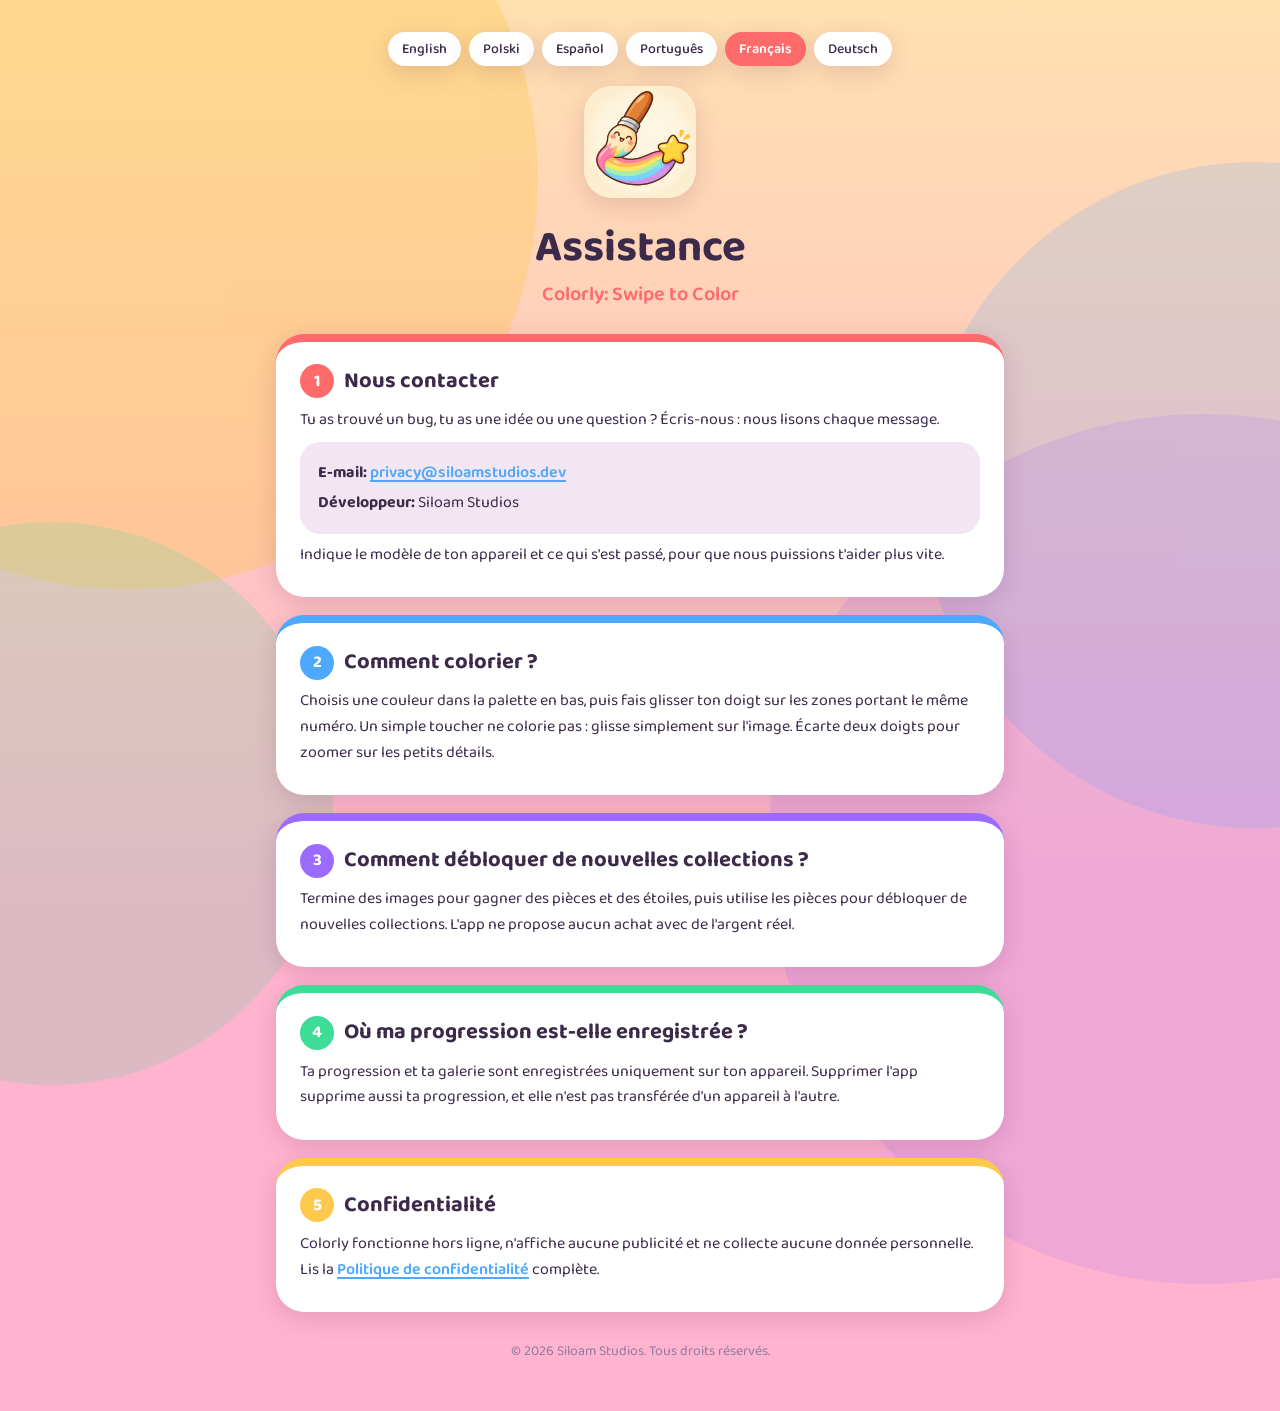
<file: colorly/support/fr/index.html>
<!doctype html>
<html lang="fr">
<head>
<meta charset="utf-8">
<meta name="viewport" content="width=device-width, initial-scale=1">
<title>Assistance Colorly</title>
<meta name="description" content="Aide et contact pour Colorly: Swipe to Color de Siloam Studios.">
<link rel="alternate" hreflang="en" href="/colorly/support/en/">
<link rel="alternate" hreflang="pl" href="/colorly/support/pl/">
<link rel="alternate" hreflang="es" href="/colorly/support/es/">
<link rel="alternate" hreflang="pt" href="/colorly/support/pt/">
<link rel="alternate" hreflang="fr" href="/colorly/support/fr/">
<link rel="alternate" hreflang="de" href="/colorly/support/de/">
<link rel="alternate" hreflang="x-default" href="/colorly/support/en/">
<link rel="icon" type="image/png" href="/colorly/privacy/icon.png">
<link rel="preconnect" href="https://fonts.googleapis.com">
<link rel="preconnect" href="https://fonts.gstatic.com" crossorigin>
<link href="https://fonts.googleapis.com/css2?family=Baloo+2:wght@400;500;600;700&display=swap" rel="stylesheet">
<link rel="stylesheet" href="/colorly/privacy/style.css">
</head>
<body>
<div class="blob b1"></div><div class="blob b2"></div><div class="blob b3"></div><div class="blob b4"></div>
<main>
  <header>
    <nav class="langs" aria-label="Language">
      <a href="/colorly/support/en/" lang="en">English</a>
      <a href="/colorly/support/pl/" lang="pl">Polski</a>
      <a href="/colorly/support/es/" lang="es">Español</a>
      <a href="/colorly/support/pt/" lang="pt">Português</a>
      <a href="/colorly/support/fr/" lang="fr" aria-current="page">Français</a>
      <a href="/colorly/support/de/" lang="de">Deutsch</a>
    </nav>
    <img src="/colorly/privacy/icon.png" alt="Icône de l'app Colorly" width="112" height="112">
    <h1>Assistance</h1>
    <p class="app">Colorly: Swipe to Color</p>
  </header>

  <section>
    <h2><span class="num">1</span>Nous contacter</h2>
    <p>Tu as trouvé un bug, tu as une idée ou une question ? Écris-nous : nous lisons chaque message.</p>
    <div class="contact">
      <p><strong>E-mail:</strong> <a href="mailto:privacy@siloamstudios.dev?subject=Assistance%20Colorly">privacy@siloamstudios.dev</a></p>
      <p><strong>Développeur:</strong> Siloam Studios</p>
    </div>
    <p>Indique le modèle de ton appareil et ce qui s'est passé, pour que nous puissions t'aider plus vite.</p>
  </section>

  <section>
    <h2><span class="num">2</span>Comment colorier ?</h2>
    <p>Choisis une couleur dans la palette en bas, puis fais glisser ton doigt sur les zones portant le même numéro. Un simple toucher ne colorie pas : glisse simplement sur l'image. Écarte deux doigts pour zoomer sur les petits détails.</p>
  </section>

  <section>
    <h2><span class="num">3</span>Comment débloquer de nouvelles collections ?</h2>
    <p>Termine des images pour gagner des pièces et des étoiles, puis utilise les pièces pour débloquer de nouvelles collections. L'app ne propose aucun achat avec de l'argent réel.</p>
  </section>

  <section>
    <h2><span class="num">4</span>Où ma progression est-elle enregistrée ?</h2>
    <p>Ta progression et ta galerie sont enregistrées uniquement sur ton appareil. Supprimer l'app supprime aussi ta progression, et elle n'est pas transférée d'un appareil à l'autre.</p>
  </section>

  <section>
    <h2><span class="num">5</span>Confidentialité</h2>
    <p>Colorly fonctionne hors ligne, n'affiche aucune publicité et ne collecte aucune donnée personnelle. Lis la <a href="/colorly/privacy/fr/">Politique de confidentialité</a> complète.</p>
  </section>
  <footer>© 2026 Siloam Studios. Tous droits réservés.</footer>
</main>
</body>
</html>
</file>
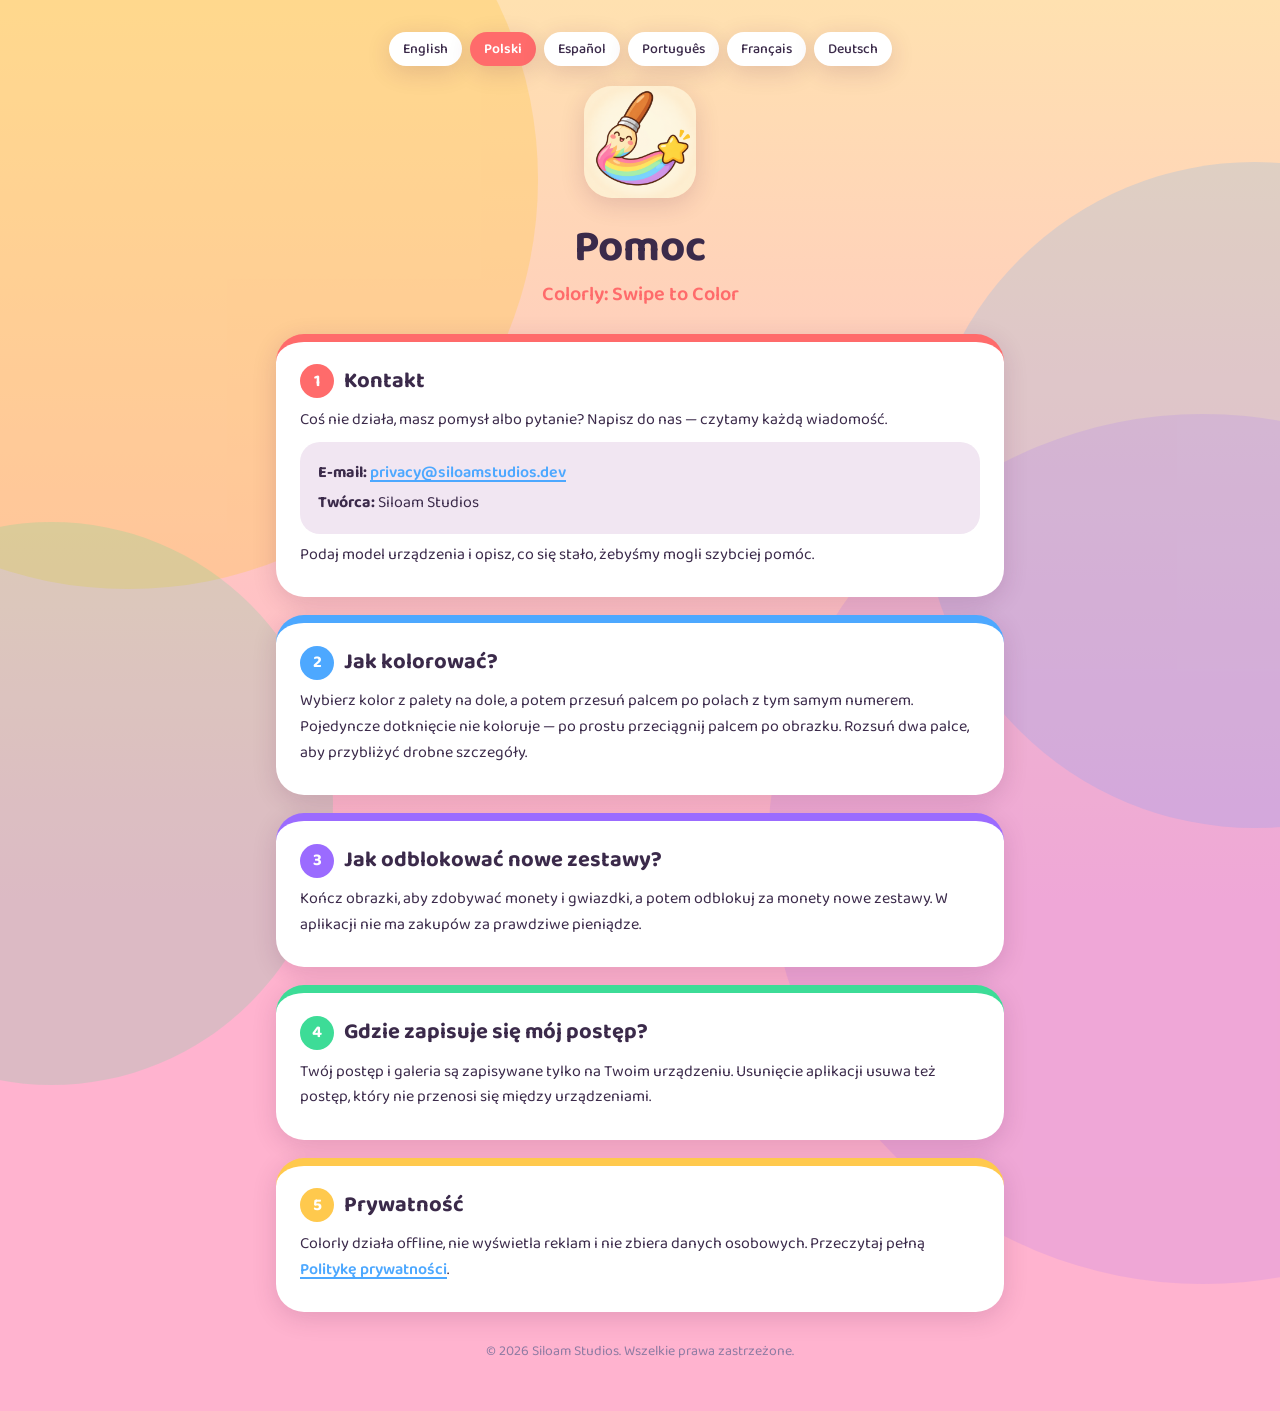
<file: colorly/support/pl/index.html>
<!doctype html>
<html lang="pl">
<head>
<meta charset="utf-8">
<meta name="viewport" content="width=device-width, initial-scale=1">
<title>Colorly – Pomoc</title>
<meta name="description" content="Pomoc i kontakt dla Colorly: Swipe to Color od Siloam Studios.">
<link rel="alternate" hreflang="en" href="/colorly/support/en/">
<link rel="alternate" hreflang="pl" href="/colorly/support/pl/">
<link rel="alternate" hreflang="es" href="/colorly/support/es/">
<link rel="alternate" hreflang="pt" href="/colorly/support/pt/">
<link rel="alternate" hreflang="fr" href="/colorly/support/fr/">
<link rel="alternate" hreflang="de" href="/colorly/support/de/">
<link rel="alternate" hreflang="x-default" href="/colorly/support/en/">
<link rel="icon" type="image/png" href="/colorly/privacy/icon.png">
<link rel="preconnect" href="https://fonts.googleapis.com">
<link rel="preconnect" href="https://fonts.gstatic.com" crossorigin>
<link href="https://fonts.googleapis.com/css2?family=Baloo+2:wght@400;500;600;700&display=swap" rel="stylesheet">
<link rel="stylesheet" href="/colorly/privacy/style.css">
</head>
<body>
<div class="blob b1"></div><div class="blob b2"></div><div class="blob b3"></div><div class="blob b4"></div>
<main>
  <header>
    <nav class="langs" aria-label="Language">
      <a href="/colorly/support/en/" lang="en">English</a>
      <a href="/colorly/support/pl/" lang="pl" aria-current="page">Polski</a>
      <a href="/colorly/support/es/" lang="es">Español</a>
      <a href="/colorly/support/pt/" lang="pt">Português</a>
      <a href="/colorly/support/fr/" lang="fr">Français</a>
      <a href="/colorly/support/de/" lang="de">Deutsch</a>
    </nav>
    <img src="/colorly/privacy/icon.png" alt="Ikona aplikacji Colorly" width="112" height="112">
    <h1>Pomoc</h1>
    <p class="app">Colorly: Swipe to Color</p>
  </header>

  <section>
    <h2><span class="num">1</span>Kontakt</h2>
    <p>Coś nie działa, masz pomysł albo pytanie? Napisz do nas — czytamy każdą wiadomość.</p>
    <div class="contact">
      <p><strong>E-mail:</strong> <a href="mailto:privacy@siloamstudios.dev?subject=Colorly%20-%20pomoc">privacy@siloamstudios.dev</a></p>
      <p><strong>Twórca:</strong> Siloam Studios</p>
    </div>
    <p>Podaj model urządzenia i opisz, co się stało, żebyśmy mogli szybciej pomóc.</p>
  </section>

  <section>
    <h2><span class="num">2</span>Jak kolorować?</h2>
    <p>Wybierz kolor z palety na dole, a potem przesuń palcem po polach z tym samym numerem. Pojedyncze dotknięcie nie koloruje — po prostu przeciągnij palcem po obrazku. Rozsuń dwa palce, aby przybliżyć drobne szczegóły.</p>
  </section>

  <section>
    <h2><span class="num">3</span>Jak odblokować nowe zestawy?</h2>
    <p>Kończ obrazki, aby zdobywać monety i gwiazdki, a potem odblokuj za monety nowe zestawy. W aplikacji nie ma zakupów za prawdziwe pieniądze.</p>
  </section>

  <section>
    <h2><span class="num">4</span>Gdzie zapisuje się mój postęp?</h2>
    <p>Twój postęp i galeria są zapisywane tylko na Twoim urządzeniu. Usunięcie aplikacji usuwa też postęp, który nie przenosi się między urządzeniami.</p>
  </section>

  <section>
    <h2><span class="num">5</span>Prywatność</h2>
    <p>Colorly działa offline, nie wyświetla reklam i nie zbiera danych osobowych. Przeczytaj pełną <a href="/colorly/privacy/pl/">Politykę prywatności</a>.</p>
  </section>
  <footer>© 2026 Siloam Studios. Wszelkie prawa zastrzeżone.</footer>
</main>
</body>
</html>
</file>
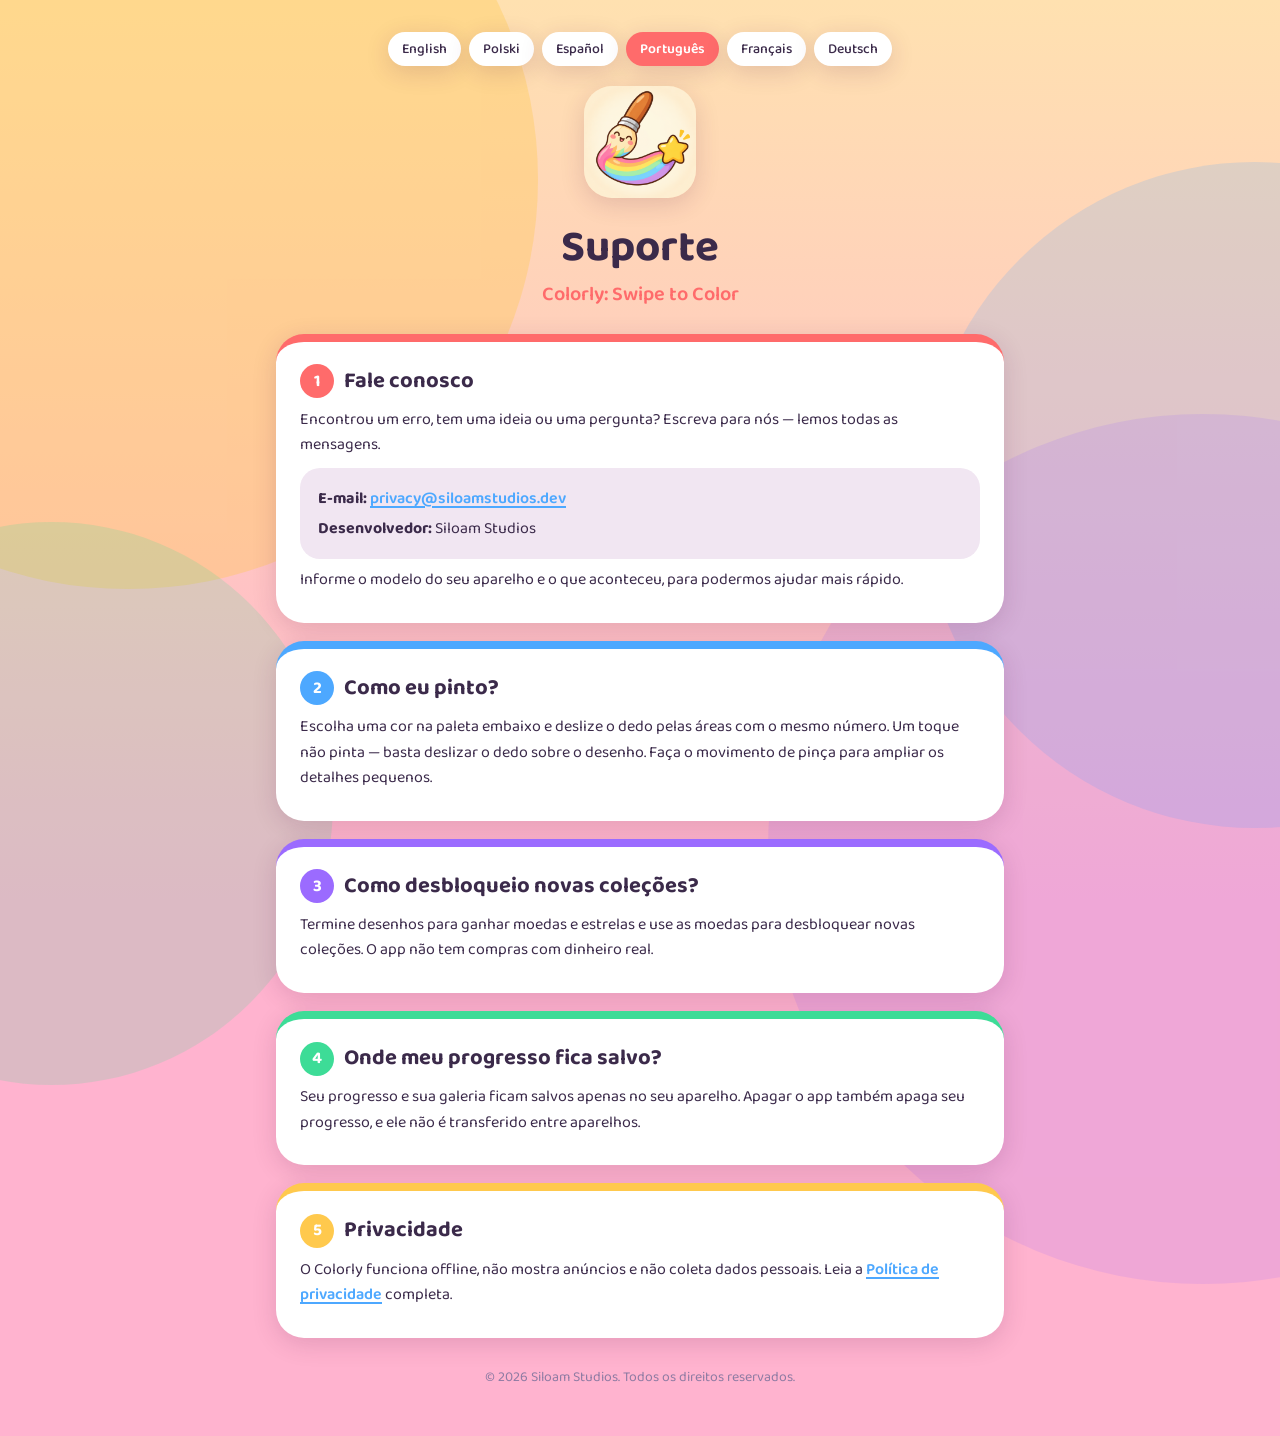
<file: colorly/support/pt/index.html>
<!doctype html>
<html lang="pt">
<head>
<meta charset="utf-8">
<meta name="viewport" content="width=device-width, initial-scale=1">
<title>Suporte do Colorly</title>
<meta name="description" content="Ajuda e contato do Colorly: Swipe to Color da Siloam Studios.">
<link rel="alternate" hreflang="en" href="/colorly/support/en/">
<link rel="alternate" hreflang="pl" href="/colorly/support/pl/">
<link rel="alternate" hreflang="es" href="/colorly/support/es/">
<link rel="alternate" hreflang="pt" href="/colorly/support/pt/">
<link rel="alternate" hreflang="fr" href="/colorly/support/fr/">
<link rel="alternate" hreflang="de" href="/colorly/support/de/">
<link rel="alternate" hreflang="x-default" href="/colorly/support/en/">
<link rel="icon" type="image/png" href="/colorly/privacy/icon.png">
<link rel="preconnect" href="https://fonts.googleapis.com">
<link rel="preconnect" href="https://fonts.gstatic.com" crossorigin>
<link href="https://fonts.googleapis.com/css2?family=Baloo+2:wght@400;500;600;700&display=swap" rel="stylesheet">
<link rel="stylesheet" href="/colorly/privacy/style.css">
</head>
<body>
<div class="blob b1"></div><div class="blob b2"></div><div class="blob b3"></div><div class="blob b4"></div>
<main>
  <header>
    <nav class="langs" aria-label="Language">
      <a href="/colorly/support/en/" lang="en">English</a>
      <a href="/colorly/support/pl/" lang="pl">Polski</a>
      <a href="/colorly/support/es/" lang="es">Español</a>
      <a href="/colorly/support/pt/" lang="pt" aria-current="page">Português</a>
      <a href="/colorly/support/fr/" lang="fr">Français</a>
      <a href="/colorly/support/de/" lang="de">Deutsch</a>
    </nav>
    <img src="/colorly/privacy/icon.png" alt="Ícone do app Colorly" width="112" height="112">
    <h1>Suporte</h1>
    <p class="app">Colorly: Swipe to Color</p>
  </header>

  <section>
    <h2><span class="num">1</span>Fale conosco</h2>
    <p>Encontrou um erro, tem uma ideia ou uma pergunta? Escreva para nós — lemos todas as mensagens.</p>
    <div class="contact">
      <p><strong>E-mail:</strong> <a href="mailto:privacy@siloamstudios.dev?subject=Suporte%20do%20Colorly">privacy@siloamstudios.dev</a></p>
      <p><strong>Desenvolvedor:</strong> Siloam Studios</p>
    </div>
    <p>Informe o modelo do seu aparelho e o que aconteceu, para podermos ajudar mais rápido.</p>
  </section>

  <section>
    <h2><span class="num">2</span>Como eu pinto?</h2>
    <p>Escolha uma cor na paleta embaixo e deslize o dedo pelas áreas com o mesmo número. Um toque não pinta — basta deslizar o dedo sobre o desenho. Faça o movimento de pinça para ampliar os detalhes pequenos.</p>
  </section>

  <section>
    <h2><span class="num">3</span>Como desbloqueio novas coleções?</h2>
    <p>Termine desenhos para ganhar moedas e estrelas e use as moedas para desbloquear novas coleções. O app não tem compras com dinheiro real.</p>
  </section>

  <section>
    <h2><span class="num">4</span>Onde meu progresso fica salvo?</h2>
    <p>Seu progresso e sua galeria ficam salvos apenas no seu aparelho. Apagar o app também apaga seu progresso, e ele não é transferido entre aparelhos.</p>
  </section>

  <section>
    <h2><span class="num">5</span>Privacidade</h2>
    <p>O Colorly funciona offline, não mostra anúncios e não coleta dados pessoais. Leia a <a href="/colorly/privacy/pt/">Política de privacidade</a> completa.</p>
  </section>
  <footer>© 2026 Siloam Studios. Todos os direitos reservados.</footer>
</main>
</body>
</html>
</file>
<file: colorly/privacy/style.css>
:root {
  --coral: #FF6B6B; --sunny: #FFC94D; --mint: #3DDC97; --sky: #4DA8FF; --grape: #9B6BFF;
  --ink: #3B2A4A; --muted: #8E7BA3; --card: #FFFFFF; --track: #F1E6F2;
  --bg-top: #FFE1B0; --bg-bottom: #FFB3CF;
  --shadow: 0 6px 24px rgba(89, 26, 77, 0.16);
}
* { box-sizing: border-box; }
html { background: var(--bg-bottom); -webkit-text-size-adjust: 100%; text-size-adjust: 100%; }
body {
  margin: 0; min-height: 100vh; color: var(--ink);
  font-family: "Baloo 2", system-ui, sans-serif; font-weight: 400; line-height: 1.6;
  background: linear-gradient(180deg, var(--bg-top) 0%, var(--bg-bottom) 100%) fixed;
  overflow-x: hidden;
}
.blob { position: fixed; border-radius: 50%; z-index: 0; pointer-events: none; }
.b1 { width: 64vw; height: 64vw; left: -22vw; top: -18vw; background: rgba(255, 201, 77, .35); }
.b2 { width: 52vw; height: 52vw; right: -24vw; top: 18vh; background: rgba(77, 168, 255, .18); }
.b3 { width: 44vw; height: 44vw; left: -18vw; top: 58vh; background: rgba(61, 220, 151, .18); }
.b4 { width: 68vw; height: 68vw; right: -28vw; bottom: -30vw; background: rgba(155, 107, 255, .16); }
main { position: relative; z-index: 1; max-width: 760px; margin: 0 auto; padding: 32px 16px 48px; }
header { text-align: center; margin-bottom: 24px; }
header img { width: 112px; height: 112px; border-radius: 28px; box-shadow: var(--shadow); }
h1 { font-weight: 700; font-size: clamp(30px, 7vw, 44px); line-height: 1.15; margin: 16px 0 4px; }
.app { font-weight: 600; font-size: 20px; color: var(--coral); margin: 0; }
.dates { display: inline-flex; flex-wrap: wrap; gap: 8px; justify-content: center; margin-top: 14px; }
.pill { background: var(--card); border-radius: 999px; padding: 6px 14px; font-size: 14px; font-weight: 500; box-shadow: var(--shadow); }
.highlight {
  background: var(--mint); color: #fff; border-radius: 28px; padding: 18px 22px; margin-bottom: 18px;
  font-weight: 600; font-size: 18px; text-align: center; box-shadow: 0 8px 0 #2BB97C, var(--shadow);
}
section {
  background: var(--card); border-radius: 28px; padding: 22px 24px; margin-bottom: 18px;
  box-shadow: var(--shadow); border-top: 8px solid var(--accent, var(--coral));
}
section:nth-of-type(5n+1) { --accent: var(--coral); }
section:nth-of-type(5n+2) { --accent: var(--sky); }
section:nth-of-type(5n+3) { --accent: var(--grape); }
section:nth-of-type(5n+4) { --accent: var(--mint); }
section:nth-of-type(5n+5) { --accent: var(--sunny); }
h2 { font-weight: 700; font-size: 22px; margin: 0 0 8px; display: flex; align-items: center; gap: 10px; }
.num {
  flex: none; width: 34px; height: 34px; border-radius: 50%; display: grid; place-items: center;
  background: var(--accent, var(--coral)); color: #fff; font-size: 17px;
}
p { margin: 8px 0; }
ul { margin: 8px 0; padding-left: 0; list-style: none; }
li { position: relative; padding-left: 28px; margin: 6px 0; }
li::before {
  content: ""; position: absolute; left: 4px; top: .5em; width: 12px; height: 12px;
  border-radius: 50%; background: var(--accent, var(--coral));
}
a { color: var(--sky); font-weight: 600; text-decoration-thickness: 2px; text-underline-offset: 3px; overflow-wrap: anywhere; }
.contact { background: var(--track); border-radius: 20px; padding: 14px 18px; margin-top: 10px; }
.contact p { margin: 4px 0; }
footer { text-align: center; font-size: 14px; color: var(--muted); margin-top: 28px; }
.langs { display: flex; flex-wrap: wrap; gap: 8px; justify-content: center; margin: 0 0 20px; }
.langs a {
  background: var(--card); color: var(--ink); text-decoration: none; border-radius: 999px;
  padding: 6px 14px; font-size: 14px; font-weight: 500; box-shadow: var(--shadow);
}
.langs a[aria-current] { background: var(--coral); color: #fff; font-weight: 600; }
.note { font-size: 13px; margin-top: 6px; }
</file>
